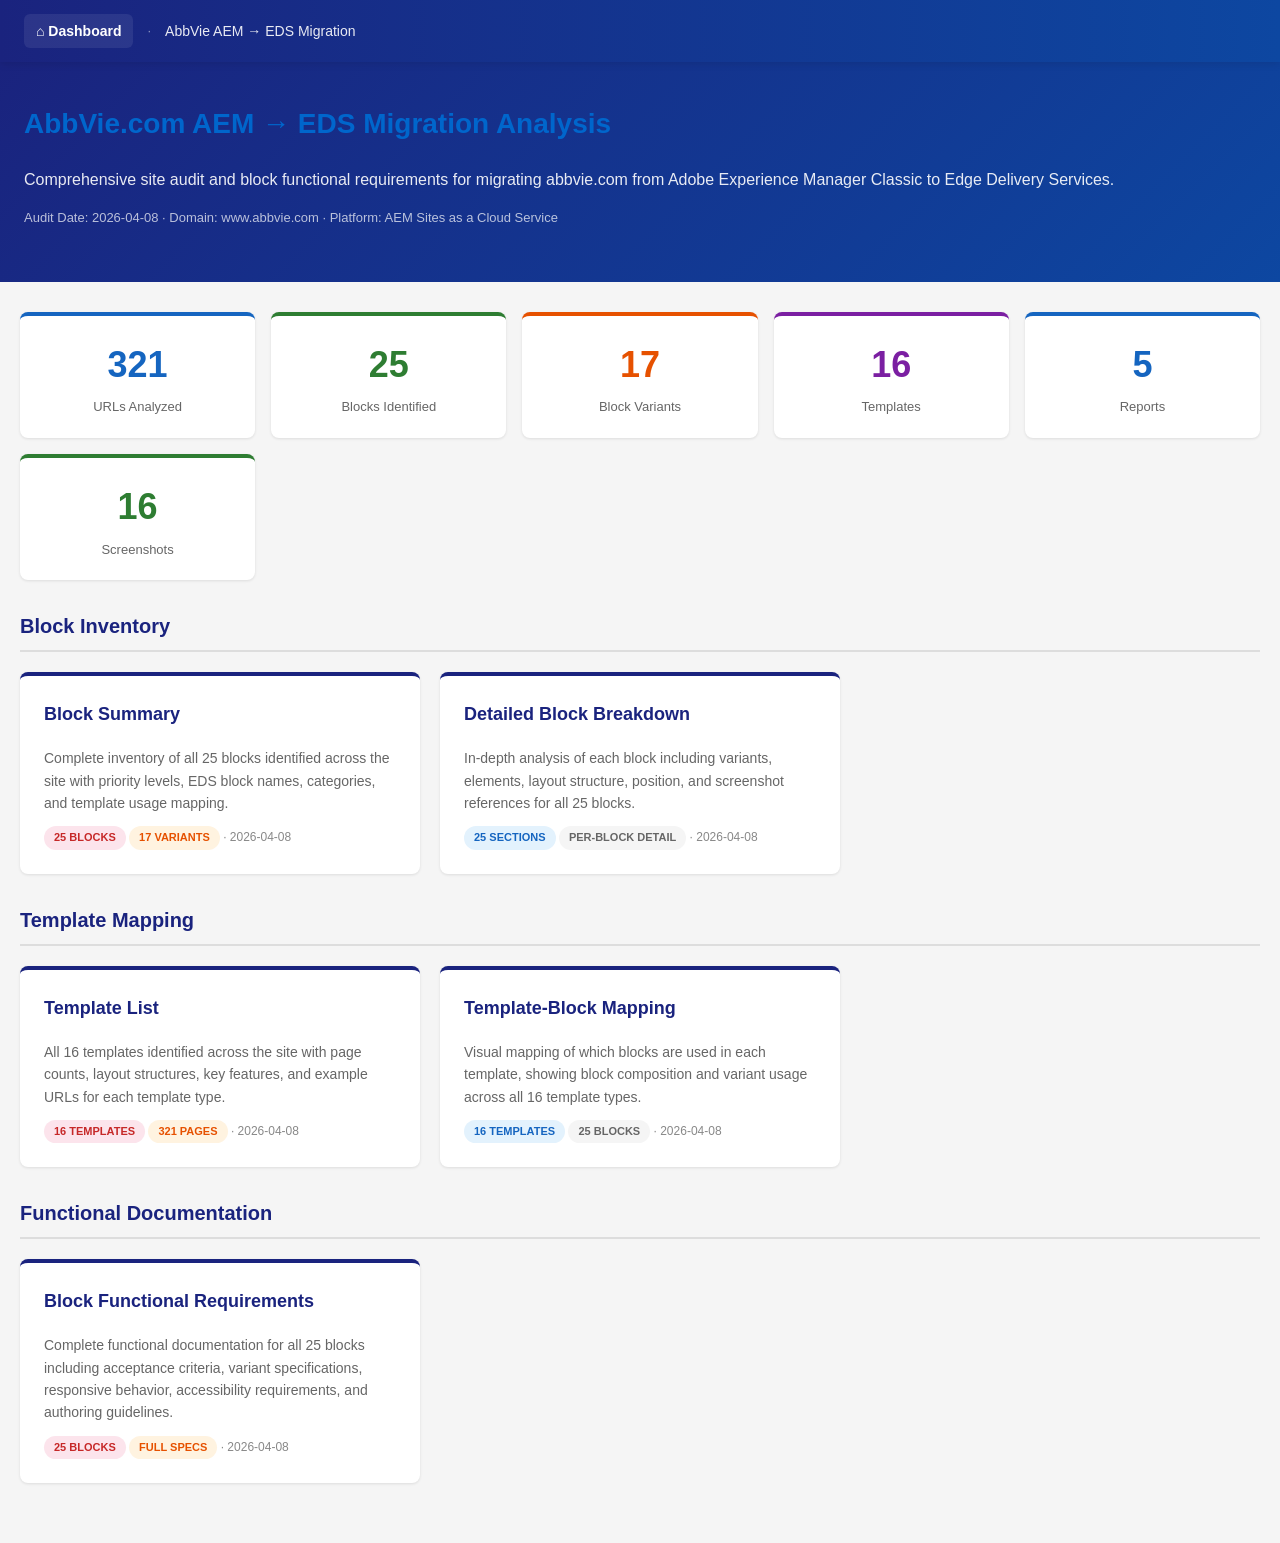
<file: audit/index.html>
<!DOCTYPE html>
<html lang="en">
<head>
<meta charset="UTF-8">
<meta name="viewport" content="width=device-width, initial-scale=1.0">
<title>AbbVie AEM to EDS Migration Analysis Dashboard</title>
<link rel="stylesheet" href="report-styles.css">
</head>
<body>

<nav class="top-nav">
  <div class="top-nav-inner">
    <a href="index.html">&#8962; Dashboard</a>
    <span class="sep">&middot;</span>
    <span class="project">AbbVie AEM &rarr; EDS Migration</span>
  </div>
</nav>

<div class="report-header">
  <div class="report-header-inner">
    <h1>AbbVie.com AEM &rarr; EDS Migration Analysis</h1>
    <p class="subtitle">Comprehensive site audit and block functional requirements for migrating abbvie.com from Adobe Experience Manager Classic to Edge Delivery Services.</p>
    <p class="meta">Audit Date: 2026-04-08 &middot; Domain: www.abbvie.com &middot; Platform: AEM Sites as a Cloud Service</p>
  </div>
</div>

<div class="container">

  <div class="stat-cards">
    <div class="stat-card blue">
      <div class="stat-value">321</div>
      <div class="stat-label">URLs Analyzed</div>
    </div>
    <div class="stat-card green">
      <div class="stat-value">25</div>
      <div class="stat-label">Blocks Identified</div>
    </div>
    <div class="stat-card orange">
      <div class="stat-value">17</div>
      <div class="stat-label">Block Variants</div>
    </div>
    <div class="stat-card purple">
      <div class="stat-value">16</div>
      <div class="stat-label">Templates</div>
    </div>
    <div class="stat-card blue">
      <div class="stat-value">5</div>
      <div class="stat-label">Reports</div>
    </div>
    <div class="stat-card green">
      <div class="stat-value">16</div>
      <div class="stat-label">Screenshots</div>
    </div>
  </div>

  <div class="category-section">
    <h2>Block Inventory</h2>
    <div class="cards-grid">
      <a class="card" href="report-1-block-summary.html" style="text-decoration:none">
        <h3>Block Summary</h3>
        <p>Complete inventory of all 25 blocks identified across the site with priority levels, EDS block names, categories, and template usage mapping.</p>
        <div class="card-meta">
          <span class="badge badge-p0">25 Blocks</span>
          <span class="badge badge-p1">17 Variants</span>
          &middot; 2026-04-08
        </div>
      </a>
      <a class="card" href="report-2-detailed-breakdown.html" style="text-decoration:none">
        <h3>Detailed Block Breakdown</h3>
        <p>In-depth analysis of each block including variants, elements, layout structure, position, and screenshot references for all 25 blocks.</p>
        <div class="card-meta">
          <span class="badge badge-p2">25 Sections</span>
          <span class="badge badge-p3">Per-Block Detail</span>
          &middot; 2026-04-08
        </div>
      </a>
    </div>
  </div>

  <div class="category-section">
    <h2>Template Mapping</h2>
    <div class="cards-grid">
      <a class="card" href="report-7-template-list.html" style="text-decoration:none">
        <h3>Template List</h3>
        <p>All 16 templates identified across the site with page counts, layout structures, key features, and example URLs for each template type.</p>
        <div class="card-meta">
          <span class="badge badge-p0">16 Templates</span>
          <span class="badge badge-p1">321 Pages</span>
          &middot; 2026-04-08
        </div>
      </a>
      <a class="card" href="report-8-template-block-mapping.html" style="text-decoration:none">
        <h3>Template-Block Mapping</h3>
        <p>Visual mapping of which blocks are used in each template, showing block composition and variant usage across all 16 template types.</p>
        <div class="card-meta">
          <span class="badge badge-p2">16 Templates</span>
          <span class="badge badge-p3">25 Blocks</span>
          &middot; 2026-04-08
        </div>
      </a>
    </div>
  </div>

  <div class="category-section">
    <h2>Functional Documentation</h2>
    <div class="cards-grid">
      <a class="card" href="report-10-block-functional-docs.html" style="text-decoration:none">
        <h3>Block Functional Requirements</h3>
        <p>Complete functional documentation for all 25 blocks including acceptance criteria, variant specifications, responsive behavior, accessibility requirements, and authoring guidelines.</p>
        <div class="card-meta">
          <span class="badge badge-p0">25 Blocks</span>
          <span class="badge badge-p1">Full Specs</span>
          &middot; 2026-04-08
        </div>
      </a>
    </div>
  </div>

</div>

</body>
</html>
</file>
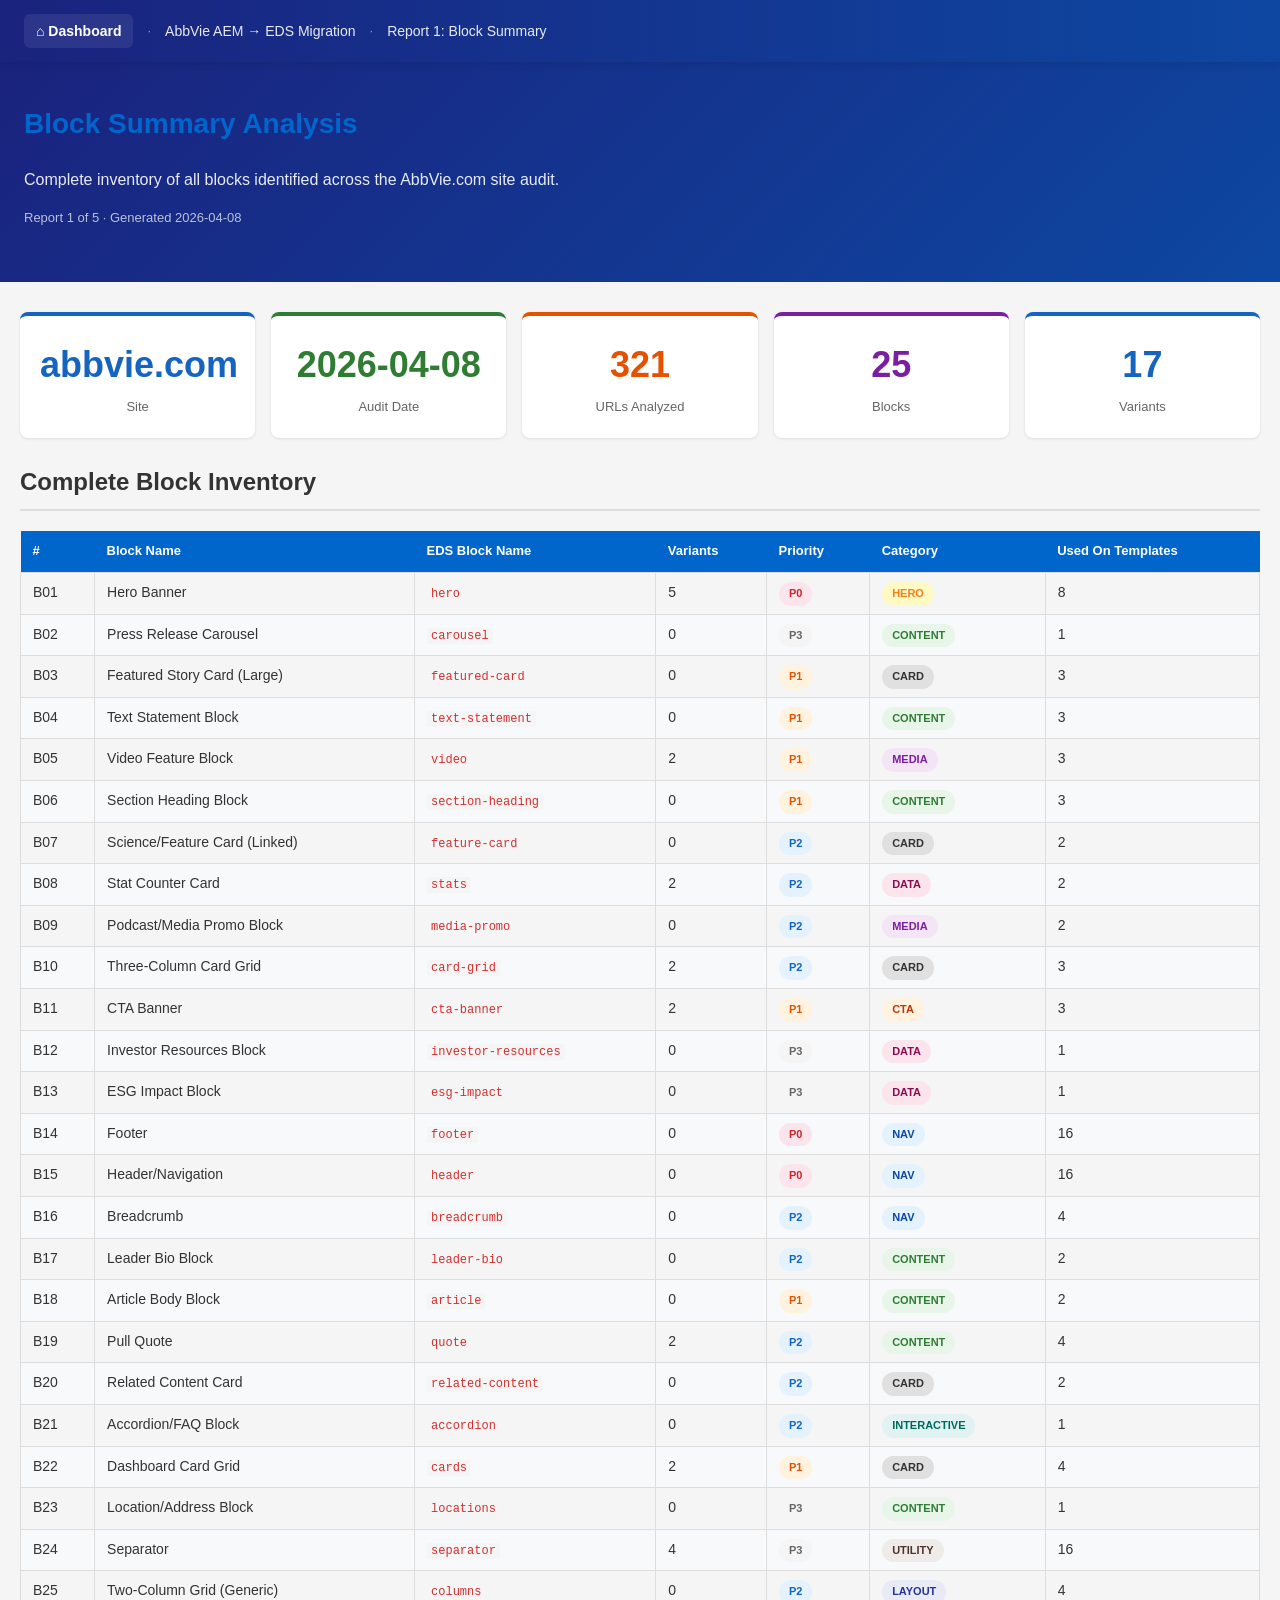
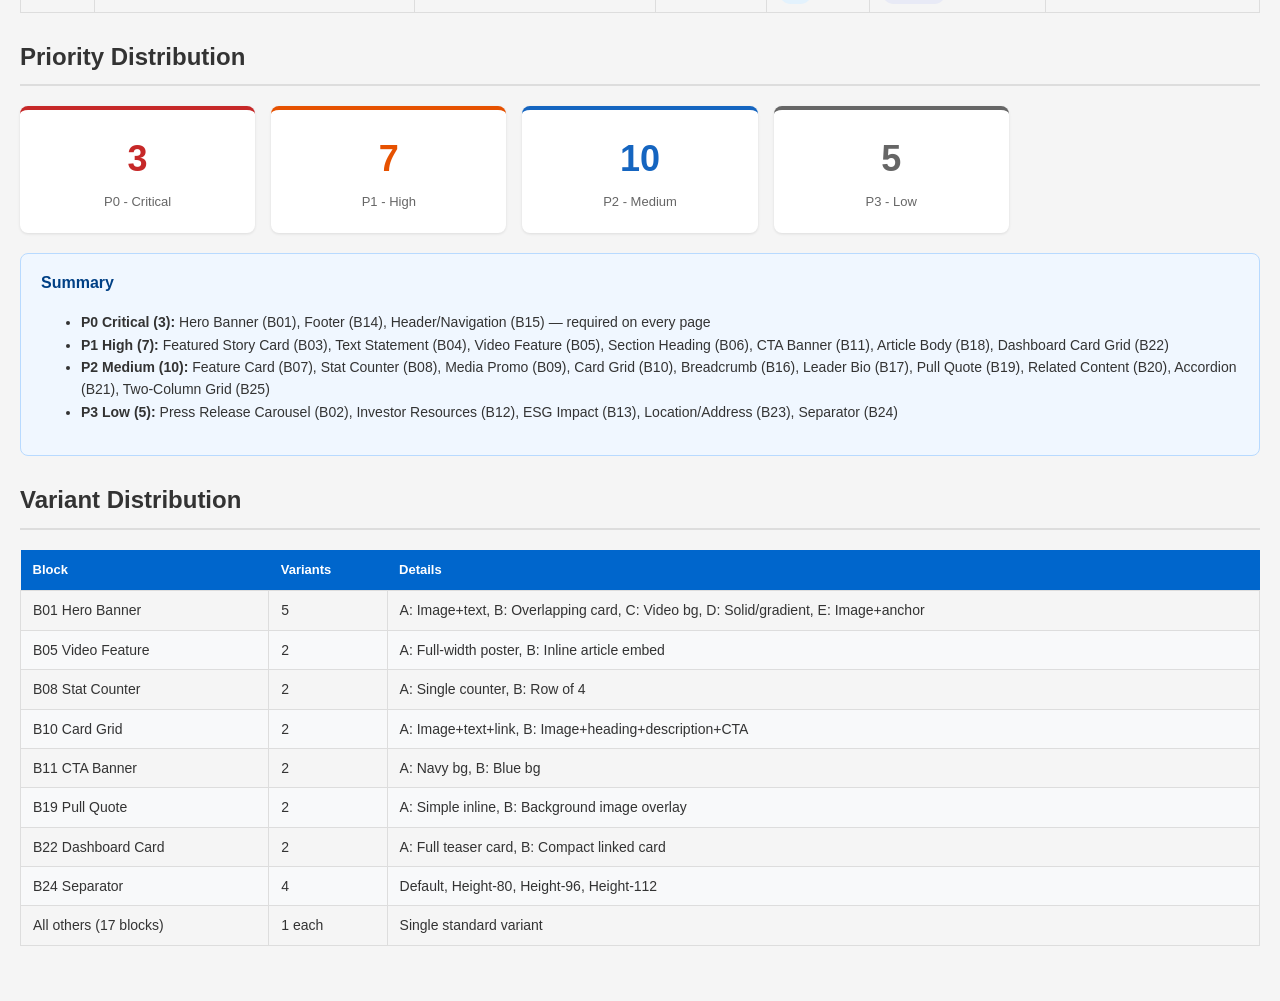
<file: audit/report-1-block-summary.html>
<!DOCTYPE html>
<html lang="en">
<head>
<meta charset="UTF-8">
<meta name="viewport" content="width=device-width, initial-scale=1.0">
<title>Report 1: Block Summary Analysis - AbbVie Migration</title>
<link rel="stylesheet" href="report-styles.css">
</head>
<body>

<nav class="top-nav">
  <div class="top-nav-inner">
    <a href="index.html">&#8962; Dashboard</a>
    <span class="sep">&middot;</span>
    <span class="project">AbbVie AEM &rarr; EDS Migration</span>
    <span class="sep">&middot;</span>
    <span class="project">Report 1: Block Summary</span>
  </div>
</nav>

<div class="report-header">
  <div class="report-header-inner">
    <h1>Block Summary Analysis</h1>
    <p class="subtitle">Complete inventory of all blocks identified across the AbbVie.com site audit.</p>
    <p class="meta">Report 1 of 5 &middot; Generated 2026-04-08</p>
  </div>
</div>

<div class="container">

  <div class="stat-cards">
    <div class="stat-card blue">
      <div class="stat-value">abbvie.com</div>
      <div class="stat-label">Site</div>
    </div>
    <div class="stat-card green">
      <div class="stat-value">2026-04-08</div>
      <div class="stat-label">Audit Date</div>
    </div>
    <div class="stat-card orange">
      <div class="stat-value">321</div>
      <div class="stat-label">URLs Analyzed</div>
    </div>
    <div class="stat-card purple">
      <div class="stat-value">25</div>
      <div class="stat-label">Blocks</div>
    </div>
    <div class="stat-card blue">
      <div class="stat-value">17</div>
      <div class="stat-label">Variants</div>
    </div>
  </div>

  <h2>Complete Block Inventory</h2>

  <table>
    <thead>
      <tr>
        <th>#</th>
        <th>Block Name</th>
        <th>EDS Block Name</th>
        <th>Variants</th>
        <th>Priority</th>
        <th>Category</th>
        <th>Used On Templates</th>
      </tr>
    </thead>
    <tbody>
      <tr>
        <td>B01</td>
        <td>Hero Banner</td>
        <td><code>hero</code></td>
        <td>5</td>
        <td><span class="badge badge-p0">P0</span></td>
        <td><span class="badge badge-hero">Hero</span></td>
        <td>8</td>
      </tr>
      <tr>
        <td>B02</td>
        <td>Press Release Carousel</td>
        <td><code>carousel</code></td>
        <td>0</td>
        <td><span class="badge badge-p3">P3</span></td>
        <td><span class="badge badge-content">Content</span></td>
        <td>1</td>
      </tr>
      <tr>
        <td>B03</td>
        <td>Featured Story Card (Large)</td>
        <td><code>featured-card</code></td>
        <td>0</td>
        <td><span class="badge badge-p1">P1</span></td>
        <td><span class="badge badge-card">Card</span></td>
        <td>3</td>
      </tr>
      <tr>
        <td>B04</td>
        <td>Text Statement Block</td>
        <td><code>text-statement</code></td>
        <td>0</td>
        <td><span class="badge badge-p1">P1</span></td>
        <td><span class="badge badge-content">Content</span></td>
        <td>3</td>
      </tr>
      <tr>
        <td>B05</td>
        <td>Video Feature Block</td>
        <td><code>video</code></td>
        <td>2</td>
        <td><span class="badge badge-p1">P1</span></td>
        <td><span class="badge badge-media">Media</span></td>
        <td>3</td>
      </tr>
      <tr>
        <td>B06</td>
        <td>Section Heading Block</td>
        <td><code>section-heading</code></td>
        <td>0</td>
        <td><span class="badge badge-p1">P1</span></td>
        <td><span class="badge badge-content">Content</span></td>
        <td>3</td>
      </tr>
      <tr>
        <td>B07</td>
        <td>Science/Feature Card (Linked)</td>
        <td><code>feature-card</code></td>
        <td>0</td>
        <td><span class="badge badge-p2">P2</span></td>
        <td><span class="badge badge-card">Card</span></td>
        <td>2</td>
      </tr>
      <tr>
        <td>B08</td>
        <td>Stat Counter Card</td>
        <td><code>stats</code></td>
        <td>2</td>
        <td><span class="badge badge-p2">P2</span></td>
        <td><span class="badge badge-data">Data</span></td>
        <td>2</td>
      </tr>
      <tr>
        <td>B09</td>
        <td>Podcast/Media Promo Block</td>
        <td><code>media-promo</code></td>
        <td>0</td>
        <td><span class="badge badge-p2">P2</span></td>
        <td><span class="badge badge-media">Media</span></td>
        <td>2</td>
      </tr>
      <tr>
        <td>B10</td>
        <td>Three-Column Card Grid</td>
        <td><code>card-grid</code></td>
        <td>2</td>
        <td><span class="badge badge-p2">P2</span></td>
        <td><span class="badge badge-card">Card</span></td>
        <td>3</td>
      </tr>
      <tr>
        <td>B11</td>
        <td>CTA Banner</td>
        <td><code>cta-banner</code></td>
        <td>2</td>
        <td><span class="badge badge-p1">P1</span></td>
        <td><span class="badge badge-cta">CTA</span></td>
        <td>3</td>
      </tr>
      <tr>
        <td>B12</td>
        <td>Investor Resources Block</td>
        <td><code>investor-resources</code></td>
        <td>0</td>
        <td><span class="badge badge-p3">P3</span></td>
        <td><span class="badge badge-data">Data</span></td>
        <td>1</td>
      </tr>
      <tr>
        <td>B13</td>
        <td>ESG Impact Block</td>
        <td><code>esg-impact</code></td>
        <td>0</td>
        <td><span class="badge badge-p3">P3</span></td>
        <td><span class="badge badge-data">Data</span></td>
        <td>1</td>
      </tr>
      <tr>
        <td>B14</td>
        <td>Footer</td>
        <td><code>footer</code></td>
        <td>0</td>
        <td><span class="badge badge-p0">P0</span></td>
        <td><span class="badge badge-nav">Nav</span></td>
        <td>16</td>
      </tr>
      <tr>
        <td>B15</td>
        <td>Header/Navigation</td>
        <td><code>header</code></td>
        <td>0</td>
        <td><span class="badge badge-p0">P0</span></td>
        <td><span class="badge badge-nav">Nav</span></td>
        <td>16</td>
      </tr>
      <tr>
        <td>B16</td>
        <td>Breadcrumb</td>
        <td><code>breadcrumb</code></td>
        <td>0</td>
        <td><span class="badge badge-p2">P2</span></td>
        <td><span class="badge badge-nav">Nav</span></td>
        <td>4</td>
      </tr>
      <tr>
        <td>B17</td>
        <td>Leader Bio Block</td>
        <td><code>leader-bio</code></td>
        <td>0</td>
        <td><span class="badge badge-p2">P2</span></td>
        <td><span class="badge badge-content">Content</span></td>
        <td>2</td>
      </tr>
      <tr>
        <td>B18</td>
        <td>Article Body Block</td>
        <td><code>article</code></td>
        <td>0</td>
        <td><span class="badge badge-p1">P1</span></td>
        <td><span class="badge badge-content">Content</span></td>
        <td>2</td>
      </tr>
      <tr>
        <td>B19</td>
        <td>Pull Quote</td>
        <td><code>quote</code></td>
        <td>2</td>
        <td><span class="badge badge-p2">P2</span></td>
        <td><span class="badge badge-content">Content</span></td>
        <td>4</td>
      </tr>
      <tr>
        <td>B20</td>
        <td>Related Content Card</td>
        <td><code>related-content</code></td>
        <td>0</td>
        <td><span class="badge badge-p2">P2</span></td>
        <td><span class="badge badge-card">Card</span></td>
        <td>2</td>
      </tr>
      <tr>
        <td>B21</td>
        <td>Accordion/FAQ Block</td>
        <td><code>accordion</code></td>
        <td>0</td>
        <td><span class="badge badge-p2">P2</span></td>
        <td><span class="badge badge-interactive">Interactive</span></td>
        <td>1</td>
      </tr>
      <tr>
        <td>B22</td>
        <td>Dashboard Card Grid</td>
        <td><code>cards</code></td>
        <td>2</td>
        <td><span class="badge badge-p1">P1</span></td>
        <td><span class="badge badge-card">Card</span></td>
        <td>4</td>
      </tr>
      <tr>
        <td>B23</td>
        <td>Location/Address Block</td>
        <td><code>locations</code></td>
        <td>0</td>
        <td><span class="badge badge-p3">P3</span></td>
        <td><span class="badge badge-content">Content</span></td>
        <td>1</td>
      </tr>
      <tr>
        <td>B24</td>
        <td>Separator</td>
        <td><code>separator</code></td>
        <td>4</td>
        <td><span class="badge badge-p3">P3</span></td>
        <td><span class="badge badge-utility">Utility</span></td>
        <td>16</td>
      </tr>
      <tr>
        <td>B25</td>
        <td>Two-Column Grid (Generic)</td>
        <td><code>columns</code></td>
        <td>0</td>
        <td><span class="badge badge-p2">P2</span></td>
        <td><span class="badge badge-layout">Layout</span></td>
        <td>4</td>
      </tr>
    </tbody>
  </table>

  <h2>Priority Distribution</h2>

  <div class="stat-cards">
    <div class="stat-card" style="border-top:4px solid #c62828">
      <div class="stat-value" style="color:#c62828">3</div>
      <div class="stat-label">P0 - Critical</div>
    </div>
    <div class="stat-card" style="border-top:4px solid #e65100">
      <div class="stat-value" style="color:#e65100">7</div>
      <div class="stat-label">P1 - High</div>
    </div>
    <div class="stat-card" style="border-top:4px solid #1565c0">
      <div class="stat-value" style="color:#1565c0">10</div>
      <div class="stat-label">P2 - Medium</div>
    </div>
    <div class="stat-card" style="border-top:4px solid #666">
      <div class="stat-value" style="color:#666">5</div>
      <div class="stat-label">P3 - Low</div>
    </div>
  </div>

  <div class="summary-box">
    <h3>Summary</h3>
    <ul>
      <li><strong>P0 Critical (3):</strong> Hero Banner (B01), Footer (B14), Header/Navigation (B15) &mdash; required on every page</li>
      <li><strong>P1 High (7):</strong> Featured Story Card (B03), Text Statement (B04), Video Feature (B05), Section Heading (B06), CTA Banner (B11), Article Body (B18), Dashboard Card Grid (B22)</li>
      <li><strong>P2 Medium (10):</strong> Feature Card (B07), Stat Counter (B08), Media Promo (B09), Card Grid (B10), Breadcrumb (B16), Leader Bio (B17), Pull Quote (B19), Related Content (B20), Accordion (B21), Two-Column Grid (B25)</li>
      <li><strong>P3 Low (5):</strong> Press Release Carousel (B02), Investor Resources (B12), ESG Impact (B13), Location/Address (B23), Separator (B24)</li>
    </ul>
  </div>

  <h2>Variant Distribution</h2>

  <table>
    <thead>
      <tr>
        <th>Block</th>
        <th>Variants</th>
        <th>Details</th>
      </tr>
    </thead>
    <tbody>
      <tr>
        <td>B01 Hero Banner</td>
        <td>5</td>
        <td>A: Image+text, B: Overlapping card, C: Video bg, D: Solid/gradient, E: Image+anchor</td>
      </tr>
      <tr>
        <td>B05 Video Feature</td>
        <td>2</td>
        <td>A: Full-width poster, B: Inline article embed</td>
      </tr>
      <tr>
        <td>B08 Stat Counter</td>
        <td>2</td>
        <td>A: Single counter, B: Row of 4</td>
      </tr>
      <tr>
        <td>B10 Card Grid</td>
        <td>2</td>
        <td>A: Image+text+link, B: Image+heading+description+CTA</td>
      </tr>
      <tr>
        <td>B11 CTA Banner</td>
        <td>2</td>
        <td>A: Navy bg, B: Blue bg</td>
      </tr>
      <tr>
        <td>B19 Pull Quote</td>
        <td>2</td>
        <td>A: Simple inline, B: Background image overlay</td>
      </tr>
      <tr>
        <td>B22 Dashboard Card</td>
        <td>2</td>
        <td>A: Full teaser card, B: Compact linked card</td>
      </tr>
      <tr>
        <td>B24 Separator</td>
        <td>4</td>
        <td>Default, Height-80, Height-96, Height-112</td>
      </tr>
      <tr>
        <td>All others (17 blocks)</td>
        <td>1 each</td>
        <td>Single standard variant</td>
      </tr>
    </tbody>
  </table>

</div>

</body>
</html>
</file>
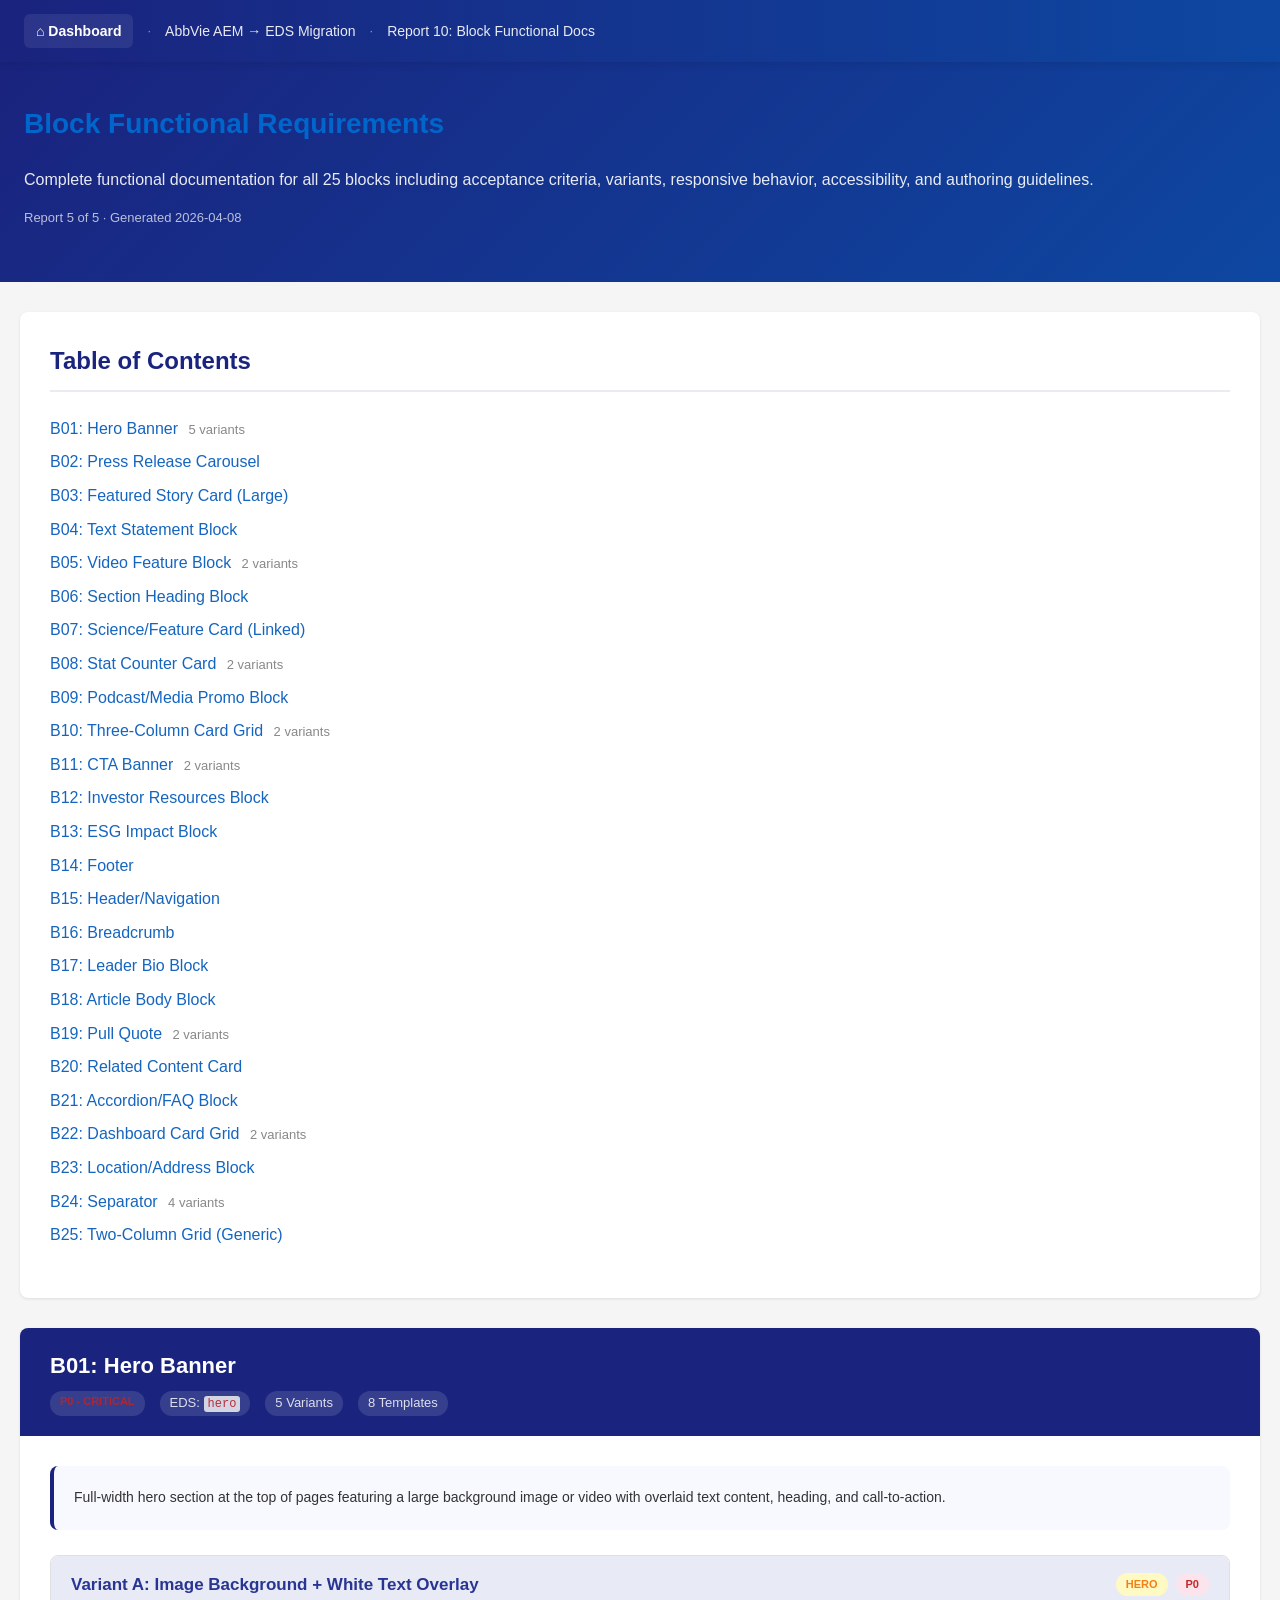
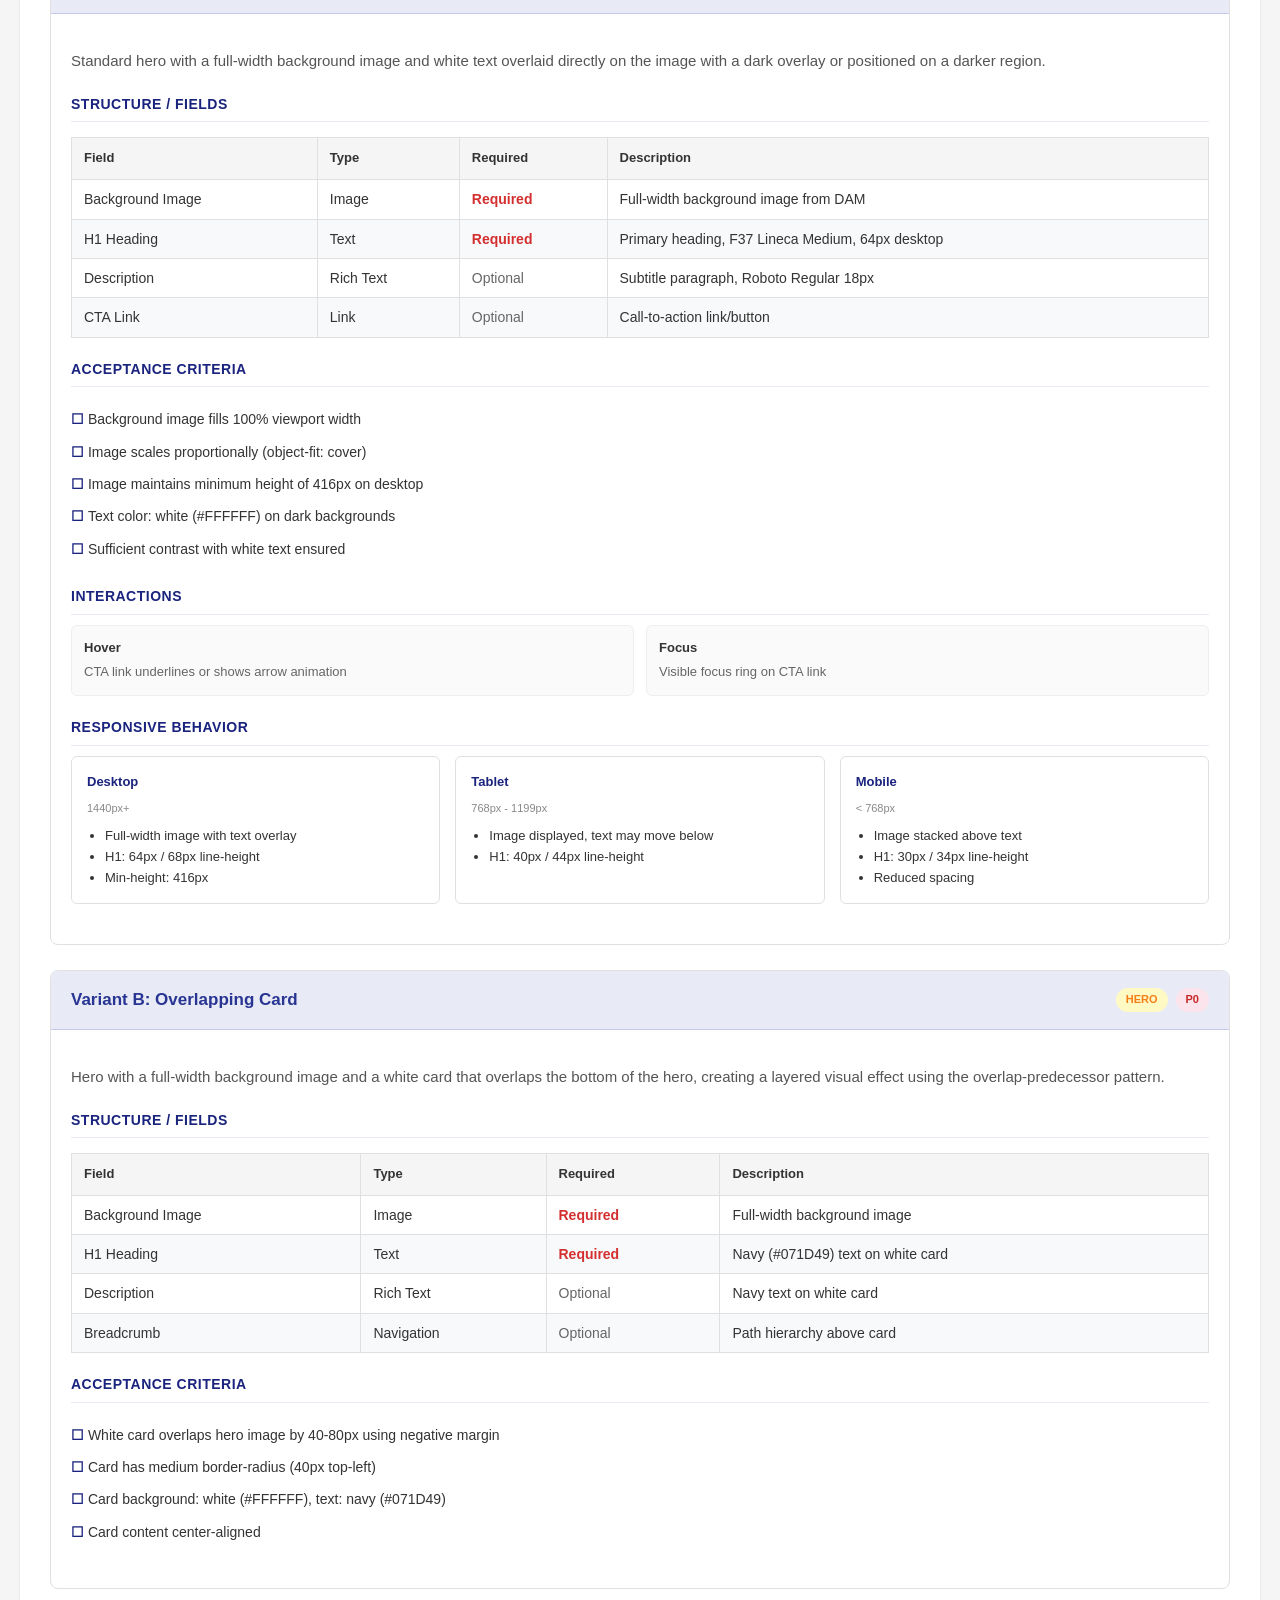
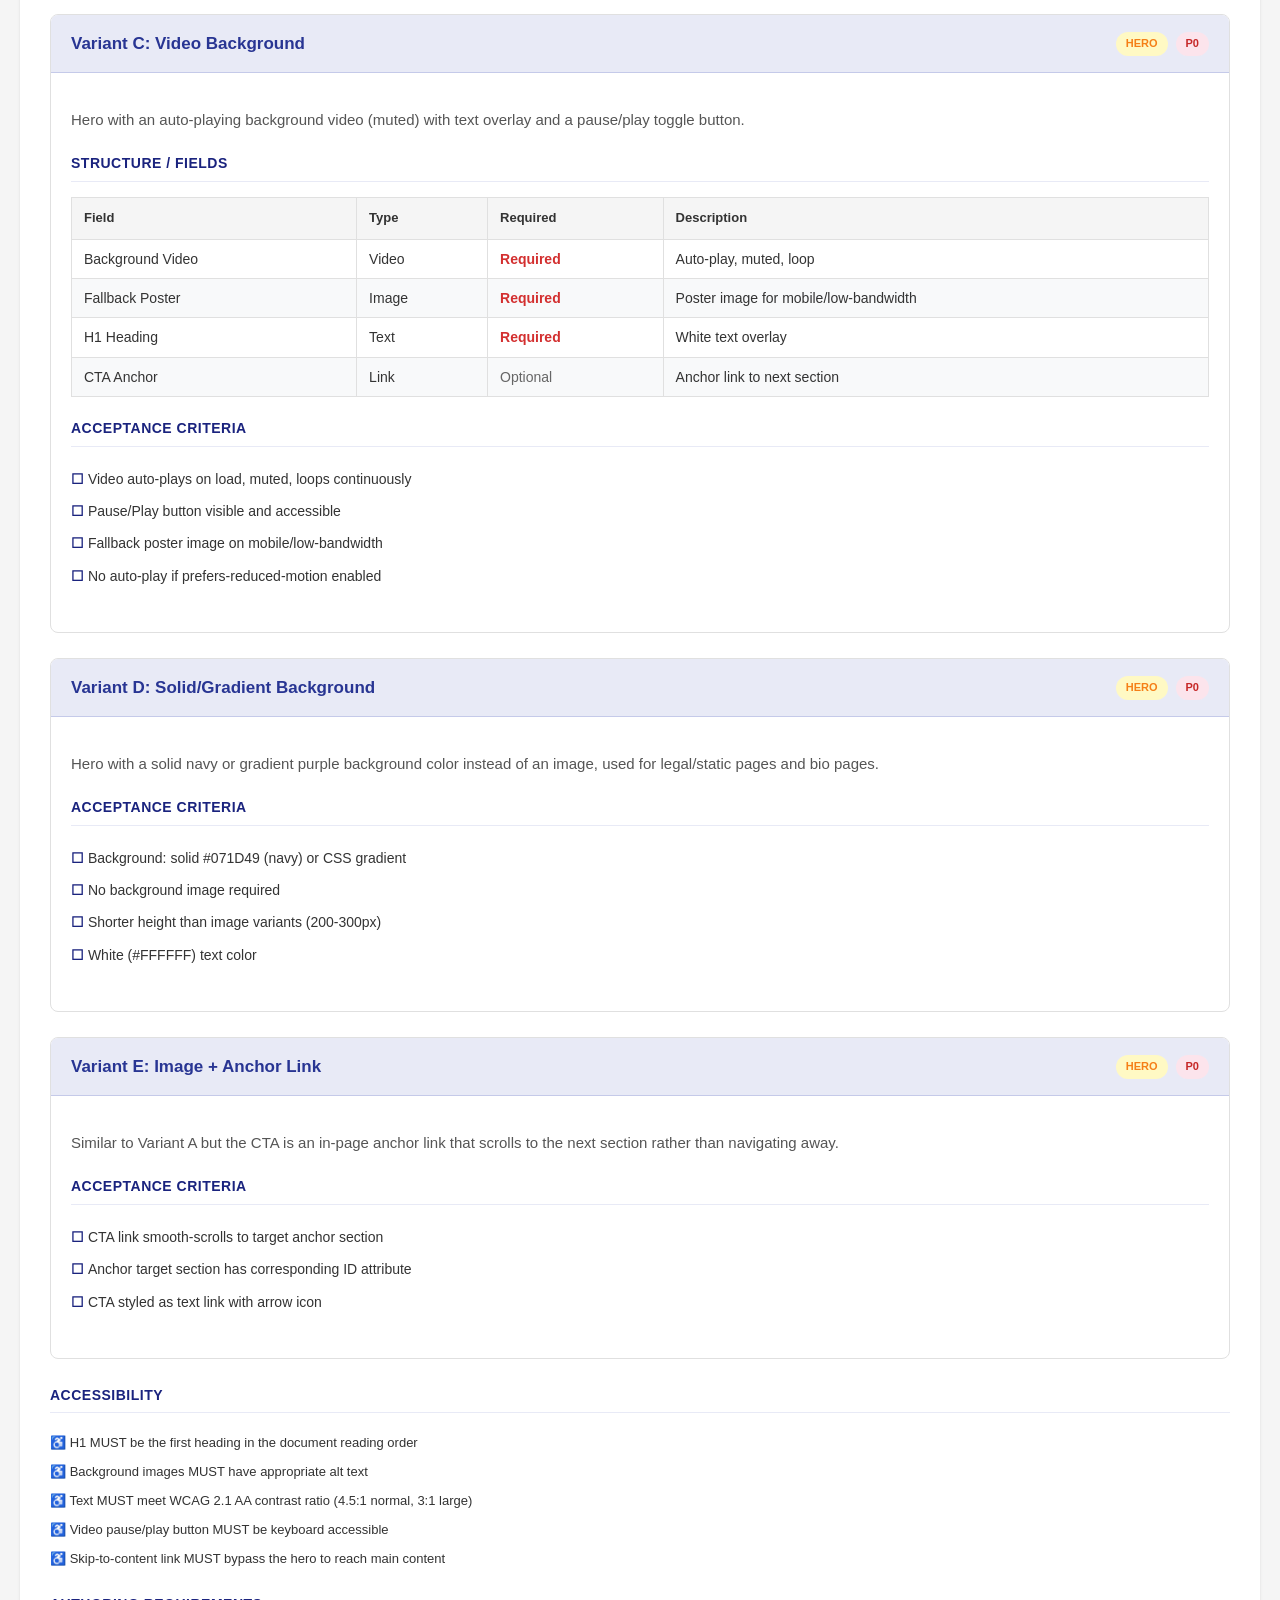
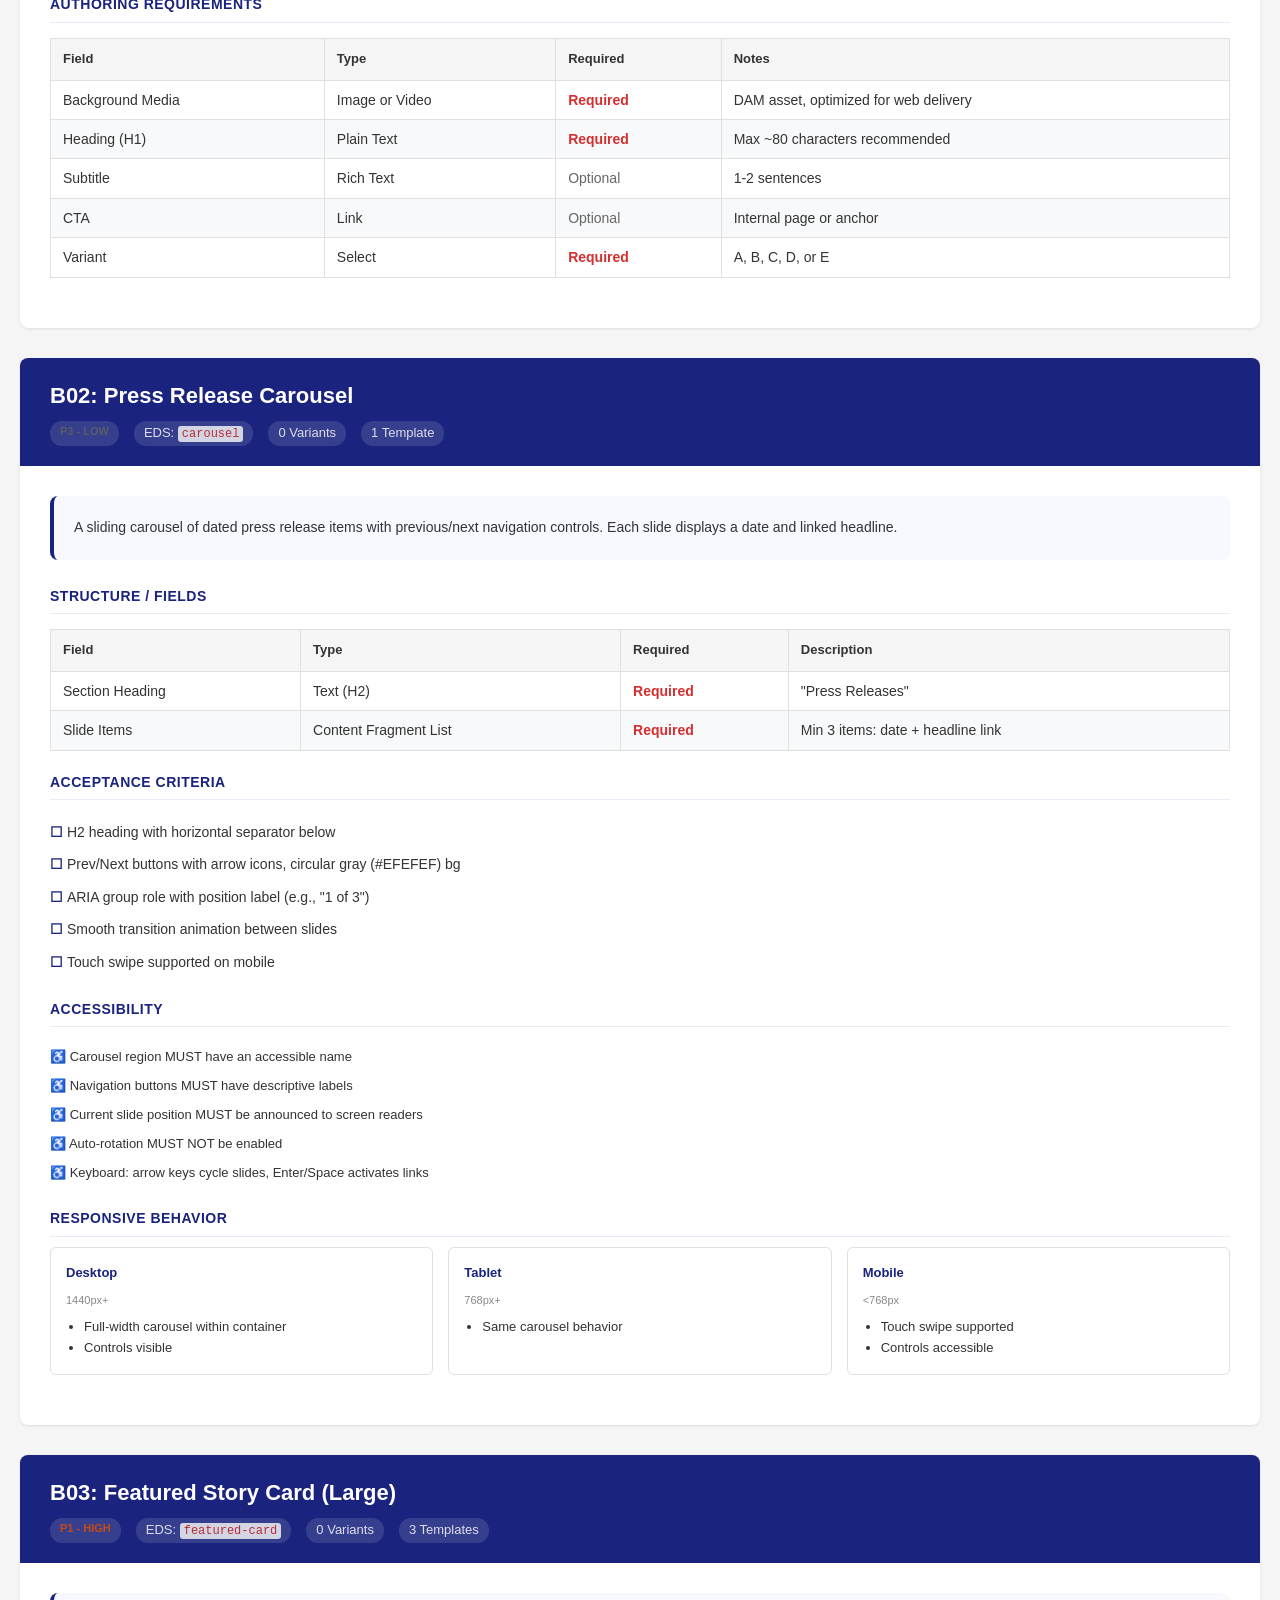
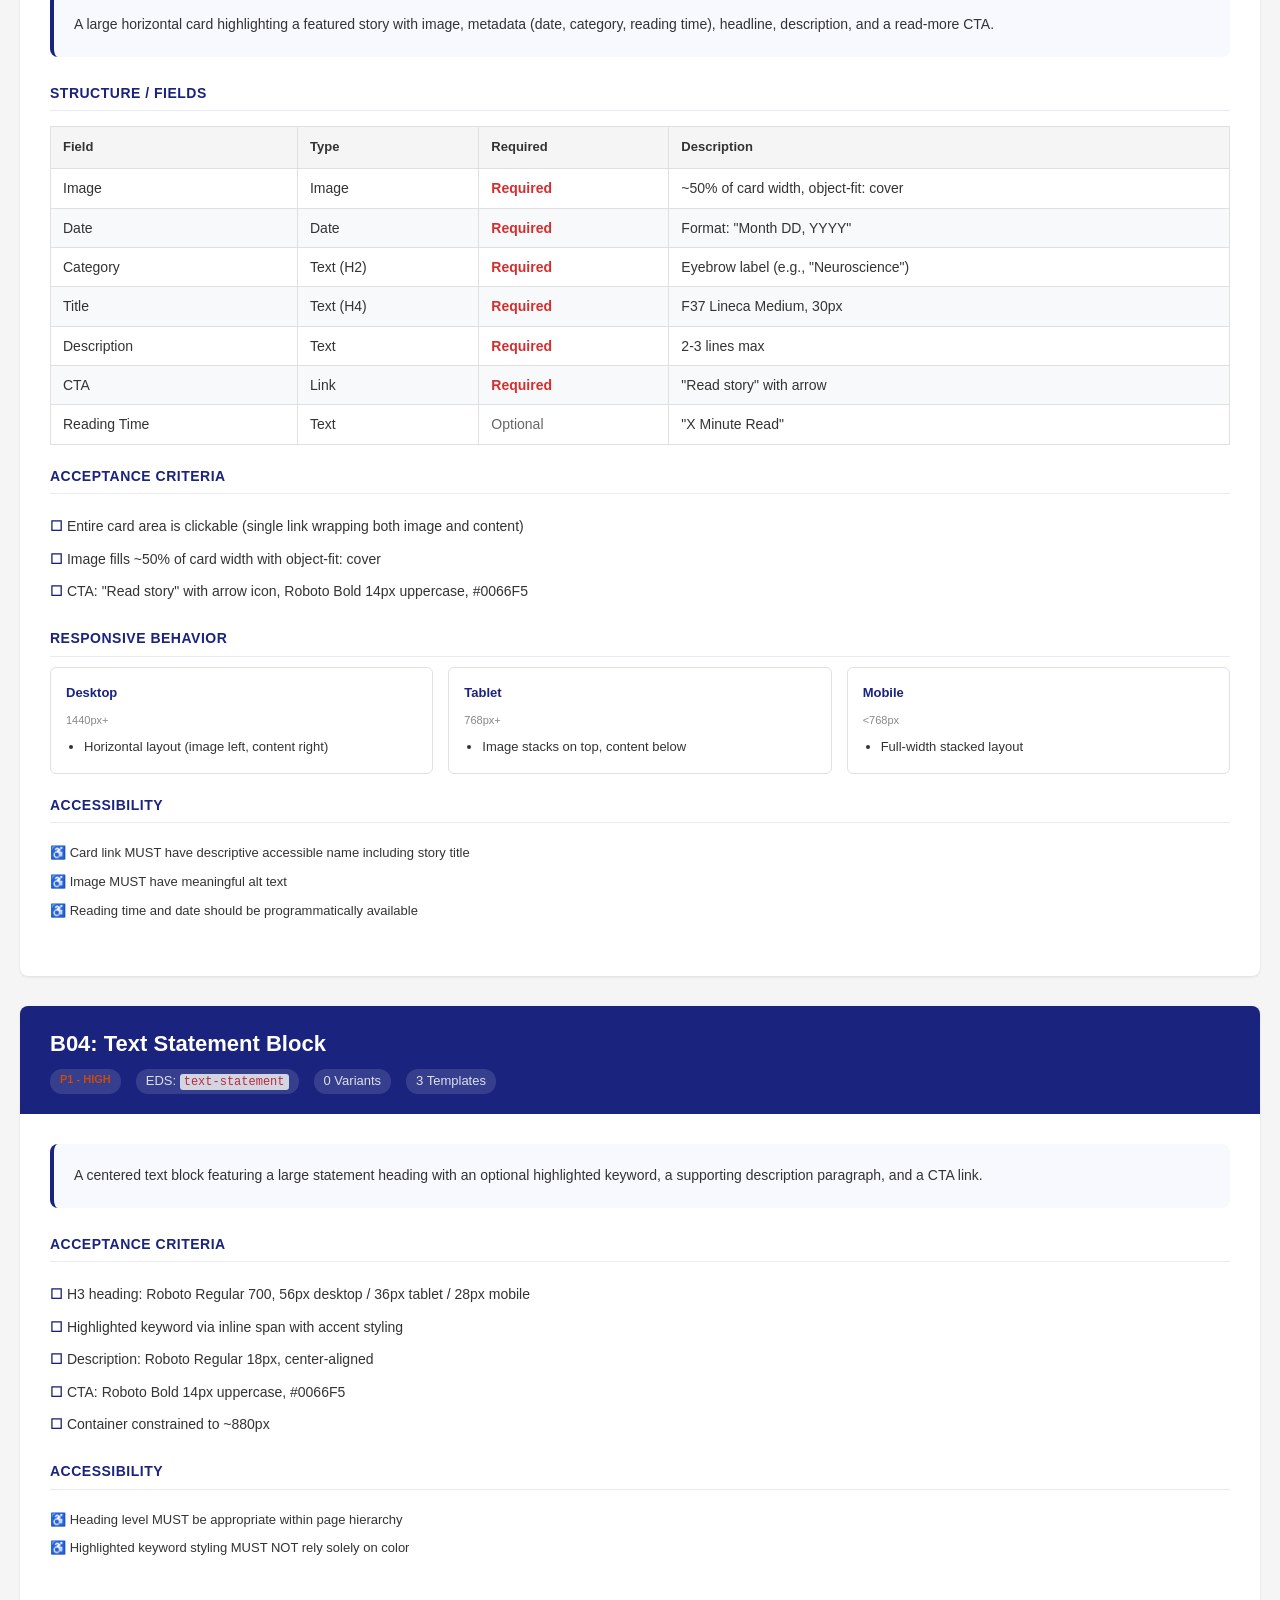
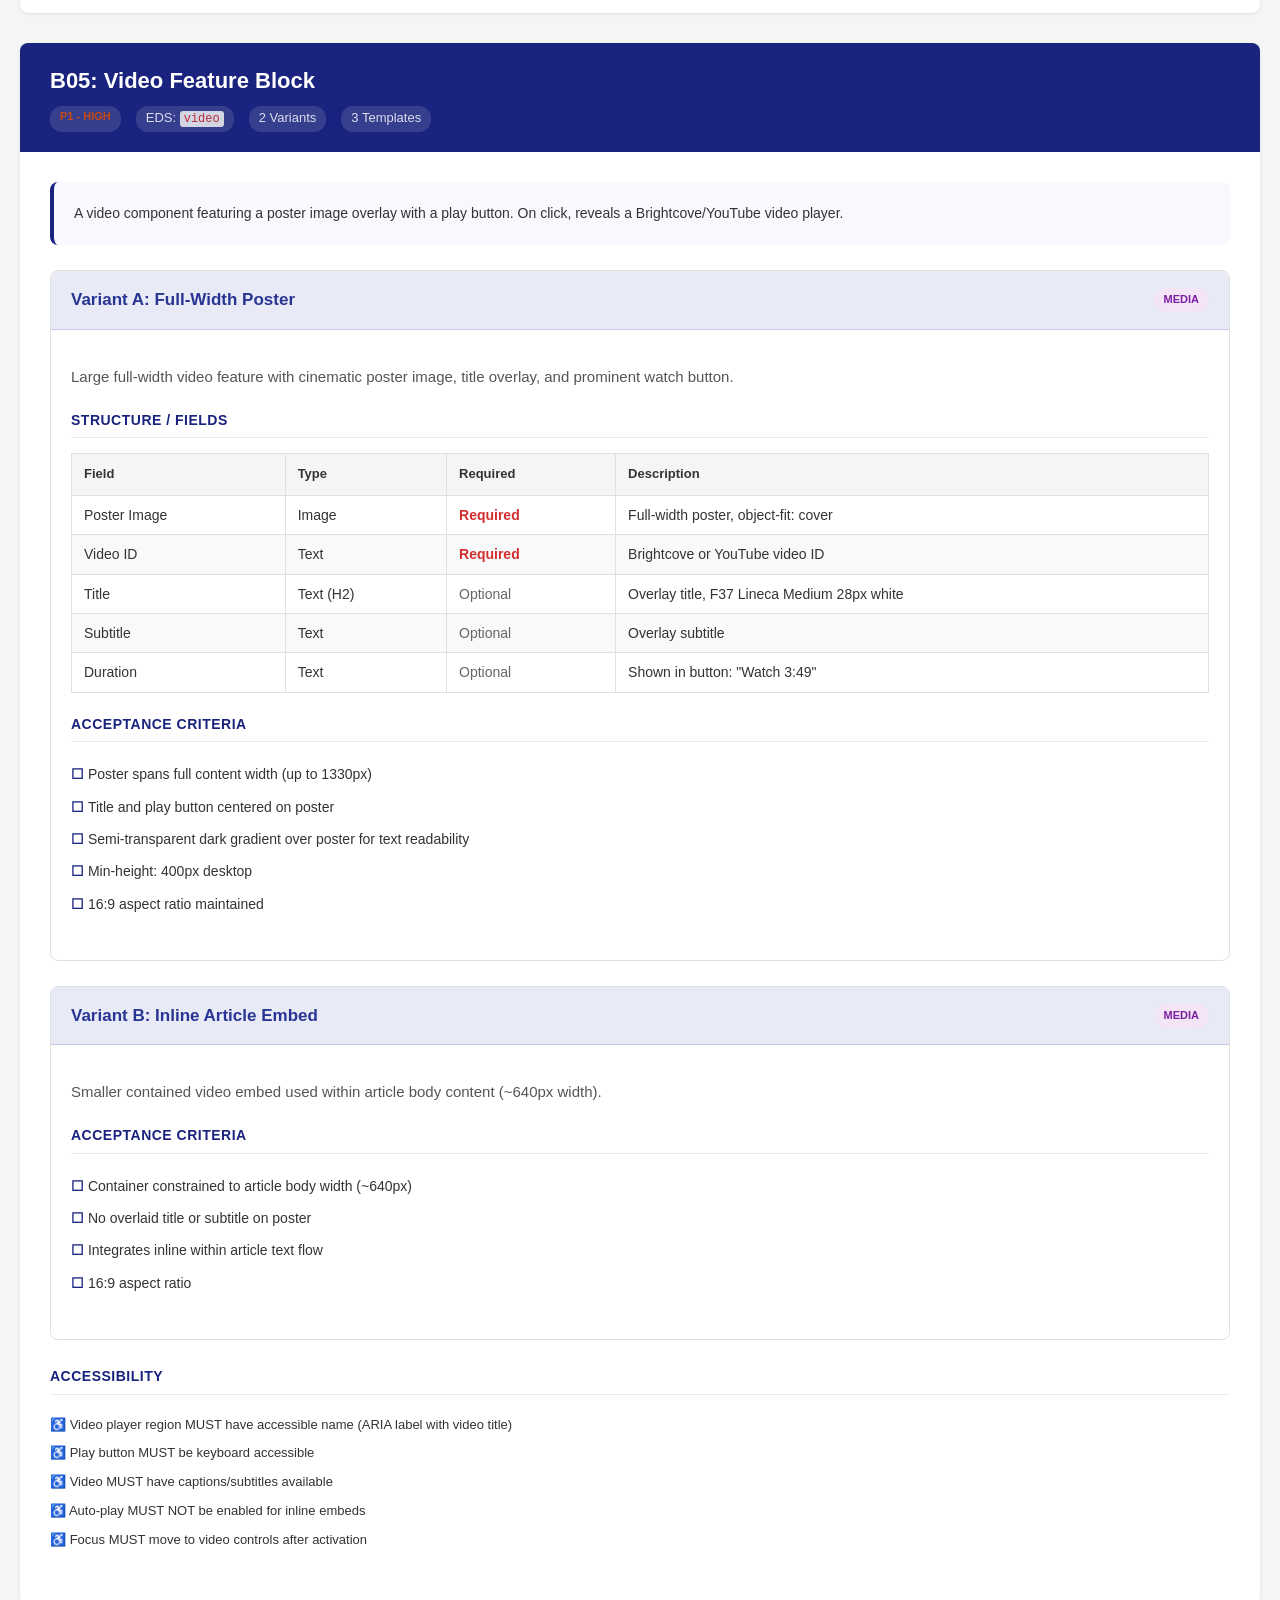
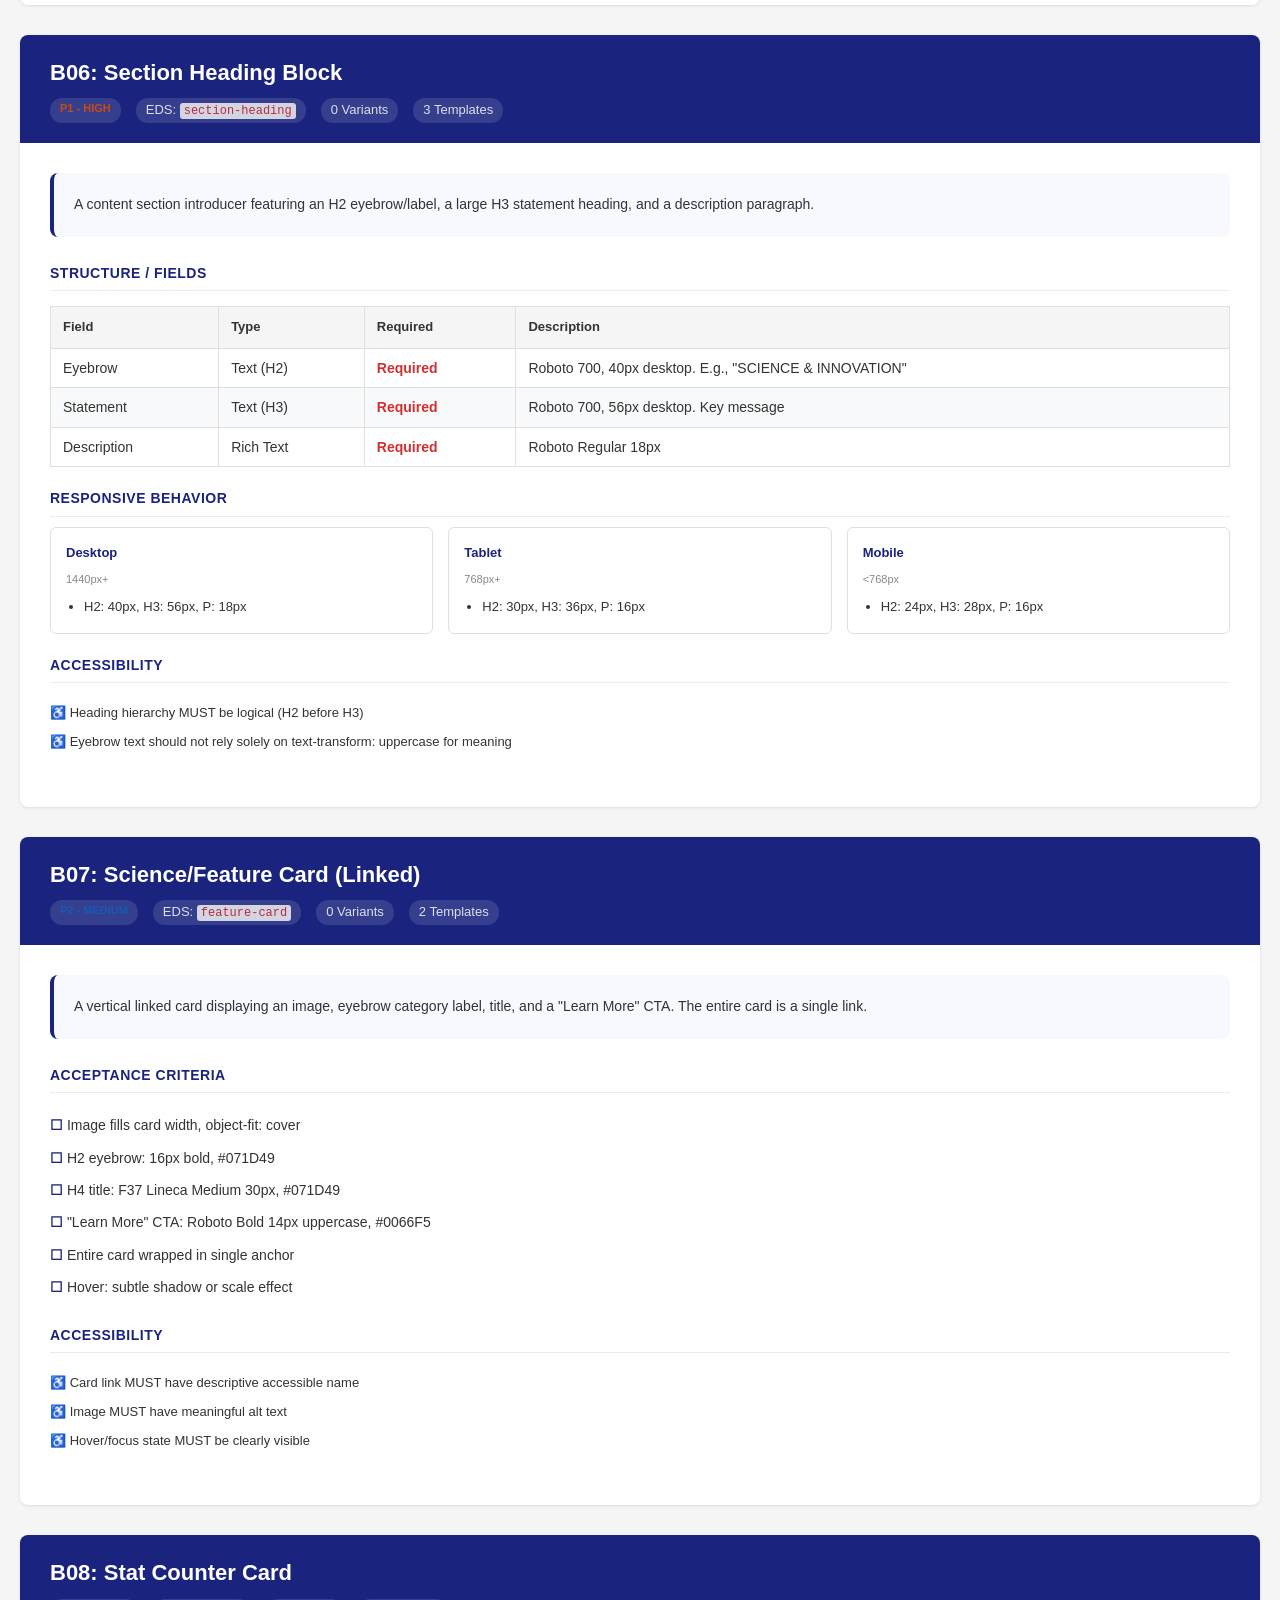
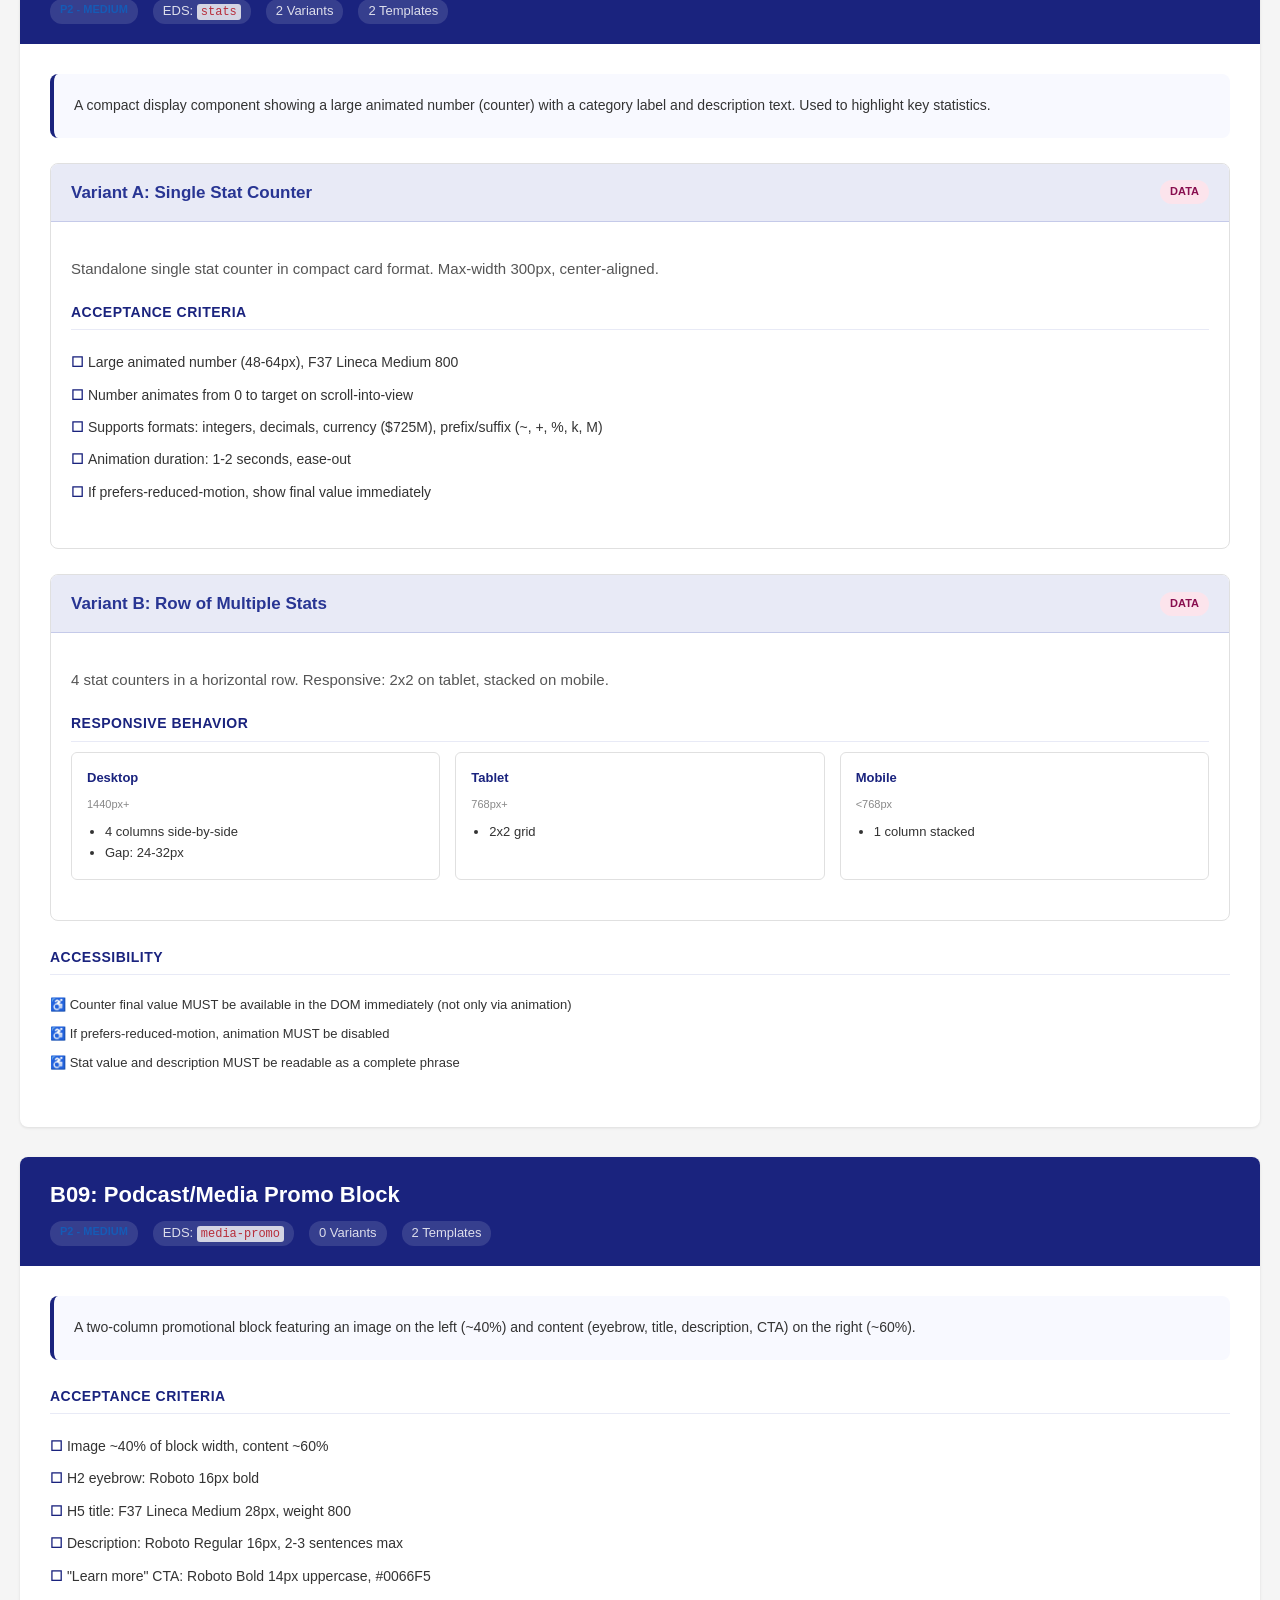
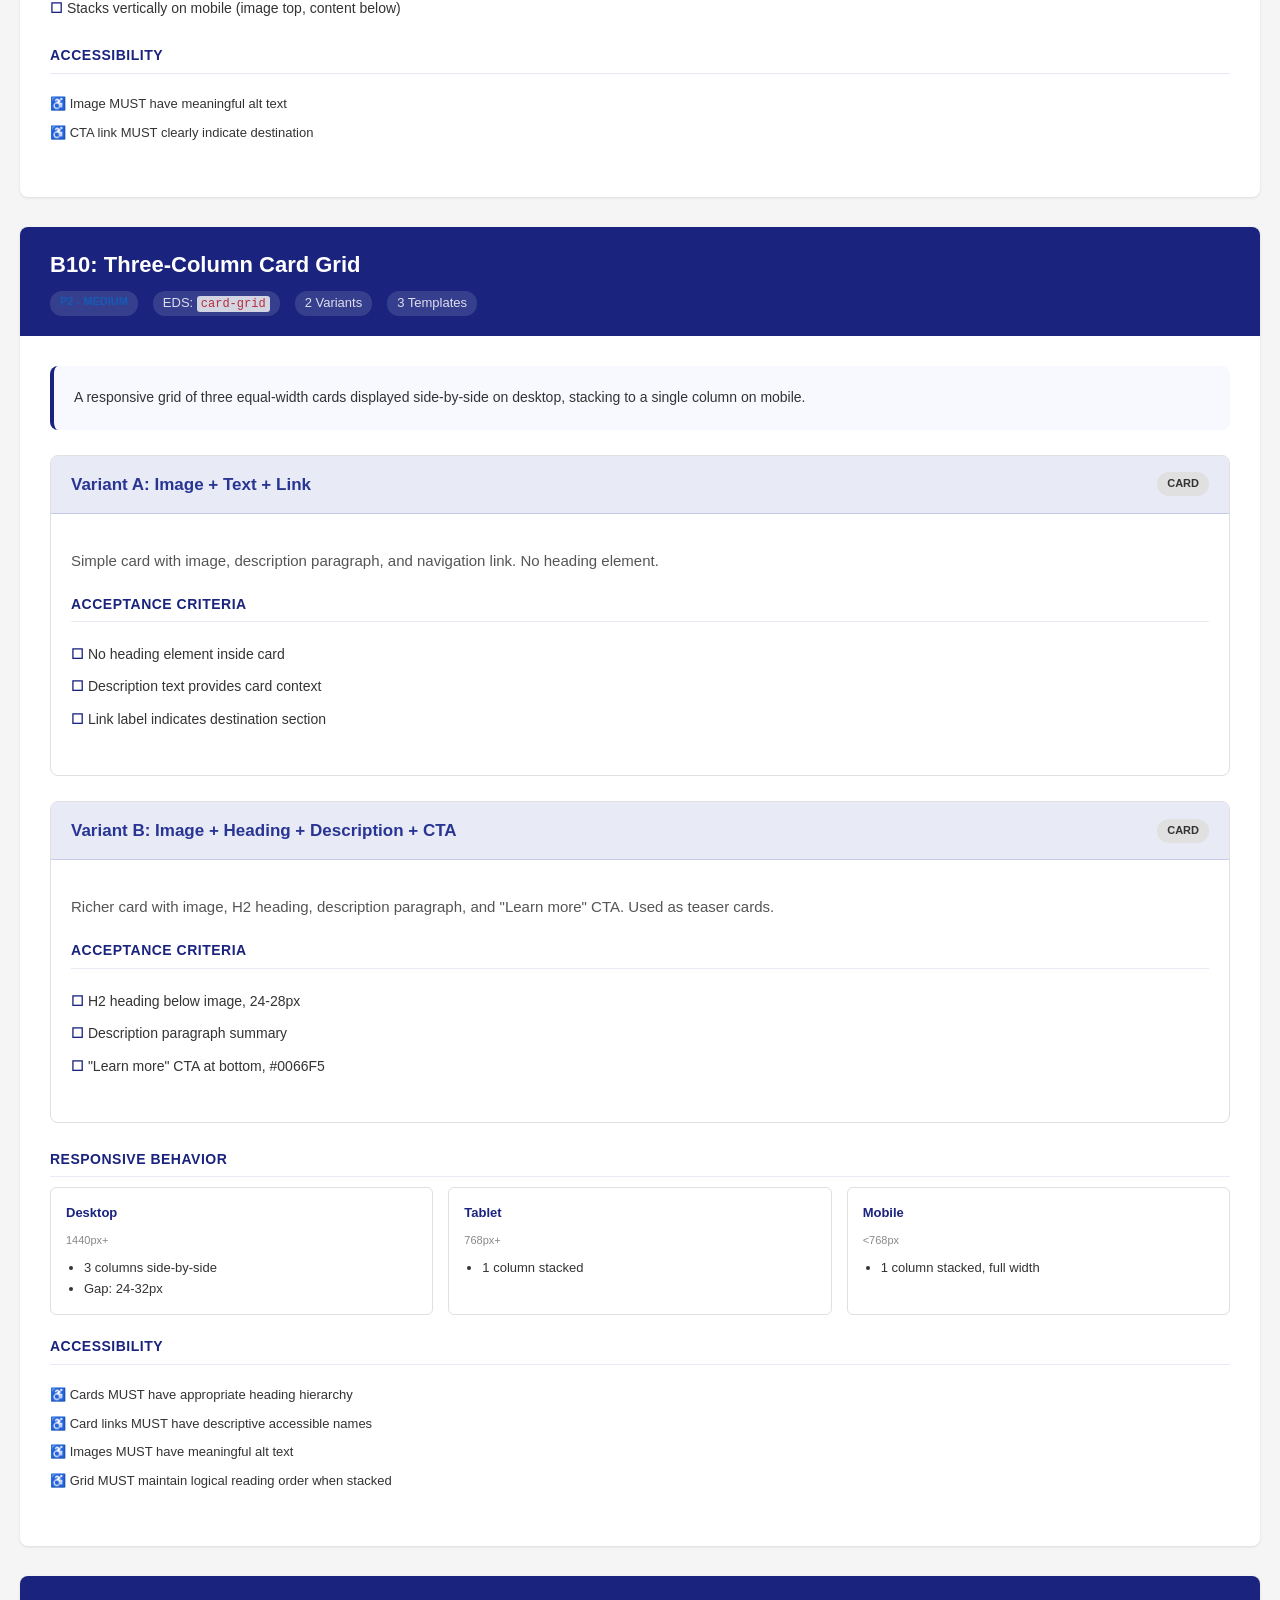
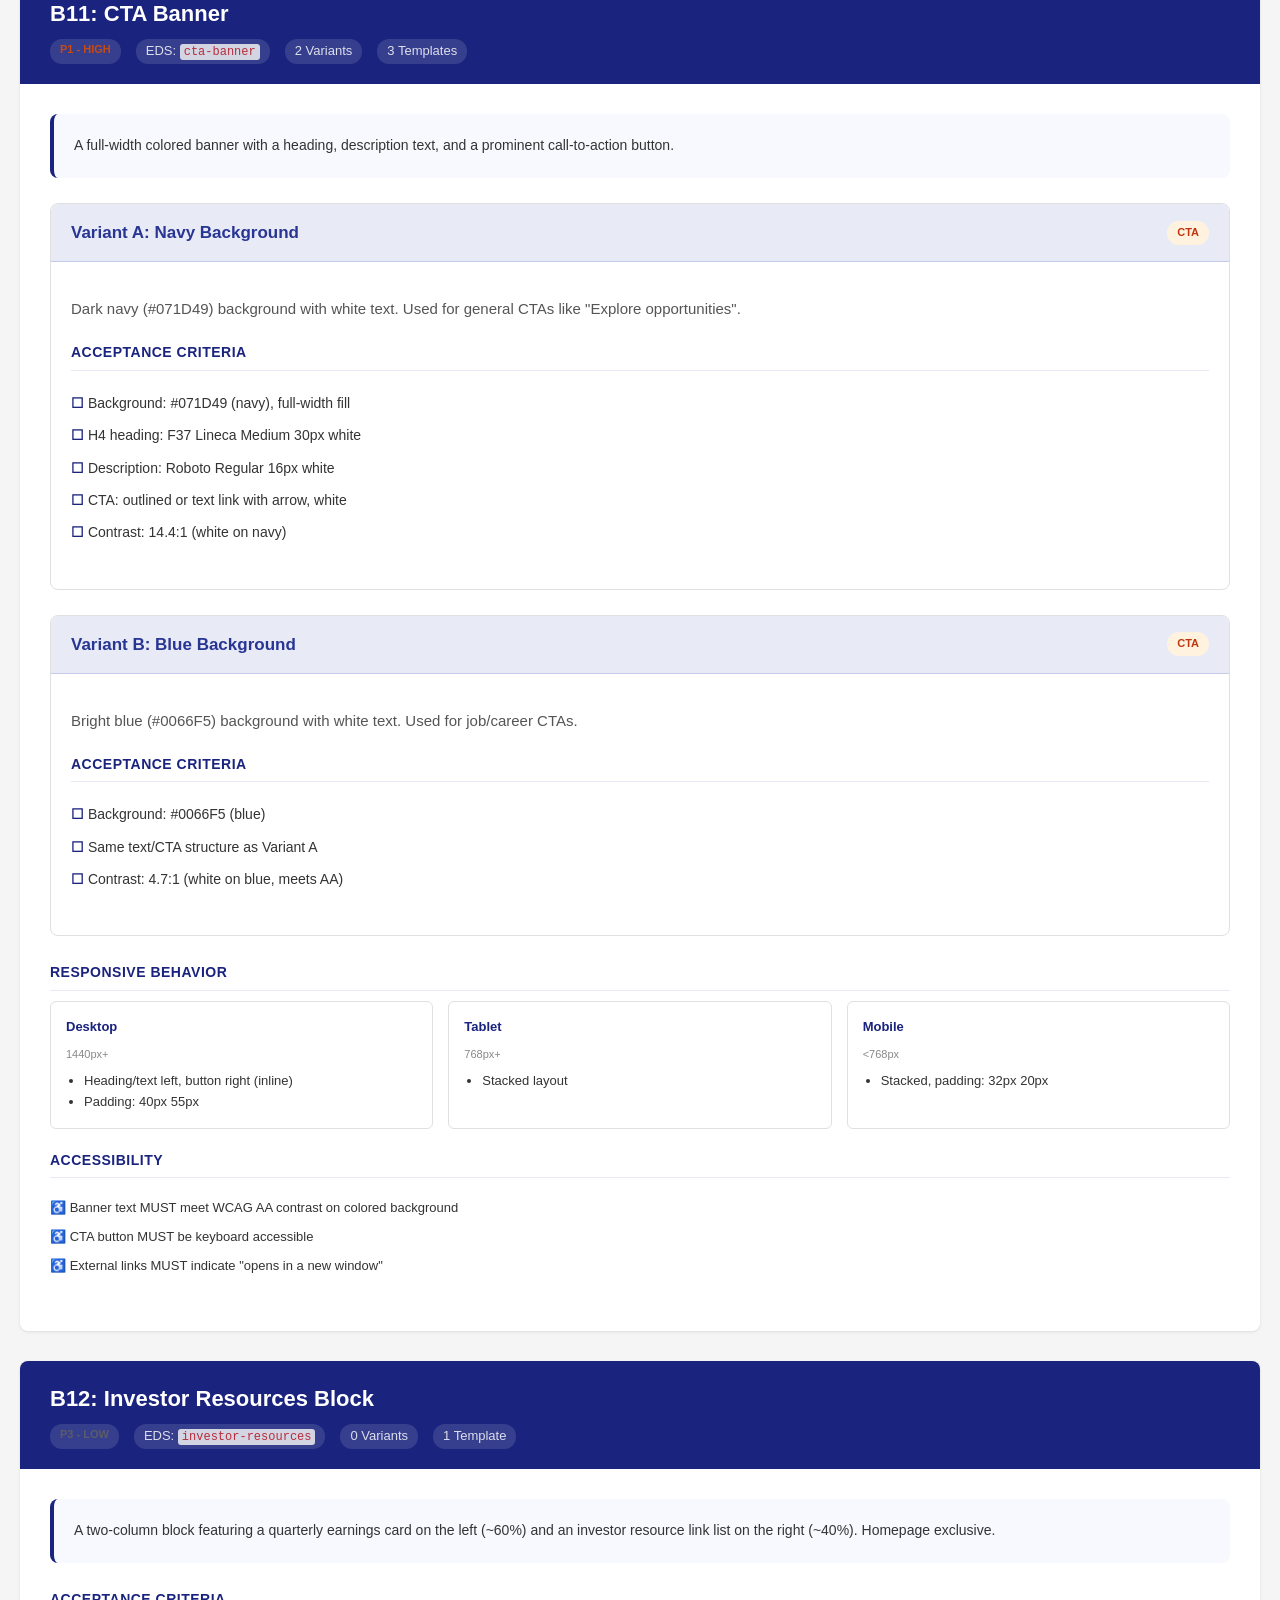
<file: audit/report-10-block-functional-docs.html>
<!DOCTYPE html>
<html lang="en">
<head>
<meta charset="UTF-8">
<meta name="viewport" content="width=device-width, initial-scale=1.0">
<title>Report 10: Block Functional Requirements - AbbVie Migration</title>
<link rel="stylesheet" href="report-styles.css">
</head>
<body>

<nav class="top-nav">
  <div class="top-nav-inner">
    <a href="index.html">&#8962; Dashboard</a>
    <span class="sep">&middot;</span>
    <span class="project">AbbVie AEM &rarr; EDS Migration</span>
    <span class="sep">&middot;</span>
    <span class="project">Report 10: Block Functional Docs</span>
  </div>
</nav>

<div class="report-header">
  <div class="report-header-inner">
    <h1>Block Functional Requirements</h1>
    <p class="subtitle">Complete functional documentation for all 25 blocks including acceptance criteria, variants, responsive behavior, accessibility, and authoring guidelines.</p>
    <p class="meta">Report 5 of 5 &middot; Generated 2026-04-08</p>
  </div>
</div>

<div class="container">

<!-- TOC -->
<div class="toc">
  <h2>Table of Contents</h2>
  <ul>
    <li><a href="#b01">B01: Hero Banner</a> <span class="vc">5 variants</span></li>
    <li><a href="#b02">B02: Press Release Carousel</a></li>
    <li><a href="#b03">B03: Featured Story Card (Large)</a></li>
    <li><a href="#b04">B04: Text Statement Block</a></li>
    <li><a href="#b05">B05: Video Feature Block</a> <span class="vc">2 variants</span></li>
    <li><a href="#b06">B06: Section Heading Block</a></li>
    <li><a href="#b07">B07: Science/Feature Card (Linked)</a></li>
    <li><a href="#b08">B08: Stat Counter Card</a> <span class="vc">2 variants</span></li>
    <li><a href="#b09">B09: Podcast/Media Promo Block</a></li>
    <li><a href="#b10">B10: Three-Column Card Grid</a> <span class="vc">2 variants</span></li>
    <li><a href="#b11">B11: CTA Banner</a> <span class="vc">2 variants</span></li>
    <li><a href="#b12">B12: Investor Resources Block</a></li>
    <li><a href="#b13">B13: ESG Impact Block</a></li>
    <li><a href="#b14">B14: Footer</a></li>
    <li><a href="#b15">B15: Header/Navigation</a></li>
    <li><a href="#b16">B16: Breadcrumb</a></li>
    <li><a href="#b17">B17: Leader Bio Block</a></li>
    <li><a href="#b18">B18: Article Body Block</a></li>
    <li><a href="#b19">B19: Pull Quote</a> <span class="vc">2 variants</span></li>
    <li><a href="#b20">B20: Related Content Card</a></li>
    <li><a href="#b21">B21: Accordion/FAQ Block</a></li>
    <li><a href="#b22">B22: Dashboard Card Grid</a> <span class="vc">2 variants</span></li>
    <li><a href="#b23">B23: Location/Address Block</a></li>
    <li><a href="#b24">B24: Separator</a> <span class="vc">4 variants</span></li>
    <li><a href="#b25">B25: Two-Column Grid (Generic)</a></li>
  </ul>
</div>

<!-- ============================================================ -->
<!-- B01: Hero Banner -->
<!-- ============================================================ -->
<div class="bs" id="b01">
  <div class="bh">
    <h2>B01: Hero Banner</h2>
    <div class="bm">
      <span class="badge badge-p0">P0 - Critical</span>
      <span>EDS: <code>hero</code></span>
      <span>5 Variants</span>
      <span>8 Templates</span>
    </div>
  </div>
  <div class="bb">
    <div class="bo">Full-width hero section at the top of pages featuring a large background image or video with overlaid text content, heading, and call-to-action.</div>

    <!-- Variant A -->
    <div class="vc2">
      <div class="vh">
        <h3>Variant A: Image Background + White Text Overlay</h3>
        <div class="vb2"><span class="badge badge-hero">Hero</span><span class="badge badge-p0">P0</span></div>
      </div>
      <div class="vbd">
        <p class="desc">Standard hero with a full-width background image and white text overlaid directly on the image with a dark overlay or positioned on a darker region.</p>

        <div class="ds">
          <h4>Structure / Fields</h4>
          <table class="st">
            <thead><tr><th>Field</th><th>Type</th><th>Required</th><th>Description</th></tr></thead>
            <tbody>
              <tr><td>Background Image</td><td>Image</td><td class="req">Required</td><td>Full-width background image from DAM</td></tr>
              <tr><td>H1 Heading</td><td>Text</td><td class="req">Required</td><td>Primary heading, F37 Lineca Medium, 64px desktop</td></tr>
              <tr><td>Description</td><td>Rich Text</td><td class="opt">Optional</td><td>Subtitle paragraph, Roboto Regular 18px</td></tr>
              <tr><td>CTA Link</td><td>Link</td><td class="opt">Optional</td><td>Call-to-action link/button</td></tr>
            </tbody>
          </table>
        </div>

        <div class="ds">
          <h4>Acceptance Criteria</h4>
          <ul class="cl">
            <li>Background image fills 100% viewport width</li>
            <li>Image scales proportionally (object-fit: cover)</li>
            <li>Image maintains minimum height of 416px on desktop</li>
            <li>Text color: white (#FFFFFF) on dark backgrounds</li>
            <li>Sufficient contrast with white text ensured</li>
          </ul>
        </div>

        <div class="ds">
          <h4>Interactions</h4>
          <div class="ig">
            <div class="ii"><div class="tp">Hover</div><div class="dt">CTA link underlines or shows arrow animation</div></div>
            <div class="ii"><div class="tp">Focus</div><div class="dt">Visible focus ring on CTA link</div></div>
          </div>
        </div>

        <div class="ds">
          <h4>Responsive Behavior</h4>
          <div class="rg">
            <div class="rc">
              <h5>Desktop</h5>
              <p class="bp">1440px+</p>
              <ul>
                <li>Full-width image with text overlay</li>
                <li>H1: 64px / 68px line-height</li>
                <li>Min-height: 416px</li>
              </ul>
            </div>
            <div class="rc">
              <h5>Tablet</h5>
              <p class="bp">768px - 1199px</p>
              <ul>
                <li>Image displayed, text may move below</li>
                <li>H1: 40px / 44px line-height</li>
              </ul>
            </div>
            <div class="rc">
              <h5>Mobile</h5>
              <p class="bp">&lt; 768px</p>
              <ul>
                <li>Image stacked above text</li>
                <li>H1: 30px / 34px line-height</li>
                <li>Reduced spacing</li>
              </ul>
            </div>
          </div>
        </div>
      </div>
    </div>

    <!-- Variant B -->
    <div class="vc2">
      <div class="vh">
        <h3>Variant B: Overlapping Card</h3>
        <div class="vb2"><span class="badge badge-hero">Hero</span><span class="badge badge-p0">P0</span></div>
      </div>
      <div class="vbd">
        <p class="desc">Hero with a full-width background image and a white card that overlaps the bottom of the hero, creating a layered visual effect using the overlap-predecessor pattern.</p>
        <div class="ds">
          <h4>Structure / Fields</h4>
          <table class="st">
            <thead><tr><th>Field</th><th>Type</th><th>Required</th><th>Description</th></tr></thead>
            <tbody>
              <tr><td>Background Image</td><td>Image</td><td class="req">Required</td><td>Full-width background image</td></tr>
              <tr><td>H1 Heading</td><td>Text</td><td class="req">Required</td><td>Navy (#071D49) text on white card</td></tr>
              <tr><td>Description</td><td>Rich Text</td><td class="opt">Optional</td><td>Navy text on white card</td></tr>
              <tr><td>Breadcrumb</td><td>Navigation</td><td class="opt">Optional</td><td>Path hierarchy above card</td></tr>
            </tbody>
          </table>
        </div>
        <div class="ds">
          <h4>Acceptance Criteria</h4>
          <ul class="cl">
            <li>White card overlaps hero image by 40-80px using negative margin</li>
            <li>Card has medium border-radius (40px top-left)</li>
            <li>Card background: white (#FFFFFF), text: navy (#071D49)</li>
            <li>Card content center-aligned</li>
          </ul>
        </div>
      </div>
    </div>

    <!-- Variant C -->
    <div class="vc2">
      <div class="vh">
        <h3>Variant C: Video Background</h3>
        <div class="vb2"><span class="badge badge-hero">Hero</span><span class="badge badge-p0">P0</span></div>
      </div>
      <div class="vbd">
        <p class="desc">Hero with an auto-playing background video (muted) with text overlay and a pause/play toggle button.</p>
        <div class="ds">
          <h4>Structure / Fields</h4>
          <table class="st">
            <thead><tr><th>Field</th><th>Type</th><th>Required</th><th>Description</th></tr></thead>
            <tbody>
              <tr><td>Background Video</td><td>Video</td><td class="req">Required</td><td>Auto-play, muted, loop</td></tr>
              <tr><td>Fallback Poster</td><td>Image</td><td class="req">Required</td><td>Poster image for mobile/low-bandwidth</td></tr>
              <tr><td>H1 Heading</td><td>Text</td><td class="req">Required</td><td>White text overlay</td></tr>
              <tr><td>CTA Anchor</td><td>Link</td><td class="opt">Optional</td><td>Anchor link to next section</td></tr>
            </tbody>
          </table>
        </div>
        <div class="ds">
          <h4>Acceptance Criteria</h4>
          <ul class="cl">
            <li>Video auto-plays on load, muted, loops continuously</li>
            <li>Pause/Play button visible and accessible</li>
            <li>Fallback poster image on mobile/low-bandwidth</li>
            <li>No auto-play if prefers-reduced-motion enabled</li>
          </ul>
        </div>
      </div>
    </div>

    <!-- Variant D -->
    <div class="vc2">
      <div class="vh">
        <h3>Variant D: Solid/Gradient Background</h3>
        <div class="vb2"><span class="badge badge-hero">Hero</span><span class="badge badge-p0">P0</span></div>
      </div>
      <div class="vbd">
        <p class="desc">Hero with a solid navy or gradient purple background color instead of an image, used for legal/static pages and bio pages.</p>
        <div class="ds">
          <h4>Acceptance Criteria</h4>
          <ul class="cl">
            <li>Background: solid #071D49 (navy) or CSS gradient</li>
            <li>No background image required</li>
            <li>Shorter height than image variants (200-300px)</li>
            <li>White (#FFFFFF) text color</li>
          </ul>
        </div>
      </div>
    </div>

    <!-- Variant E -->
    <div class="vc2">
      <div class="vh">
        <h3>Variant E: Image + Anchor Link</h3>
        <div class="vb2"><span class="badge badge-hero">Hero</span><span class="badge badge-p0">P0</span></div>
      </div>
      <div class="vbd">
        <p class="desc">Similar to Variant A but the CTA is an in-page anchor link that scrolls to the next section rather than navigating away.</p>
        <div class="ds">
          <h4>Acceptance Criteria</h4>
          <ul class="cl">
            <li>CTA link smooth-scrolls to target anchor section</li>
            <li>Anchor target section has corresponding ID attribute</li>
            <li>CTA styled as text link with arrow icon</li>
          </ul>
        </div>
      </div>
    </div>

    <div class="ds">
      <h4>Accessibility</h4>
      <ul class="al">
        <li>H1 MUST be the first heading in the document reading order</li>
        <li>Background images MUST have appropriate alt text</li>
        <li>Text MUST meet WCAG 2.1 AA contrast ratio (4.5:1 normal, 3:1 large)</li>
        <li>Video pause/play button MUST be keyboard accessible</li>
        <li>Skip-to-content link MUST bypass the hero to reach main content</li>
      </ul>
    </div>

    <div class="ds">
      <h4>Authoring Requirements</h4>
      <table class="at">
        <thead><tr><th>Field</th><th>Type</th><th>Required</th><th>Notes</th></tr></thead>
        <tbody>
          <tr><td>Background Media</td><td>Image or Video</td><td class="req">Required</td><td>DAM asset, optimized for web delivery</td></tr>
          <tr><td>Heading (H1)</td><td>Plain Text</td><td class="req">Required</td><td>Max ~80 characters recommended</td></tr>
          <tr><td>Subtitle</td><td>Rich Text</td><td class="opt">Optional</td><td>1-2 sentences</td></tr>
          <tr><td>CTA</td><td>Link</td><td class="opt">Optional</td><td>Internal page or anchor</td></tr>
          <tr><td>Variant</td><td>Select</td><td class="req">Required</td><td>A, B, C, D, or E</td></tr>
        </tbody>
      </table>
    </div>
  </div>
</div>

<!-- ============================================================ -->
<!-- B02: Press Release Carousel -->
<!-- ============================================================ -->
<div class="bs" id="b02">
  <div class="bh">
    <h2>B02: Press Release Carousel</h2>
    <div class="bm">
      <span class="badge badge-p3">P3 - Low</span>
      <span>EDS: <code>carousel</code></span>
      <span>0 Variants</span>
      <span>1 Template</span>
    </div>
  </div>
  <div class="bb">
    <div class="bo">A sliding carousel of dated press release items with previous/next navigation controls. Each slide displays a date and linked headline.</div>

    <div class="ds">
      <h4>Structure / Fields</h4>
      <table class="st">
        <thead><tr><th>Field</th><th>Type</th><th>Required</th><th>Description</th></tr></thead>
        <tbody>
          <tr><td>Section Heading</td><td>Text (H2)</td><td class="req">Required</td><td>"Press Releases"</td></tr>
          <tr><td>Slide Items</td><td>Content Fragment List</td><td class="req">Required</td><td>Min 3 items: date + headline link</td></tr>
        </tbody>
      </table>
    </div>

    <div class="ds">
      <h4>Acceptance Criteria</h4>
      <ul class="cl">
        <li>H2 heading with horizontal separator below</li>
        <li>Prev/Next buttons with arrow icons, circular gray (#EFEFEF) bg</li>
        <li>ARIA group role with position label (e.g., "1 of 3")</li>
        <li>Smooth transition animation between slides</li>
        <li>Touch swipe supported on mobile</li>
      </ul>
    </div>

    <div class="ds">
      <h4>Accessibility</h4>
      <ul class="al">
        <li>Carousel region MUST have an accessible name</li>
        <li>Navigation buttons MUST have descriptive labels</li>
        <li>Current slide position MUST be announced to screen readers</li>
        <li>Auto-rotation MUST NOT be enabled</li>
        <li>Keyboard: arrow keys cycle slides, Enter/Space activates links</li>
      </ul>
    </div>

    <div class="ds">
      <h4>Responsive Behavior</h4>
      <div class="rg">
        <div class="rc"><h5>Desktop</h5><p class="bp">1440px+</p><ul><li>Full-width carousel within container</li><li>Controls visible</li></ul></div>
        <div class="rc"><h5>Tablet</h5><p class="bp">768px+</p><ul><li>Same carousel behavior</li></ul></div>
        <div class="rc"><h5>Mobile</h5><p class="bp">&lt;768px</p><ul><li>Touch swipe supported</li><li>Controls accessible</li></ul></div>
      </div>
    </div>
  </div>
</div>

<!-- ============================================================ -->
<!-- B03: Featured Story Card -->
<!-- ============================================================ -->
<div class="bs" id="b03">
  <div class="bh">
    <h2>B03: Featured Story Card (Large)</h2>
    <div class="bm">
      <span class="badge badge-p1">P1 - High</span>
      <span>EDS: <code>featured-card</code></span>
      <span>0 Variants</span>
      <span>3 Templates</span>
    </div>
  </div>
  <div class="bb">
    <div class="bo">A large horizontal card highlighting a featured story with image, metadata (date, category, reading time), headline, description, and a read-more CTA.</div>

    <div class="ds">
      <h4>Structure / Fields</h4>
      <table class="st">
        <thead><tr><th>Field</th><th>Type</th><th>Required</th><th>Description</th></tr></thead>
        <tbody>
          <tr><td>Image</td><td>Image</td><td class="req">Required</td><td>~50% of card width, object-fit: cover</td></tr>
          <tr><td>Date</td><td>Date</td><td class="req">Required</td><td>Format: "Month DD, YYYY"</td></tr>
          <tr><td>Category</td><td>Text (H2)</td><td class="req">Required</td><td>Eyebrow label (e.g., "Neuroscience")</td></tr>
          <tr><td>Title</td><td>Text (H4)</td><td class="req">Required</td><td>F37 Lineca Medium, 30px</td></tr>
          <tr><td>Description</td><td>Text</td><td class="req">Required</td><td>2-3 lines max</td></tr>
          <tr><td>CTA</td><td>Link</td><td class="req">Required</td><td>"Read story" with arrow</td></tr>
          <tr><td>Reading Time</td><td>Text</td><td class="opt">Optional</td><td>"X Minute Read"</td></tr>
        </tbody>
      </table>
    </div>

    <div class="ds">
      <h4>Acceptance Criteria</h4>
      <ul class="cl">
        <li>Entire card area is clickable (single link wrapping both image and content)</li>
        <li>Image fills ~50% of card width with object-fit: cover</li>
        <li>CTA: "Read story" with arrow icon, Roboto Bold 14px uppercase, #0066F5</li>
      </ul>
    </div>

    <div class="ds">
      <h4>Responsive Behavior</h4>
      <div class="rg">
        <div class="rc"><h5>Desktop</h5><p class="bp">1440px+</p><ul><li>Horizontal layout (image left, content right)</li></ul></div>
        <div class="rc"><h5>Tablet</h5><p class="bp">768px+</p><ul><li>Image stacks on top, content below</li></ul></div>
        <div class="rc"><h5>Mobile</h5><p class="bp">&lt;768px</p><ul><li>Full-width stacked layout</li></ul></div>
      </div>
    </div>

    <div class="ds">
      <h4>Accessibility</h4>
      <ul class="al">
        <li>Card link MUST have descriptive accessible name including story title</li>
        <li>Image MUST have meaningful alt text</li>
        <li>Reading time and date should be programmatically available</li>
      </ul>
    </div>
  </div>
</div>

<!-- ============================================================ -->
<!-- B04: Text Statement -->
<!-- ============================================================ -->
<div class="bs" id="b04">
  <div class="bh">
    <h2>B04: Text Statement Block</h2>
    <div class="bm">
      <span class="badge badge-p1">P1 - High</span>
      <span>EDS: <code>text-statement</code></span>
      <span>0 Variants</span>
      <span>3 Templates</span>
    </div>
  </div>
  <div class="bb">
    <div class="bo">A centered text block featuring a large statement heading with an optional highlighted keyword, a supporting description paragraph, and a CTA link.</div>

    <div class="ds">
      <h4>Acceptance Criteria</h4>
      <ul class="cl">
        <li>H3 heading: Roboto Regular 700, 56px desktop / 36px tablet / 28px mobile</li>
        <li>Highlighted keyword via inline span with accent styling</li>
        <li>Description: Roboto Regular 18px, center-aligned</li>
        <li>CTA: Roboto Bold 14px uppercase, #0066F5</li>
        <li>Container constrained to ~880px</li>
      </ul>
    </div>

    <div class="ds">
      <h4>Accessibility</h4>
      <ul class="al">
        <li>Heading level MUST be appropriate within page hierarchy</li>
        <li>Highlighted keyword styling MUST NOT rely solely on color</li>
      </ul>
    </div>
  </div>
</div>

<!-- ============================================================ -->
<!-- B05: Video Feature -->
<!-- ============================================================ -->
<div class="bs" id="b05">
  <div class="bh">
    <h2>B05: Video Feature Block</h2>
    <div class="bm">
      <span class="badge badge-p1">P1 - High</span>
      <span>EDS: <code>video</code></span>
      <span>2 Variants</span>
      <span>3 Templates</span>
    </div>
  </div>
  <div class="bb">
    <div class="bo">A video component featuring a poster image overlay with a play button. On click, reveals a Brightcove/YouTube video player.</div>

    <div class="vc2">
      <div class="vh">
        <h3>Variant A: Full-Width Poster</h3>
        <div class="vb2"><span class="badge badge-media">Media</span></div>
      </div>
      <div class="vbd">
        <p class="desc">Large full-width video feature with cinematic poster image, title overlay, and prominent watch button.</p>
        <div class="ds">
          <h4>Structure / Fields</h4>
          <table class="st">
            <thead><tr><th>Field</th><th>Type</th><th>Required</th><th>Description</th></tr></thead>
            <tbody>
              <tr><td>Poster Image</td><td>Image</td><td class="req">Required</td><td>Full-width poster, object-fit: cover</td></tr>
              <tr><td>Video ID</td><td>Text</td><td class="req">Required</td><td>Brightcove or YouTube video ID</td></tr>
              <tr><td>Title</td><td>Text (H2)</td><td class="opt">Optional</td><td>Overlay title, F37 Lineca Medium 28px white</td></tr>
              <tr><td>Subtitle</td><td>Text</td><td class="opt">Optional</td><td>Overlay subtitle</td></tr>
              <tr><td>Duration</td><td>Text</td><td class="opt">Optional</td><td>Shown in button: "Watch 3:49"</td></tr>
            </tbody>
          </table>
        </div>
        <div class="ds">
          <h4>Acceptance Criteria</h4>
          <ul class="cl">
            <li>Poster spans full content width (up to 1330px)</li>
            <li>Title and play button centered on poster</li>
            <li>Semi-transparent dark gradient over poster for text readability</li>
            <li>Min-height: 400px desktop</li>
            <li>16:9 aspect ratio maintained</li>
          </ul>
        </div>
      </div>
    </div>

    <div class="vc2">
      <div class="vh">
        <h3>Variant B: Inline Article Embed</h3>
        <div class="vb2"><span class="badge badge-media">Media</span></div>
      </div>
      <div class="vbd">
        <p class="desc">Smaller contained video embed used within article body content (~640px width).</p>
        <div class="ds">
          <h4>Acceptance Criteria</h4>
          <ul class="cl">
            <li>Container constrained to article body width (~640px)</li>
            <li>No overlaid title or subtitle on poster</li>
            <li>Integrates inline within article text flow</li>
            <li>16:9 aspect ratio</li>
          </ul>
        </div>
      </div>
    </div>

    <div class="ds">
      <h4>Accessibility</h4>
      <ul class="al">
        <li>Video player region MUST have accessible name (ARIA label with video title)</li>
        <li>Play button MUST be keyboard accessible</li>
        <li>Video MUST have captions/subtitles available</li>
        <li>Auto-play MUST NOT be enabled for inline embeds</li>
        <li>Focus MUST move to video controls after activation</li>
      </ul>
    </div>
  </div>
</div>

<!-- ============================================================ -->
<!-- B06: Section Heading -->
<!-- ============================================================ -->
<div class="bs" id="b06">
  <div class="bh">
    <h2>B06: Section Heading Block</h2>
    <div class="bm">
      <span class="badge badge-p1">P1 - High</span>
      <span>EDS: <code>section-heading</code></span>
      <span>0 Variants</span>
      <span>3 Templates</span>
    </div>
  </div>
  <div class="bb">
    <div class="bo">A content section introducer featuring an H2 eyebrow/label, a large H3 statement heading, and a description paragraph.</div>

    <div class="ds">
      <h4>Structure / Fields</h4>
      <table class="st">
        <thead><tr><th>Field</th><th>Type</th><th>Required</th><th>Description</th></tr></thead>
        <tbody>
          <tr><td>Eyebrow</td><td>Text (H2)</td><td class="req">Required</td><td>Roboto 700, 40px desktop. E.g., "SCIENCE &amp; INNOVATION"</td></tr>
          <tr><td>Statement</td><td>Text (H3)</td><td class="req">Required</td><td>Roboto 700, 56px desktop. Key message</td></tr>
          <tr><td>Description</td><td>Rich Text</td><td class="req">Required</td><td>Roboto Regular 18px</td></tr>
        </tbody>
      </table>
    </div>

    <div class="ds">
      <h4>Responsive Behavior</h4>
      <div class="rg">
        <div class="rc"><h5>Desktop</h5><p class="bp">1440px+</p><ul><li>H2: 40px, H3: 56px, P: 18px</li></ul></div>
        <div class="rc"><h5>Tablet</h5><p class="bp">768px+</p><ul><li>H2: 30px, H3: 36px, P: 16px</li></ul></div>
        <div class="rc"><h5>Mobile</h5><p class="bp">&lt;768px</p><ul><li>H2: 24px, H3: 28px, P: 16px</li></ul></div>
      </div>
    </div>

    <div class="ds">
      <h4>Accessibility</h4>
      <ul class="al">
        <li>Heading hierarchy MUST be logical (H2 before H3)</li>
        <li>Eyebrow text should not rely solely on text-transform: uppercase for meaning</li>
      </ul>
    </div>
  </div>
</div>

<!-- ============================================================ -->
<!-- B07: Feature Card -->
<!-- ============================================================ -->
<div class="bs" id="b07">
  <div class="bh">
    <h2>B07: Science/Feature Card (Linked)</h2>
    <div class="bm">
      <span class="badge badge-p2">P2 - Medium</span>
      <span>EDS: <code>feature-card</code></span>
      <span>0 Variants</span>
      <span>2 Templates</span>
    </div>
  </div>
  <div class="bb">
    <div class="bo">A vertical linked card displaying an image, eyebrow category label, title, and a "Learn More" CTA. The entire card is a single link.</div>

    <div class="ds">
      <h4>Acceptance Criteria</h4>
      <ul class="cl">
        <li>Image fills card width, object-fit: cover</li>
        <li>H2 eyebrow: 16px bold, #071D49</li>
        <li>H4 title: F37 Lineca Medium 30px, #071D49</li>
        <li>"Learn More" CTA: Roboto Bold 14px uppercase, #0066F5</li>
        <li>Entire card wrapped in single anchor</li>
        <li>Hover: subtle shadow or scale effect</li>
      </ul>
    </div>

    <div class="ds">
      <h4>Accessibility</h4>
      <ul class="al">
        <li>Card link MUST have descriptive accessible name</li>
        <li>Image MUST have meaningful alt text</li>
        <li>Hover/focus state MUST be clearly visible</li>
      </ul>
    </div>
  </div>
</div>

<!-- ============================================================ -->
<!-- B08: Stat Counter -->
<!-- ============================================================ -->
<div class="bs" id="b08">
  <div class="bh">
    <h2>B08: Stat Counter Card</h2>
    <div class="bm">
      <span class="badge badge-p2">P2 - Medium</span>
      <span>EDS: <code>stats</code></span>
      <span>2 Variants</span>
      <span>2 Templates</span>
    </div>
  </div>
  <div class="bb">
    <div class="bo">A compact display component showing a large animated number (counter) with a category label and description text. Used to highlight key statistics.</div>

    <div class="vc2">
      <div class="vh">
        <h3>Variant A: Single Stat Counter</h3>
        <div class="vb2"><span class="badge badge-data">Data</span></div>
      </div>
      <div class="vbd">
        <p class="desc">Standalone single stat counter in compact card format. Max-width 300px, center-aligned.</p>
        <div class="ds">
          <h4>Acceptance Criteria</h4>
          <ul class="cl">
            <li>Large animated number (48-64px), F37 Lineca Medium 800</li>
            <li>Number animates from 0 to target on scroll-into-view</li>
            <li>Supports formats: integers, decimals, currency ($725M), prefix/suffix (~, +, %, k, M)</li>
            <li>Animation duration: 1-2 seconds, ease-out</li>
            <li>If prefers-reduced-motion, show final value immediately</li>
          </ul>
        </div>
      </div>
    </div>

    <div class="vc2">
      <div class="vh">
        <h3>Variant B: Row of Multiple Stats</h3>
        <div class="vb2"><span class="badge badge-data">Data</span></div>
      </div>
      <div class="vbd">
        <p class="desc">4 stat counters in a horizontal row. Responsive: 2x2 on tablet, stacked on mobile.</p>
        <div class="ds">
          <h4>Responsive Behavior</h4>
          <div class="rg">
            <div class="rc"><h5>Desktop</h5><p class="bp">1440px+</p><ul><li>4 columns side-by-side</li><li>Gap: 24-32px</li></ul></div>
            <div class="rc"><h5>Tablet</h5><p class="bp">768px+</p><ul><li>2x2 grid</li></ul></div>
            <div class="rc"><h5>Mobile</h5><p class="bp">&lt;768px</p><ul><li>1 column stacked</li></ul></div>
          </div>
        </div>
      </div>
    </div>

    <div class="ds">
      <h4>Accessibility</h4>
      <ul class="al">
        <li>Counter final value MUST be available in the DOM immediately (not only via animation)</li>
        <li>If prefers-reduced-motion, animation MUST be disabled</li>
        <li>Stat value and description MUST be readable as a complete phrase</li>
      </ul>
    </div>
  </div>
</div>

<!-- ============================================================ -->
<!-- B09: Media Promo -->
<!-- ============================================================ -->
<div class="bs" id="b09">
  <div class="bh">
    <h2>B09: Podcast/Media Promo Block</h2>
    <div class="bm">
      <span class="badge badge-p2">P2 - Medium</span>
      <span>EDS: <code>media-promo</code></span>
      <span>0 Variants</span>
      <span>2 Templates</span>
    </div>
  </div>
  <div class="bb">
    <div class="bo">A two-column promotional block featuring an image on the left (~40%) and content (eyebrow, title, description, CTA) on the right (~60%).</div>

    <div class="ds">
      <h4>Acceptance Criteria</h4>
      <ul class="cl">
        <li>Image ~40% of block width, content ~60%</li>
        <li>H2 eyebrow: Roboto 16px bold</li>
        <li>H5 title: F37 Lineca Medium 28px, weight 800</li>
        <li>Description: Roboto Regular 16px, 2-3 sentences max</li>
        <li>"Learn more" CTA: Roboto Bold 14px uppercase, #0066F5</li>
        <li>Stacks vertically on mobile (image top, content below)</li>
      </ul>
    </div>

    <div class="ds">
      <h4>Accessibility</h4>
      <ul class="al">
        <li>Image MUST have meaningful alt text</li>
        <li>CTA link MUST clearly indicate destination</li>
      </ul>
    </div>
  </div>
</div>

<!-- ============================================================ -->
<!-- B10: Card Grid -->
<!-- ============================================================ -->
<div class="bs" id="b10">
  <div class="bh">
    <h2>B10: Three-Column Card Grid</h2>
    <div class="bm">
      <span class="badge badge-p2">P2 - Medium</span>
      <span>EDS: <code>card-grid</code></span>
      <span>2 Variants</span>
      <span>3 Templates</span>
    </div>
  </div>
  <div class="bb">
    <div class="bo">A responsive grid of three equal-width cards displayed side-by-side on desktop, stacking to a single column on mobile.</div>

    <div class="vc2">
      <div class="vh">
        <h3>Variant A: Image + Text + Link</h3>
        <div class="vb2"><span class="badge badge-card">Card</span></div>
      </div>
      <div class="vbd">
        <p class="desc">Simple card with image, description paragraph, and navigation link. No heading element.</p>
        <div class="ds">
          <h4>Acceptance Criteria</h4>
          <ul class="cl">
            <li>No heading element inside card</li>
            <li>Description text provides card context</li>
            <li>Link label indicates destination section</li>
          </ul>
        </div>
      </div>
    </div>

    <div class="vc2">
      <div class="vh">
        <h3>Variant B: Image + Heading + Description + CTA</h3>
        <div class="vb2"><span class="badge badge-card">Card</span></div>
      </div>
      <div class="vbd">
        <p class="desc">Richer card with image, H2 heading, description paragraph, and "Learn more" CTA. Used as teaser cards.</p>
        <div class="ds">
          <h4>Acceptance Criteria</h4>
          <ul class="cl">
            <li>H2 heading below image, 24-28px</li>
            <li>Description paragraph summary</li>
            <li>"Learn more" CTA at bottom, #0066F5</li>
          </ul>
        </div>
      </div>
    </div>

    <div class="ds">
      <h4>Responsive Behavior</h4>
      <div class="rg">
        <div class="rc"><h5>Desktop</h5><p class="bp">1440px+</p><ul><li>3 columns side-by-side</li><li>Gap: 24-32px</li></ul></div>
        <div class="rc"><h5>Tablet</h5><p class="bp">768px+</p><ul><li>1 column stacked</li></ul></div>
        <div class="rc"><h5>Mobile</h5><p class="bp">&lt;768px</p><ul><li>1 column stacked, full width</li></ul></div>
      </div>
    </div>

    <div class="ds">
      <h4>Accessibility</h4>
      <ul class="al">
        <li>Cards MUST have appropriate heading hierarchy</li>
        <li>Card links MUST have descriptive accessible names</li>
        <li>Images MUST have meaningful alt text</li>
        <li>Grid MUST maintain logical reading order when stacked</li>
      </ul>
    </div>
  </div>
</div>

<!-- ============================================================ -->
<!-- B11: CTA Banner -->
<!-- ============================================================ -->
<div class="bs" id="b11">
  <div class="bh">
    <h2>B11: CTA Banner</h2>
    <div class="bm">
      <span class="badge badge-p1">P1 - High</span>
      <span>EDS: <code>cta-banner</code></span>
      <span>2 Variants</span>
      <span>3 Templates</span>
    </div>
  </div>
  <div class="bb">
    <div class="bo">A full-width colored banner with a heading, description text, and a prominent call-to-action button.</div>

    <div class="vc2">
      <div class="vh">
        <h3>Variant A: Navy Background</h3>
        <div class="vb2"><span class="badge badge-cta">CTA</span></div>
      </div>
      <div class="vbd">
        <p class="desc">Dark navy (#071D49) background with white text. Used for general CTAs like "Explore opportunities".</p>
        <div class="ds">
          <h4>Acceptance Criteria</h4>
          <ul class="cl">
            <li>Background: #071D49 (navy), full-width fill</li>
            <li>H4 heading: F37 Lineca Medium 30px white</li>
            <li>Description: Roboto Regular 16px white</li>
            <li>CTA: outlined or text link with arrow, white</li>
            <li>Contrast: 14.4:1 (white on navy)</li>
          </ul>
        </div>
      </div>
    </div>

    <div class="vc2">
      <div class="vh">
        <h3>Variant B: Blue Background</h3>
        <div class="vb2"><span class="badge badge-cta">CTA</span></div>
      </div>
      <div class="vbd">
        <p class="desc">Bright blue (#0066F5) background with white text. Used for job/career CTAs.</p>
        <div class="ds">
          <h4>Acceptance Criteria</h4>
          <ul class="cl">
            <li>Background: #0066F5 (blue)</li>
            <li>Same text/CTA structure as Variant A</li>
            <li>Contrast: 4.7:1 (white on blue, meets AA)</li>
          </ul>
        </div>
      </div>
    </div>

    <div class="ds">
      <h4>Responsive Behavior</h4>
      <div class="rg">
        <div class="rc"><h5>Desktop</h5><p class="bp">1440px+</p><ul><li>Heading/text left, button right (inline)</li><li>Padding: 40px 55px</li></ul></div>
        <div class="rc"><h5>Tablet</h5><p class="bp">768px+</p><ul><li>Stacked layout</li></ul></div>
        <div class="rc"><h5>Mobile</h5><p class="bp">&lt;768px</p><ul><li>Stacked, padding: 32px 20px</li></ul></div>
      </div>
    </div>

    <div class="ds">
      <h4>Accessibility</h4>
      <ul class="al">
        <li>Banner text MUST meet WCAG AA contrast on colored background</li>
        <li>CTA button MUST be keyboard accessible</li>
        <li>External links MUST indicate "opens in a new window"</li>
      </ul>
    </div>
  </div>
</div>

<!-- ============================================================ -->
<!-- B12: Investor Resources -->
<!-- ============================================================ -->
<div class="bs" id="b12">
  <div class="bh">
    <h2>B12: Investor Resources Block</h2>
    <div class="bm">
      <span class="badge badge-p3">P3 - Low</span>
      <span>EDS: <code>investor-resources</code></span>
      <span>0 Variants</span>
      <span>1 Template</span>
    </div>
  </div>
  <div class="bb">
    <div class="bo">A two-column block featuring a quarterly earnings card on the left (~60%) and an investor resource link list on the right (~40%). Homepage exclusive.</div>

    <div class="ds">
      <h4>Acceptance Criteria</h4>
      <ul class="cl">
        <li>Left: Earnings card (H2 eyebrow + H4 title + CTA), entire card is a link</li>
        <li>Right: "investor resources" label + H5 heading + link list with arrow icons</li>
        <li>External links open in new window with indicator icon</li>
        <li>Stacks vertically on tablet/mobile</li>
      </ul>
    </div>

    <div class="ds">
      <h4>Accessibility</h4>
      <ul class="al">
        <li>External links MUST indicate they open in a new window</li>
        <li>Earnings card link MUST have descriptive accessible name</li>
      </ul>
    </div>
  </div>
</div>

<!-- ============================================================ -->
<!-- B13: ESG Impact -->
<!-- ============================================================ -->
<div class="bs" id="b13">
  <div class="bh">
    <h2>B13: ESG Impact Block</h2>
    <div class="bm">
      <span class="badge badge-p3">P3 - Low</span>
      <span>EDS: <code>esg-impact</code></span>
      <span>0 Variants</span>
      <span>1 Template</span>
    </div>
  </div>
  <div class="bb">
    <div class="bo">A complex full-width block with a background image overlaid with multiple content cards: stat counter, feature/navigation card, and quick links card.</div>

    <div class="ds">
      <h4>Acceptance Criteria</h4>
      <ul class="cl">
        <li>Full-width background image (object-fit: cover)</li>
        <li>Stat counter card with animated number (IntersectionObserver triggered)</li>
        <li>Feature card: H2 eyebrow + H4 title + "Learn More" CTA, entire card linked</li>
        <li>Quick links: heading + list of PDF download links (open in new window)</li>
        <li>Cards stack vertically on mobile</li>
      </ul>
    </div>

    <div class="ds">
      <h4>Accessibility</h4>
      <ul class="al">
        <li>Background image MUST have alt text or be marked decorative</li>
        <li>PDF links MUST indicate file type and new window</li>
        <li>Stat counter final value MUST be in DOM for screen readers</li>
      </ul>
    </div>
  </div>
</div>

<!-- ============================================================ -->
<!-- B14: Footer -->
<!-- ============================================================ -->
<div class="bs" id="b14">
  <div class="bh">
    <h2>B14: Footer</h2>
    <div class="bm">
      <span class="badge badge-p0">P0 - Critical</span>
      <span>EDS: <code>footer</code></span>
      <span>0 Variants</span>
      <span>ALL Templates</span>
    </div>
  </div>
  <div class="bb">
    <div class="bo">The global site footer appearing on every page. Contains AbbVie logo, primary navigation links, social media icons, popular pages, external links, legal/copyright text, and utility navigation links.</div>

    <div class="ds">
      <h4>Structure / Fields</h4>
      <table class="st">
        <thead><tr><th>Section</th><th>Content</th><th>Required</th></tr></thead>
        <tbody>
          <tr><td>Logo</td><td>AbbVie corporate logo image</td><td class="req">Required</td></tr>
          <tr><td>Primary Nav</td><td>Who We Are, Science, Patients, Join Us, Sustainability</td><td class="req">Required</td></tr>
          <tr><td>Social Icons</td><td>Facebook, X/Twitter, Instagram, LinkedIn, YouTube, TikTok</td><td class="req">Required</td></tr>
          <tr><td>Popular Pages</td><td>Pipeline, Products, Partner with Us, Patient Support</td><td class="req">Required</td></tr>
          <tr><td>External Links</td><td>News Center, Investors, Contract Manufacturing, Medical Info</td><td class="req">Required</td></tr>
          <tr><td>Legal Text</td><td>Trademark + copyright notice</td><td class="req">Required</td></tr>
          <tr><td>Utility Links</td><td>Contact Us, Accessibility, Site Map, Terms, Privacy, Cookie, Privacy Choices</td><td class="req">Required</td></tr>
          <tr><td>Scroll-to-Top</td><td>Button with up arrow icon</td><td class="req">Required</td></tr>
        </tbody>
      </table>
    </div>

    <div class="ds">
      <h4>Accessibility</h4>
      <ul class="al">
        <li>Social media icons MUST have alt text</li>
        <li>External links MUST indicate they open in a new window</li>
        <li>Cookie Settings link MUST trigger consent dialog accessibly</li>
        <li>Scroll-to-top button MUST have descriptive label</li>
        <li>Footer SHOULD use semantic footer element</li>
      </ul>
    </div>
  </div>
</div>

<!-- ============================================================ -->
<!-- B15: Header/Navigation -->
<!-- ============================================================ -->
<div class="bs" id="b15">
  <div class="bh">
    <h2>B15: Header/Navigation</h2>
    <div class="bm">
      <span class="badge badge-p0">P0 - Critical</span>
      <span>EDS: <code>header</code></span>
      <span>0 Variants</span>
      <span>ALL Templates</span>
    </div>
  </div>
  <div class="bb">
    <div class="bo">The global sticky header appearing on every page. Contains AbbVie logo, 5 primary navigation items with mega-menu dropdowns, and utility controls (More, Global selector, Search).</div>

    <div class="ds">
      <h4>Structure / Fields</h4>
      <table class="st">
        <thead><tr><th>Element</th><th>Description</th><th>Required</th></tr></thead>
        <tbody>
          <tr><td>Logo</td><td>AbbVie logo linked to homepage. Max 112px desktop, 80px mobile</td><td class="req">Required</td></tr>
          <tr><td>Primary Nav</td><td>5 items: Who We Are, Science, Patients, Join Us, Sustainability</td><td class="req">Required</td></tr>
          <tr><td>Mega-Menu</td><td>Full-width dropdown per nav item with category links + featured card</td><td class="req">Required</td></tr>
          <tr><td>More Button</td><td>Additional site links (desktop only)</td><td class="opt">Optional</td></tr>
          <tr><td>Global Selector</td><td>Country/region picker (desktop only)</td><td class="opt">Optional</td></tr>
          <tr><td>Search</td><td>Opens search input field</td><td class="req">Required</td></tr>
          <tr><td>Hamburger Menu</td><td>Mobile navigation toggle, visible at &lt;~1000px</td><td class="req">Required</td></tr>
          <tr><td>Skip-to-Content</td><td>First focusable element, links to #maincontent</td><td class="req">Required</td></tr>
        </tbody>
      </table>
    </div>

    <div class="ds">
      <h4>Interactions</h4>
      <div class="ig">
        <div class="ii"><div class="tp">Nav Item Click/Hover</div><div class="dt">Opens mega-menu dropdown panel</div></div>
        <div class="ii"><div class="tp">Escape Key</div><div class="dt">Closes open mega-menu dropdown</div></div>
        <div class="ii"><div class="tp">Click Outside</div><div class="dt">Closes open mega-menu dropdown</div></div>
        <div class="ii"><div class="tp">Hamburger Click</div><div class="dt">Opens full-screen or slide-in navigation panel</div></div>
        <div class="ii"><div class="tp">Search Click</div><div class="dt">Toggles search input visibility</div></div>
        <div class="ii"><div class="tp">Scroll</div><div class="dt">Header remains sticky at top, z-index above all content</div></div>
      </div>
    </div>

    <div class="ds">
      <h4>Accessibility</h4>
      <ul class="al">
        <li>Navigation MUST use nav element with aria-label="Primary"</li>
        <li>Skip-to-content link MUST be the first focusable element</li>
        <li>Mega-menu MUST be keyboard navigable (Tab, Arrow keys, Escape)</li>
        <li>Hamburger button MUST have accessible label "Menu"</li>
        <li>Current page MUST be indicated via aria-current="page"</li>
        <li>Search input MUST have associated label</li>
      </ul>
    </div>
  </div>
</div>

<!-- ============================================================ -->
<!-- B16: Breadcrumb -->
<!-- ============================================================ -->
<div class="bs" id="b16">
  <div class="bh">
    <h2>B16: Breadcrumb</h2>
    <div class="bm">
      <span class="badge badge-p2">P2 - Medium</span>
      <span>EDS: <code>breadcrumb</code></span>
      <span>0 Variants</span>
      <span>4 Templates</span>
    </div>
  </div>
  <div class="bb">
    <div class="bo">A horizontal breadcrumb navigation trail showing the hierarchical path from the homepage to the current page.</div>

    <div class="ds">
      <h4>Acceptance Criteria</h4>
      <ul class="cl">
        <li>Each ancestor page displayed as a link</li>
        <li>Current page displayed as non-linked text (last item)</li>
        <li>Separator character: "&gt;" between items</li>
        <li>Font: Roboto Regular 14px, links #0066F5, current #071D49</li>
        <li>May truncate or wrap on narrow viewports</li>
      </ul>
    </div>

    <div class="ds">
      <h4>Accessibility</h4>
      <ul class="al">
        <li>Breadcrumb MUST use nav element with aria-label="Breadcrumb"</li>
        <li>Items MUST be in an ordered list (ol)</li>
        <li>Current page item MUST have aria-current="page"</li>
        <li>Separator characters MUST be decorative (hidden from screen readers)</li>
      </ul>
    </div>
  </div>
</div>

<!-- ============================================================ -->
<!-- B17: Leader Bio -->
<!-- ============================================================ -->
<div class="bs" id="b17">
  <div class="bh">
    <h2>B17: Leader Bio Block</h2>
    <div class="bm">
      <span class="badge badge-p2">P2 - Medium</span>
      <span>EDS: <code>leader-bio</code></span>
      <span>0 Variants</span>
      <span>2 Templates</span>
    </div>
  </div>
  <div class="bb">
    <div class="bo">A two-column biography block featuring a headshot photograph on the left (~30%) and biographical text with a LinkedIn CTA on the right (~70%).</div>

    <div class="ds">
      <h4>Structure / Fields</h4>
      <table class="st">
        <thead><tr><th>Field</th><th>Type</th><th>Required</th><th>Description</th></tr></thead>
        <tbody>
          <tr><td>Headshot</td><td>Image</td><td class="req">Required</td><td>Portrait, ~30% width, alt: "{Name} headshot"</td></tr>
          <tr><td>Title/Role</td><td>Text</td><td class="req">Required</td><td>Roboto Regular 16-18px</td></tr>
          <tr><td>Biography</td><td>Rich Text</td><td class="req">Required</td><td>3-5 paragraphs, Roboto Regular 16px</td></tr>
          <tr><td>LinkedIn</td><td>Link</td><td class="opt">Optional</td><td>Opens in new window</td></tr>
        </tbody>
      </table>
    </div>

    <div class="ds">
      <h4>Responsive Behavior</h4>
      <div class="rg">
        <div class="rc"><h5>Desktop</h5><p class="bp">1440px+</p><ul><li>Image left (~30%), text right (~70%)</li></ul></div>
        <div class="rc"><h5>Tablet</h5><p class="bp">768px+</p><ul><li>Stacked layout</li></ul></div>
        <div class="rc"><h5>Mobile</h5><p class="bp">&lt;768px</p><ul><li>Image full-width on top, text below</li></ul></div>
      </div>
    </div>

    <div class="ds">
      <h4>Accessibility</h4>
      <ul class="al">
        <li>Headshot MUST have descriptive alt text including the person's name</li>
        <li>LinkedIn link MUST indicate it opens in a new window</li>
      </ul>
    </div>
  </div>
</div>

<!-- ============================================================ -->
<!-- B18: Article Body -->
<!-- ============================================================ -->
<div class="bs" id="b18">
  <div class="bh">
    <h2>B18: Article Body Block</h2>
    <div class="bm">
      <span class="badge badge-p1">P1 - High</span>
      <span>EDS: <code>article</code></span>
      <span>0 Variants</span>
      <span>2 Templates</span>
    </div>
  </div>
  <div class="bb">
    <div class="bo">A single-column article layout for story/content detail pages. Includes metadata bar, main heading, lead paragraph, body content with subheadings, inline images, video embeds, pull quotes, and reference footnotes.</div>

    <div class="ds">
      <h4>Structure / Fields</h4>
      <table class="st">
        <thead><tr><th>Field</th><th>Type</th><th>Required</th><th>Description</th></tr></thead>
        <tbody>
          <tr><td>Back Link</td><td>Link</td><td class="req">Required</td><td>"All Stories" link to stories hub</td></tr>
          <tr><td>Date</td><td>Date</td><td class="req">Required</td><td>"Month DD, YYYY"</td></tr>
          <tr><td>Category</td><td>Link</td><td class="req">Required</td><td>Category label link (e.g., "Neuroscience")</td></tr>
          <tr><td>Reading Time</td><td>Text</td><td class="opt">Optional</td><td>"X Minute Read"</td></tr>
          <tr><td>Title (H1)</td><td>Text</td><td class="req">Required</td><td>F37 Lineca Medium 64px desktop</td></tr>
          <tr><td>Lead Paragraph</td><td>Rich Text</td><td class="opt">Optional</td><td>Roboto Regular 18px</td></tr>
          <tr><td>Body Content</td><td>Rich Text</td><td class="req">Required</td><td>Roboto Regular 16px, H5 subheadings 28px</td></tr>
          <tr><td>Inline Images</td><td>Image</td><td class="opt">Optional</td><td>~640px width, alt text required</td></tr>
          <tr><td>Inline Video</td><td>Video</td><td class="opt">Optional</td><td>Poster + Brightcove/YouTube</td></tr>
          <tr><td>Footnotes</td><td>Rich Text</td><td class="opt">Optional</td><td>Numbered references at bottom</td></tr>
        </tbody>
      </table>
    </div>

    <div class="ds">
      <h4>Responsive Behavior</h4>
      <div class="rg">
        <div class="rc"><h5>Desktop</h5><p class="bp">1440px+</p><ul><li>H1: 64px, H5: 28px, Body: 16px</li><li>Content max-width: 640px</li></ul></div>
        <div class="rc"><h5>Tablet</h5><p class="bp">768px+</p><ul><li>H1: 40px, H5: 22px</li></ul></div>
        <div class="rc"><h5>Mobile</h5><p class="bp">&lt;768px</p><ul><li>H1: 30px, Body: 16px</li><li>Full-width content</li></ul></div>
      </div>
    </div>

    <div class="ds">
      <h4>Accessibility</h4>
      <ul class="al">
        <li>Article MUST have proper heading hierarchy (H1 &gt; H5 for subheadings)</li>
        <li>Images MUST have meaningful alt text</li>
        <li>Footnote links MUST be bidirectional (body to footnote and back)</li>
        <li>Reading time and metadata SHOULD be available to screen readers</li>
      </ul>
    </div>
  </div>
</div>

<!-- ============================================================ -->
<!-- B19: Pull Quote -->
<!-- ============================================================ -->
<div class="bs" id="b19">
  <div class="bh">
    <h2>B19: Pull Quote</h2>
    <div class="bm">
      <span class="badge badge-p2">P2 - Medium</span>
      <span>EDS: <code>quote</code></span>
      <span>2 Variants</span>
      <span>4 Templates</span>
    </div>
  </div>
  <div class="bb">
    <div class="bo">A styled blockquote component displaying quoted text with author attribution. Can appear as a simple inline quote or a full-width testimonial with background image.</div>

    <div class="vc2">
      <div class="vh">
        <h3>Variant A: Simple Inline Quote</h3>
        <div class="vb2"><span class="badge badge-content">Content</span></div>
      </div>
      <div class="vbd">
        <p class="desc">Contained pull quote within article body (~640px). No background image.</p>
        <div class="ds">
          <h4>Acceptance Criteria</h4>
          <ul class="cl">
            <li>Max-width: 640px (article body)</li>
            <li>F37 Lineca Medium, 24-28px, #071D49</li>
            <li>Optional left border: 4px solid #0066F5</li>
            <li>Author name below quote, 14-16px</li>
            <li>Transparent background</li>
          </ul>
        </div>
      </div>
    </div>

    <div class="vc2">
      <div class="vh">
        <h3>Variant B: Full-Width with Background Image</h3>
        <div class="vb2"><span class="badge badge-content">Content</span></div>
      </div>
      <div class="vbd">
        <p class="desc">Large testimonial spanning full width with background image, semi-transparent dark overlay. White text.</p>
        <div class="ds">
          <h4>Acceptance Criteria</h4>
          <ul class="cl">
            <li>Background image spans full container width</li>
            <li>Semi-transparent dark overlay (rgba(0,0,0,0.5))</li>
            <li>Quote text and attribution in white (#FFFFFF)</li>
            <li>Font: 28-32px, border-radius: 64px 0 0 0</li>
            <li>Min-height: 400px</li>
          </ul>
        </div>
      </div>
    </div>

    <div class="ds">
      <h4>Accessibility</h4>
      <ul class="al">
        <li>Quote MUST use blockquote element or ARIA role</li>
        <li>Attribution MUST be programmatically associated with the quote</li>
        <li>White text on image overlay MUST meet WCAG AA contrast</li>
      </ul>
    </div>
  </div>
</div>

<!-- ============================================================ -->
<!-- B20: Related Content -->
<!-- ============================================================ -->
<div class="bs" id="b20">
  <div class="bh">
    <h2>B20: Related Content Card</h2>
    <div class="bm">
      <span class="badge badge-p2">P2 - Medium</span>
      <span>EDS: <code>related-content</code></span>
      <span>0 Variants</span>
      <span>2 Templates</span>
    </div>
  </div>
  <div class="bb">
    <div class="bo">A horizontal card placed at the bottom of detail pages linking to a related article or story.</div>

    <div class="ds">
      <h4>Acceptance Criteria</h4>
      <ul class="cl">
        <li>H2 label "Related content" above card</li>
        <li>Image ~40-50% of card width, object-fit: cover</li>
        <li>Metadata: date, H2 category eyebrow, optional reading time</li>
        <li>H4 title: F37 Lineca Medium 28-30px, #071D49</li>
        <li>Entire card is a single clickable link</li>
        <li>Stacks on mobile (image top, content below)</li>
      </ul>
    </div>

    <div class="ds">
      <h4>Accessibility</h4>
      <ul class="al">
        <li>Card link MUST have descriptive accessible name</li>
        <li>Image MUST have meaningful alt text</li>
      </ul>
    </div>
  </div>
</div>

<!-- ============================================================ -->
<!-- B21: Accordion/FAQ -->
<!-- ============================================================ -->
<div class="bs" id="b21">
  <div class="bh">
    <h2>B21: Accordion/FAQ Block</h2>
    <div class="bm">
      <span class="badge badge-p2">P2 - Medium</span>
      <span>EDS: <code>accordion</code></span>
      <span>0 Variants</span>
      <span>1 Template</span>
    </div>
  </div>
  <div class="bb">
    <div class="bo">An expandable accordion component with a section heading and multiple collapsible panels. Each panel has a question/title header that expands to reveal answer/body content.</div>

    <div class="ds">
      <h4>Structure / Fields</h4>
      <table class="st">
        <thead><tr><th>Field</th><th>Type</th><th>Required</th><th>Description</th></tr></thead>
        <tbody>
          <tr><td>Section Heading</td><td>Text (H2)</td><td class="req">Required</td><td>Roboto Regular 40px bold</td></tr>
          <tr><td>Panel Header</td><td>Text</td><td class="req">Required</td><td>Roboto Bold 16-18px, clickable</td></tr>
          <tr><td>Panel Content</td><td>Rich Text</td><td class="req">Required</td><td>Roboto Regular 16px, rich text</td></tr>
        </tbody>
      </table>
    </div>

    <div class="ds">
      <h4>Interactions</h4>
      <div class="ig">
        <div class="ii"><div class="tp">Panel Header Click</div><div class="dt">Toggles panel open/closed with smooth animation (300ms)</div></div>
        <div class="ii"><div class="tp">Chevron Icon</div><div class="dt">Rotates or changes on toggle</div></div>
        <div class="ii"><div class="tp">Desktop Tab Mode</div><div class="dt">May render as horizontal tabs on desktop viewports</div></div>
        <div class="ii"><div class="tp">Mobile</div><div class="dt">Always accordion behavior</div></div>
      </div>
    </div>

    <div class="ds">
      <h4>Accessibility</h4>
      <ul class="al">
        <li>Panel headers MUST use button elements with aria-expanded attribute</li>
        <li>Panel content MUST have aria-hidden when collapsed</li>
        <li>Keyboard: Enter/Space toggles panel, Arrow keys navigate between headers</li>
        <li>Focus MUST move logically through panels</li>
      </ul>
    </div>
  </div>
</div>

<!-- ============================================================ -->
<!-- B22: Dashboard Card Grid -->
<!-- ============================================================ -->
<div class="bs" id="b22">
  <div class="bh">
    <h2>B22: Dashboard Card Grid</h2>
    <div class="bm">
      <span class="badge badge-p1">P1 - High</span>
      <span>EDS: <code>cards</code></span>
      <span>2 Variants</span>
      <span>4 Templates</span>
    </div>
  </div>
  <div class="bb">
    <div class="bo">A responsive grid of linked content cards (2x2 or 3-column). Each card displays an image, eyebrow label, title, and CTA.</div>

    <div class="vc2">
      <div class="vh">
        <h3>Variant A: Full Teaser Card (Story Card)</h3>
        <div class="vb2"><span class="badge badge-card">Card</span></div>
      </div>
      <div class="vbd">
        <p class="desc">Rich card with image, date, eyebrow, title, description, and CTA. Reading time badge. Used for story/article cards.</p>
        <div class="ds">
          <h4>Structure / Fields</h4>
          <table class="st">
            <thead><tr><th>Field</th><th>Type</th><th>Required</th><th>Description</th></tr></thead>
            <tbody>
              <tr><td>Image</td><td>Image</td><td class="req">Required</td><td>16:9 or 3:2 aspect ratio</td></tr>
              <tr><td>Date</td><td>Date</td><td class="opt">Optional</td><td>"Month DD, YYYY"</td></tr>
              <tr><td>Eyebrow</td><td>Text (H2)</td><td class="opt">Optional</td><td>Category label</td></tr>
              <tr><td>Title</td><td>Text (H4)</td><td class="req">Required</td><td>F37 Lineca Medium 28-30px</td></tr>
              <tr><td>Description</td><td>Text</td><td class="opt">Optional</td><td>Short summary paragraph</td></tr>
              <tr><td>CTA Text</td><td>Text</td><td class="opt">Optional</td><td>"Read story" or "Learn more" with arrow</td></tr>
              <tr><td>Reading Time</td><td>Text</td><td class="opt">Optional</td><td>"X Minute Read" badge</td></tr>
              <tr><td>Link URL</td><td>Link</td><td class="req">Required</td><td>Entire card is clickable</td></tr>
            </tbody>
          </table>
        </div>
      </div>
    </div>

    <div class="vc2">
      <div class="vh">
        <h3>Variant B: Compact Linked Card</h3>
        <div class="vb2"><span class="badge badge-card">Card</span></div>
      </div>
      <div class="vbd">
        <p class="desc">Simpler card with image and title only. No date, reading time, or CTA text. Used for navigating to sub-sections.</p>
        <div class="ds">
          <h4>Acceptance Criteria</h4>
          <ul class="cl">
            <li>No date, reading time, or CTA text displayed</li>
            <li>Title serves as primary content</li>
            <li>Used in 2x2 grid layout typically</li>
            <li>Image aspect ratio: 3:2</li>
          </ul>
        </div>
      </div>
    </div>

    <div class="ds">
      <h4>Responsive Behavior</h4>
      <div class="rg">
        <div class="rc"><h5>Desktop</h5><p class="bp">1440px+</p><ul><li>2x2, 3-col, or 4-col grid</li><li>Gap: 24-32px</li><li>Equal-height cards per row</li></ul></div>
        <div class="rc"><h5>Tablet</h5><p class="bp">768px+</p><ul><li>2-column grid</li></ul></div>
        <div class="rc"><h5>Mobile</h5><p class="bp">&lt;768px</p><ul><li>1 column stacked</li></ul></div>
      </div>
    </div>

    <div class="ds">
      <h4>Accessibility</h4>
      <ul class="al">
        <li>Card links MUST have descriptive accessible names</li>
        <li>Images MUST have meaningful alt text</li>
        <li>Grid MUST maintain logical reading order when stacked</li>
        <li>Card hover/focus state MUST be clearly visible</li>
      </ul>
    </div>
  </div>
</div>

<!-- ============================================================ -->
<!-- B23: Location/Address -->
<!-- ============================================================ -->
<div class="bs" id="b23">
  <div class="bh">
    <h2>B23: Location/Address Block</h2>
    <div class="bm">
      <span class="badge badge-p3">P3 - Low</span>
      <span>EDS: <code>locations</code></span>
      <span>0 Variants</span>
      <span>1 Template</span>
    </div>
  </div>
  <div class="bb">
    <div class="bo">A content block displaying grouped physical addresses organized by state/region with headings and optional phone numbers.</div>

    <div class="ds">
      <h4>Acceptance Criteria</h4>
      <ul class="cl">
        <li>H5 heading for each region/state (F37 Lineca Medium 28px)</li>
        <li>Complete address: office name, street, city/state/zip</li>
        <li>Phone numbers as clickable tel: links, #0066F5</li>
        <li>Horizontal separators between groups</li>
        <li>Roboto Regular 16px for address text</li>
      </ul>
    </div>

    <div class="ds">
      <h4>Accessibility</h4>
      <ul class="al">
        <li>Heading hierarchy should be corrected (H1 &gt; H2/H3 for states, not H5)</li>
        <li>Phone numbers MUST use tel: protocol</li>
        <li>Address blocks SHOULD use address element or structured data</li>
      </ul>
    </div>
  </div>
</div>

<!-- ============================================================ -->
<!-- B24: Separator -->
<!-- ============================================================ -->
<div class="bs" id="b24">
  <div class="bh">
    <h2>B24: Separator</h2>
    <div class="bm">
      <span class="badge badge-p3">P3 - Low</span>
      <span>EDS: <code>separator</code></span>
      <span>4 Variants</span>
      <span>ALL Templates</span>
    </div>
  </div>
  <div class="bb">
    <div class="bo">A horizontal rule used as a visual divider between content sections. Available in multiple height variants to control vertical spacing.</div>

    <div class="vc2">
      <div class="vh">
        <h3>Default: Standard Separator</h3>
        <div class="vb2"><span class="badge badge-utility">Utility</span></div>
      </div>
      <div class="vbd">
        <p class="desc">Default height with minimal spacing. Rendered as hr element.</p>
      </div>
    </div>

    <div class="vc2">
      <div class="vh">
        <h3>Height-80: Medium Spacing</h3>
        <div class="vb2"><span class="badge badge-utility">Utility</span></div>
      </div>
      <div class="vbd">
        <p class="desc">80px total height separator for medium vertical spacing between sections.</p>
      </div>
    </div>

    <div class="vc2">
      <div class="vh">
        <h3>Height-96: Large Spacing</h3>
        <div class="vb2"><span class="badge badge-utility">Utility</span></div>
      </div>
      <div class="vbd">
        <p class="desc">96px total height separator for large vertical spacing.</p>
      </div>
    </div>

    <div class="vc2">
      <div class="vh">
        <h3>Height-112: Extra-Large Spacing</h3>
        <div class="vb2"><span class="badge badge-utility">Utility</span></div>
      </div>
      <div class="vbd">
        <p class="desc">112px total height separator for extra-large vertical spacing between major sections.</p>
      </div>
    </div>

    <div class="ds">
      <h4>Accessibility</h4>
      <ul class="al">
        <li>Separator MUST be decorative (role="separator" or aria-hidden)</li>
        <li>MUST NOT break content reading flow for screen readers</li>
      </ul>
    </div>
  </div>
</div>

<!-- ============================================================ -->
<!-- B25: Two-Column Grid -->
<!-- ============================================================ -->
<div class="bs" id="b25">
  <div class="bh">
    <h2>B25: Two-Column Grid (Generic)</h2>
    <div class="bm">
      <span class="badge badge-p2">P2 - Medium</span>
      <span>EDS: <code>columns</code></span>
      <span>0 Variants</span>
      <span>4 Templates</span>
    </div>
  </div>
  <div class="bb">
    <div class="bo">A generic two-column split layout used for pairing different content types side by side: image + text, video + text, or text + text. Supports 50/50 and asymmetrical splits.</div>

    <div class="ds">
      <h4>Structure / Fields</h4>
      <table class="st">
        <thead><tr><th>Field</th><th>Type</th><th>Required</th><th>Description</th></tr></thead>
        <tbody>
          <tr><td>Left Column</td><td>Mixed</td><td class="req">Required</td><td>Image, video, or text content</td></tr>
          <tr><td>Right Column</td><td>Mixed</td><td class="req">Required</td><td>Heading + paragraphs + CTA, or other content</td></tr>
          <tr><td>Column Split</td><td>Select</td><td class="opt">Optional</td><td>50/50, 40/60, or 30/70</td></tr>
        </tbody>
      </table>
    </div>

    <div class="ds">
      <h4>Acceptance Criteria</h4>
      <ul class="cl">
        <li>Two distinct content columns side by side on desktop</li>
        <li>Supports: 50/50, 40/60, 30/70 splits</li>
        <li>Gap between columns: 24-32px</li>
        <li>Images: object-fit cover, fills column width</li>
        <li>Text column: heading (H2-H5), paragraphs, CTA link</li>
        <li>Content can be reversed (text left, media right)</li>
      </ul>
    </div>

    <div class="ds">
      <h4>Responsive Behavior</h4>
      <div class="rg">
        <div class="rc"><h5>Desktop</h5><p class="bp">1440px+</p><ul><li>Side-by-side columns</li><li>Within 1330px container</li></ul></div>
        <div class="rc"><h5>Tablet</h5><p class="bp">768px+</p><ul><li>Stacked (image/media first, text second)</li></ul></div>
        <div class="rc"><h5>Mobile</h5><p class="bp">&lt;768px</p><ul><li>Full-width stacked</li></ul></div>
      </div>
    </div>

    <div class="ds">
      <h4>Accessibility</h4>
      <ul class="al">
        <li>Reading order MUST be logical when columns stack</li>
        <li>Images MUST have meaningful alt text</li>
        <li>Content in both columns MUST be accessible via keyboard</li>
      </ul>
    </div>
  </div>
</div>

</div>

</body>
</html>
</file>
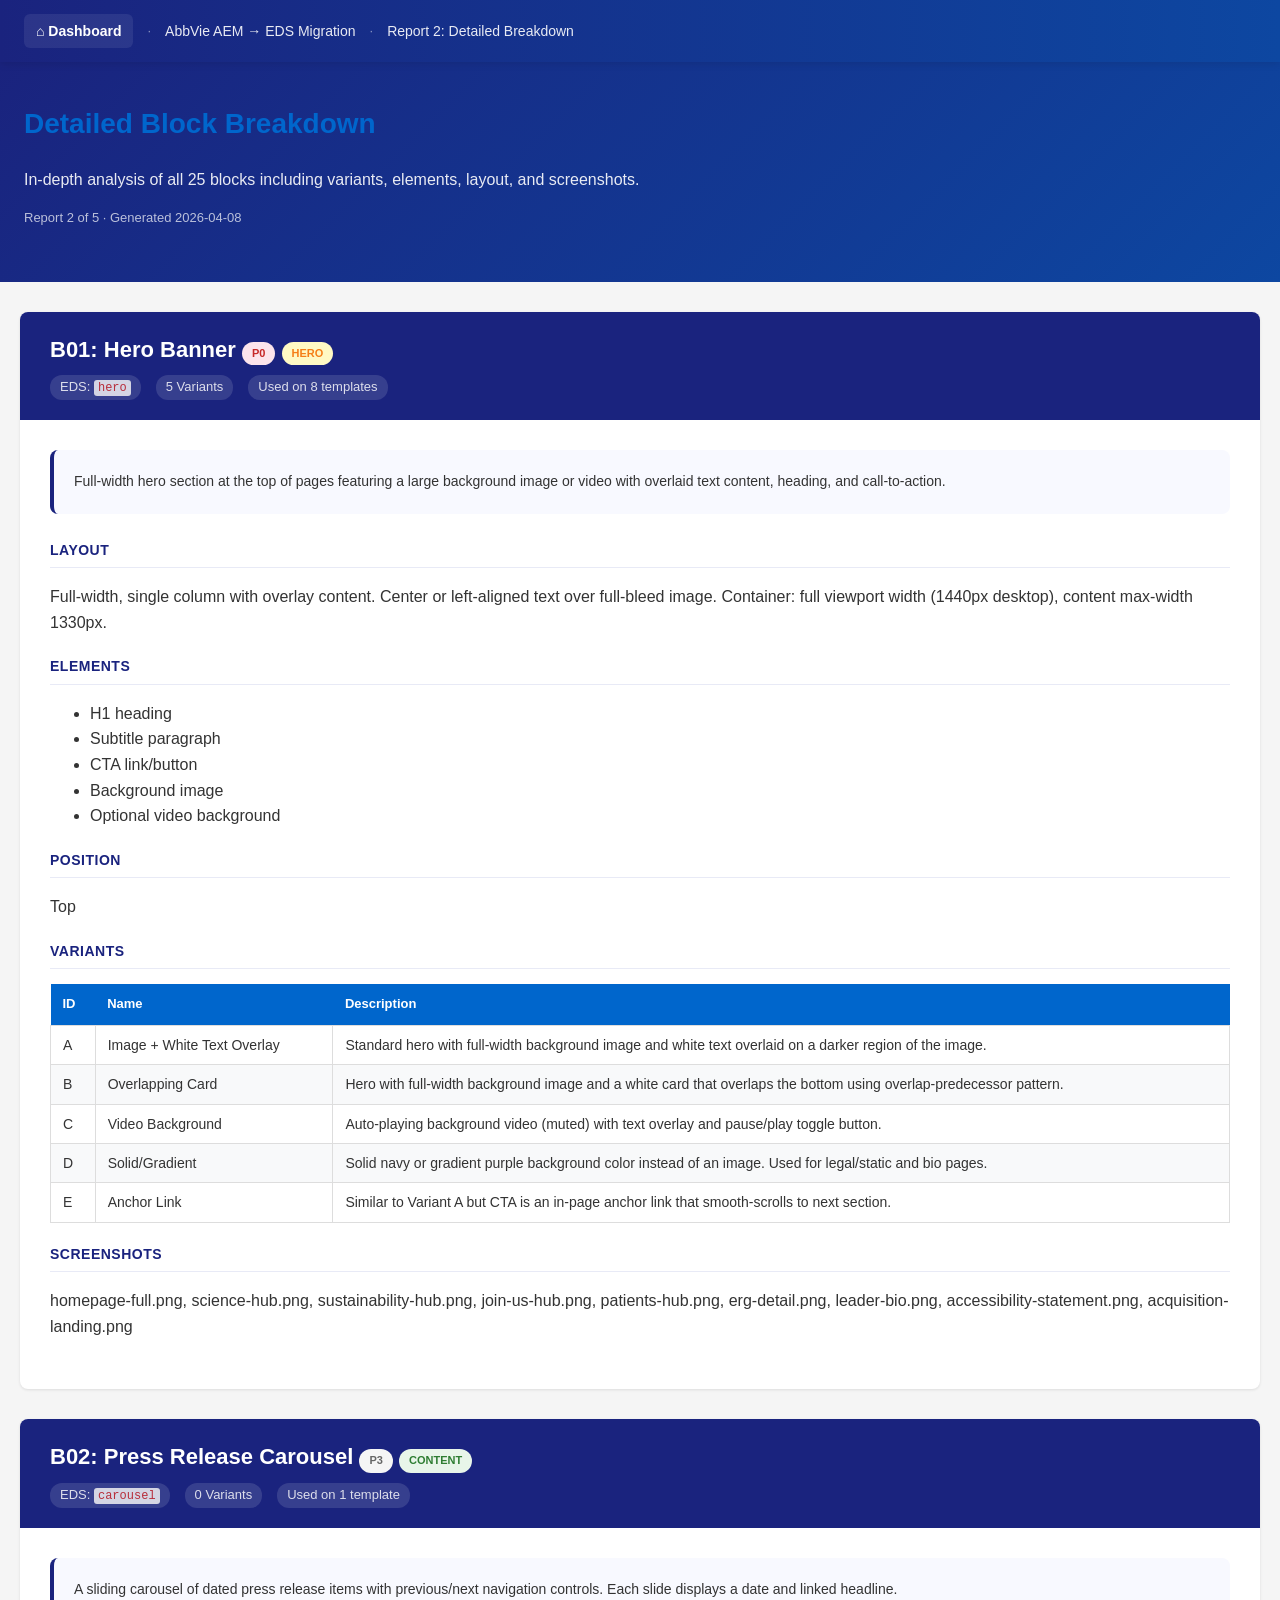
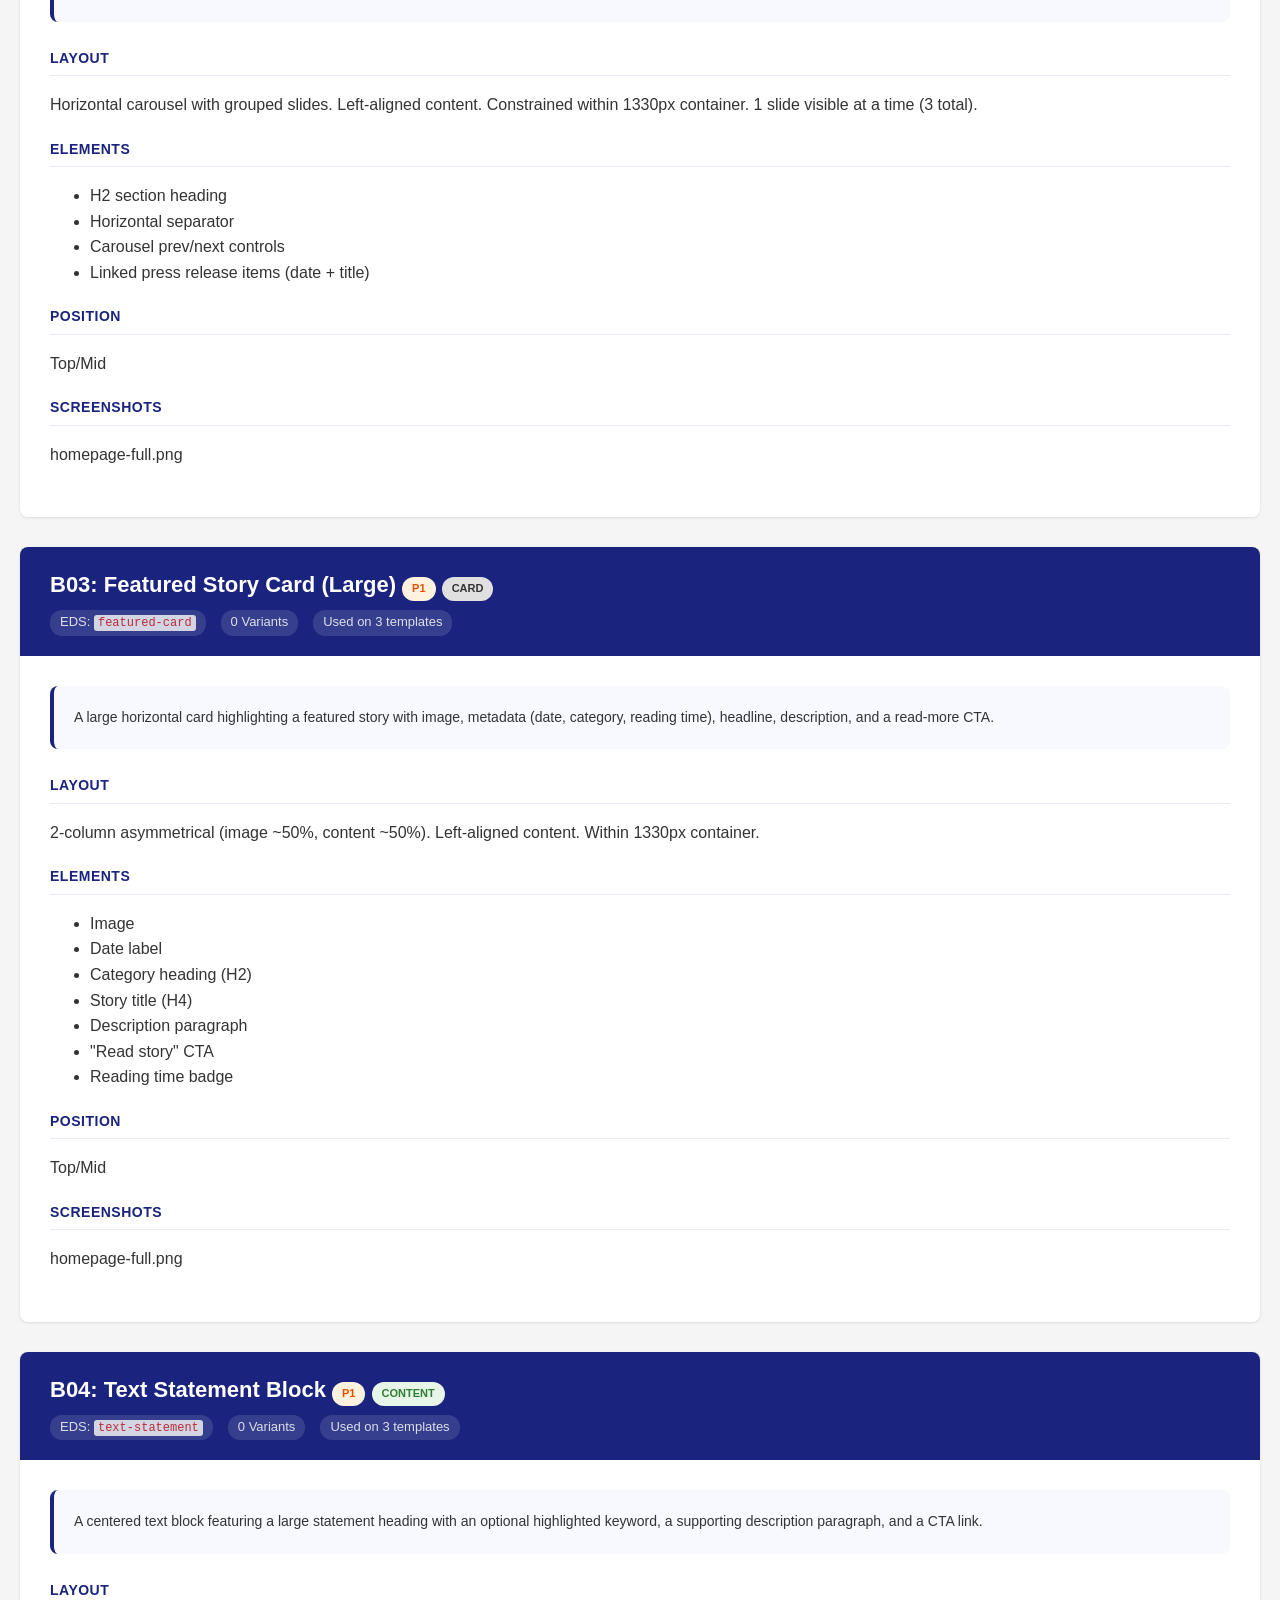
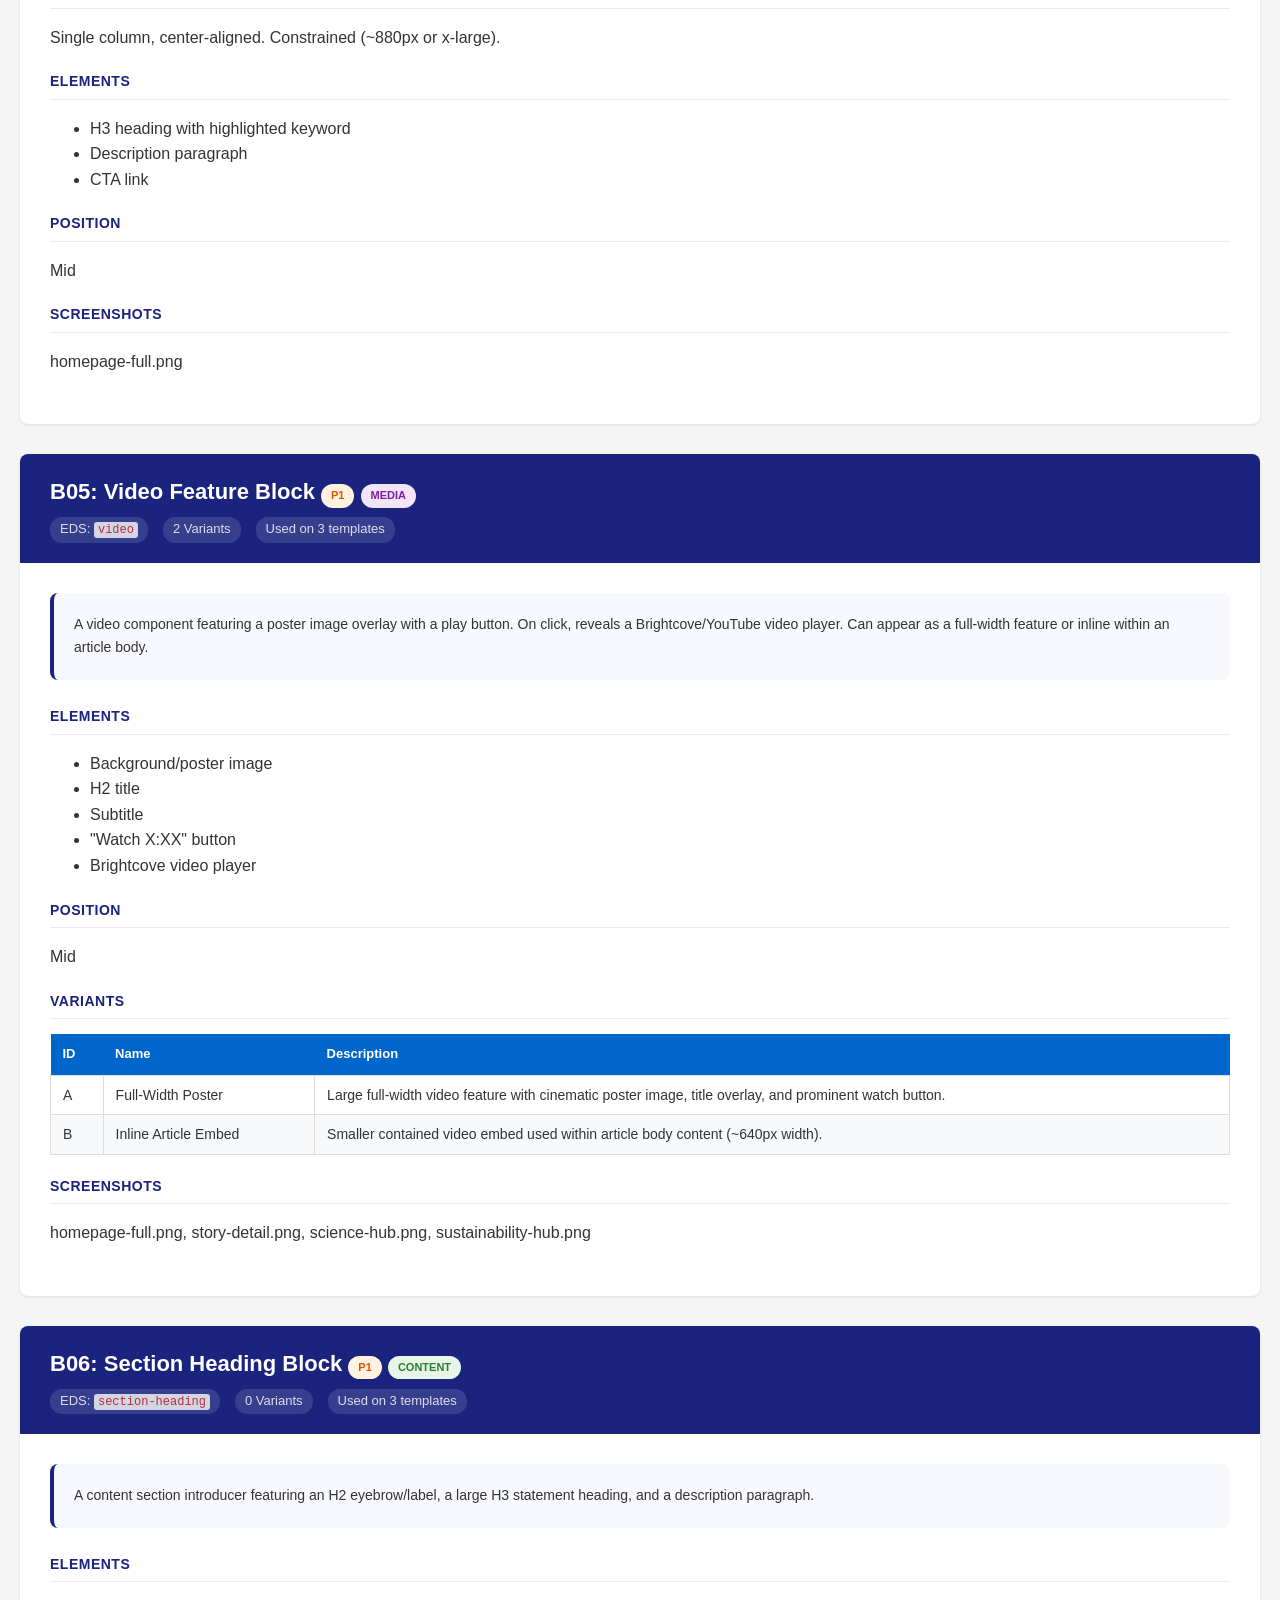
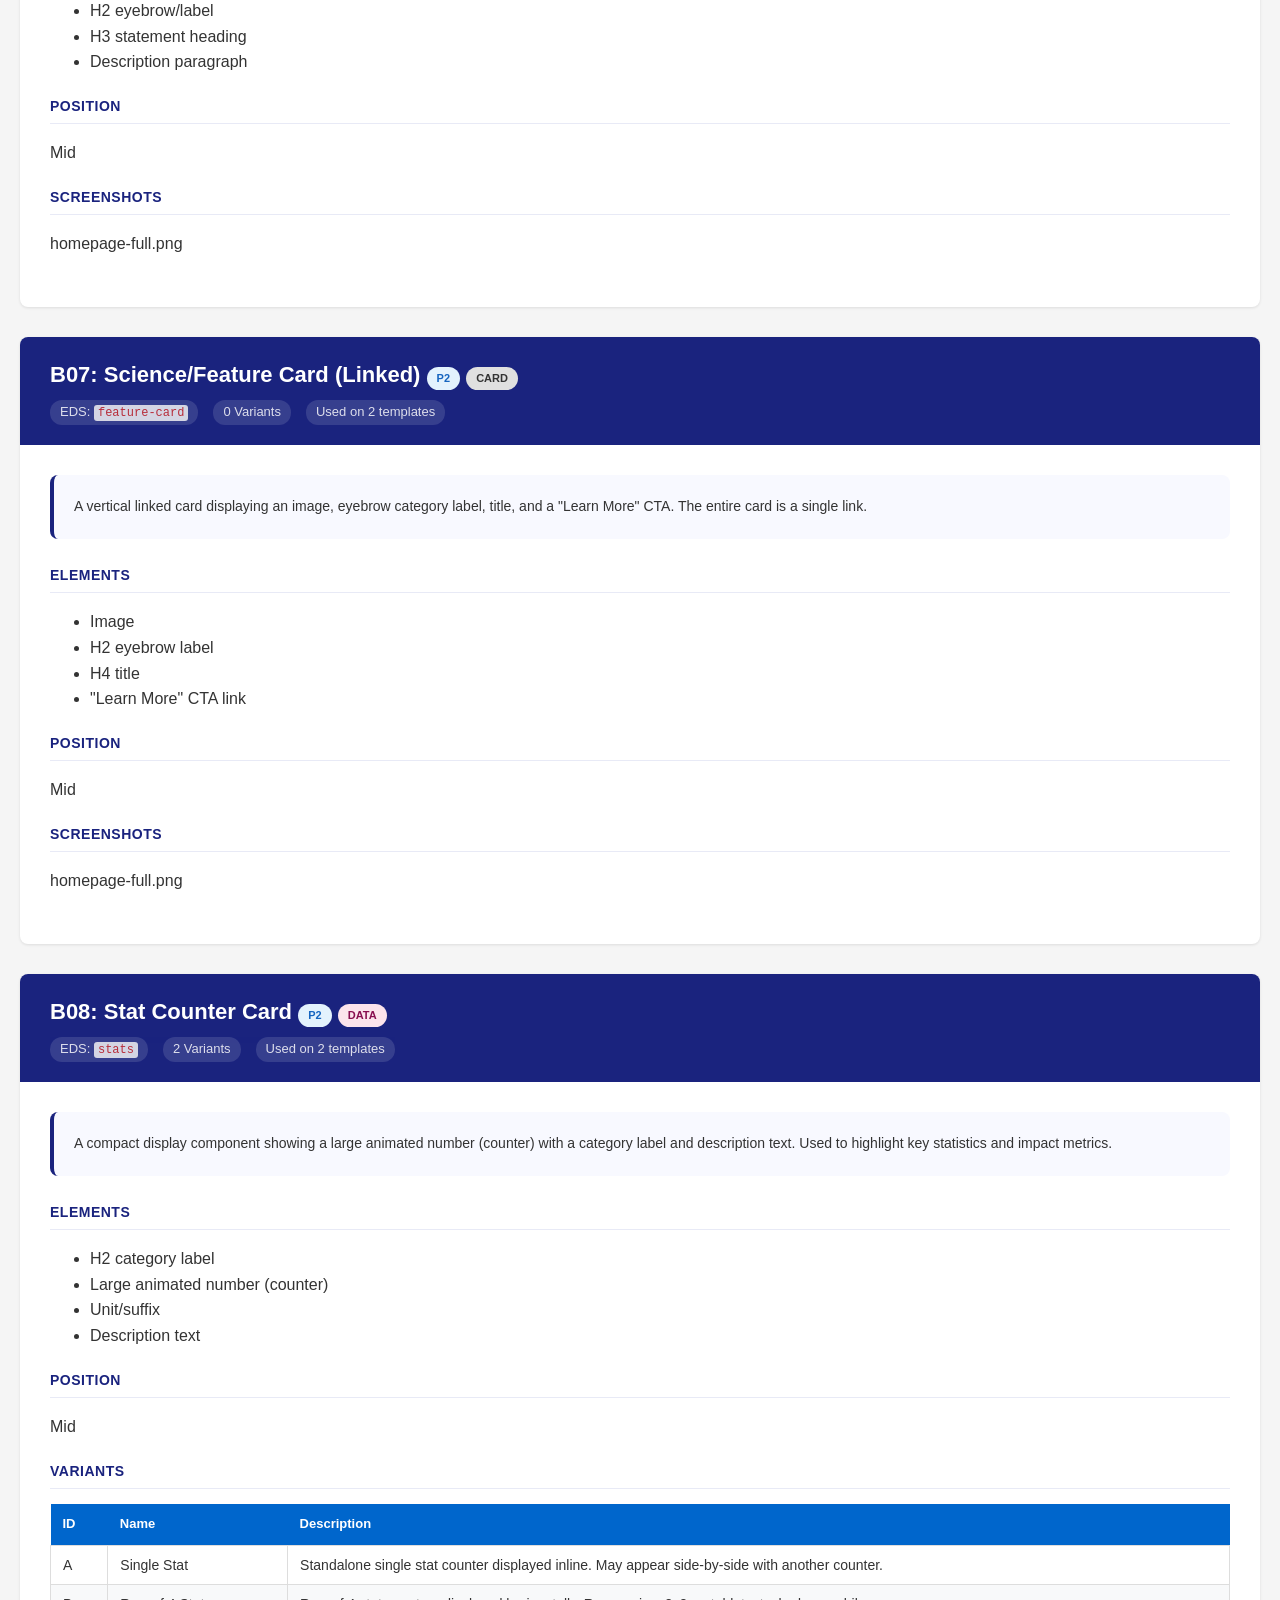
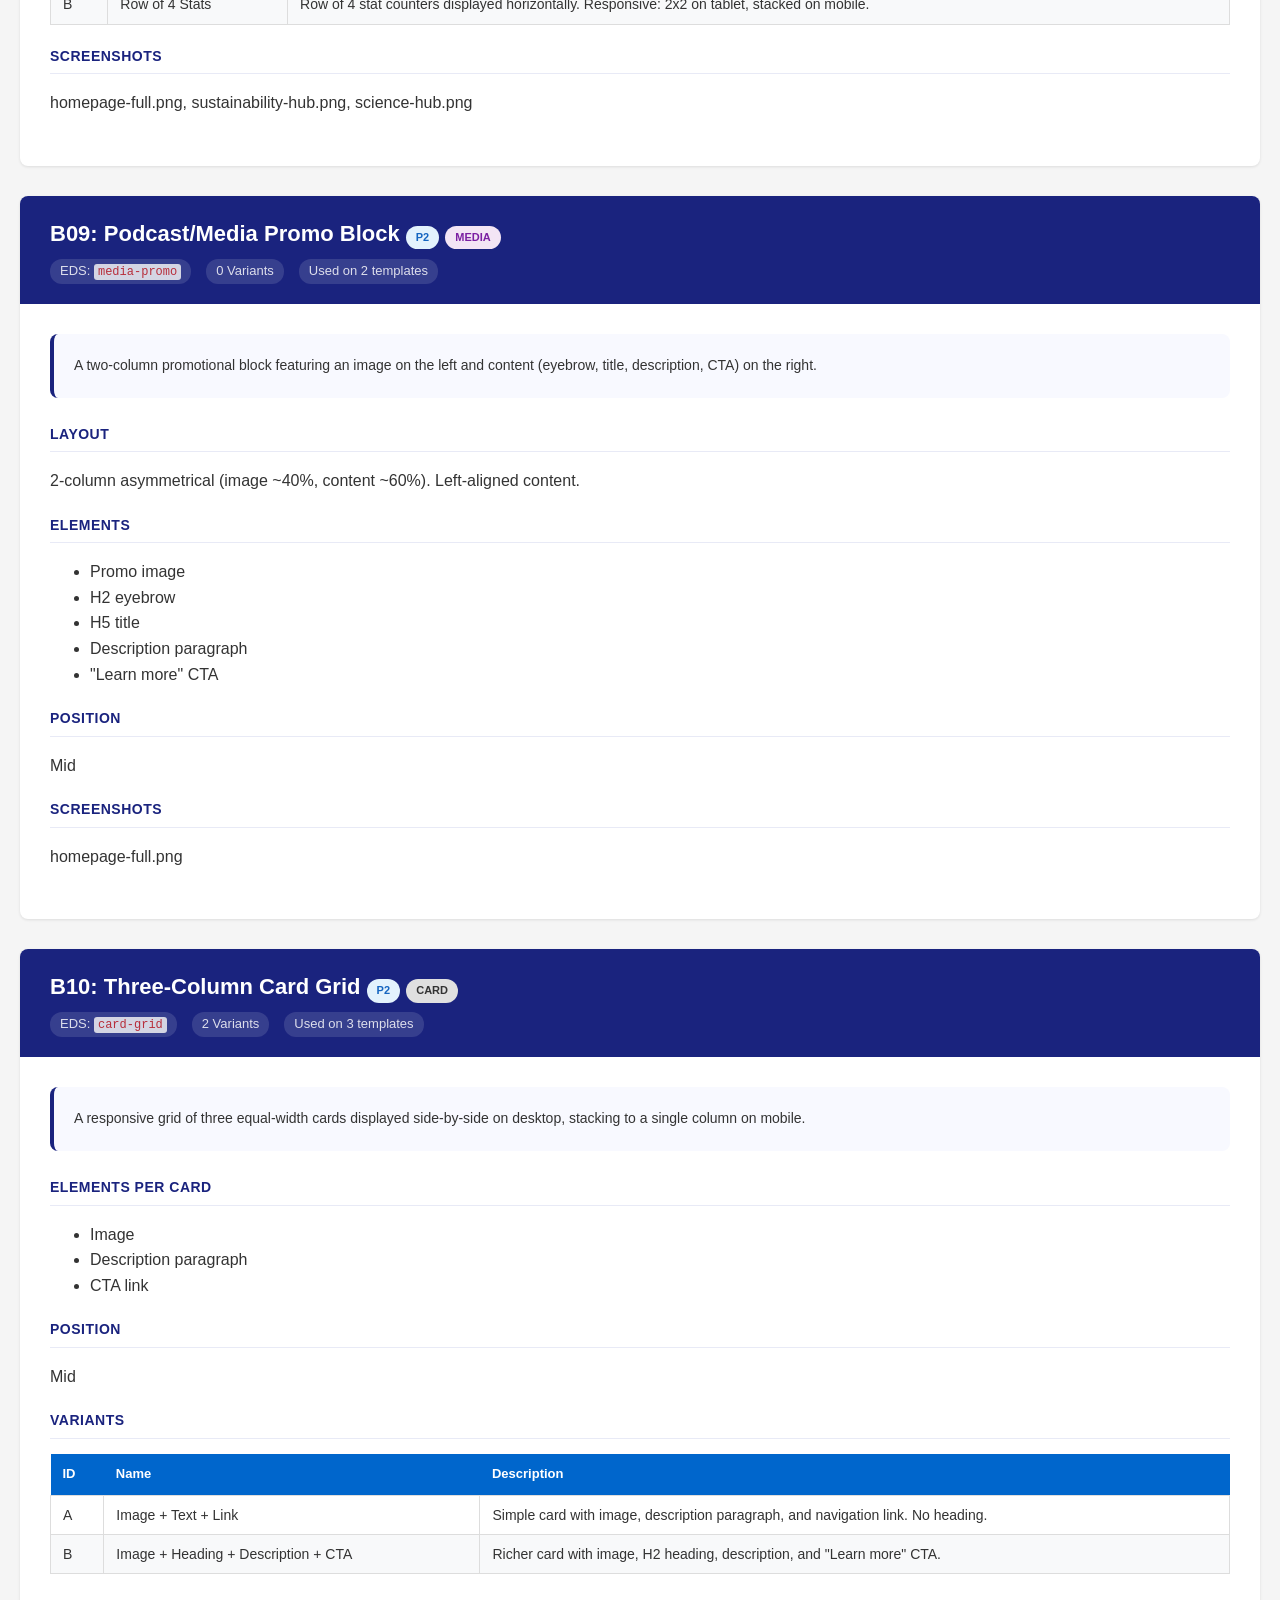
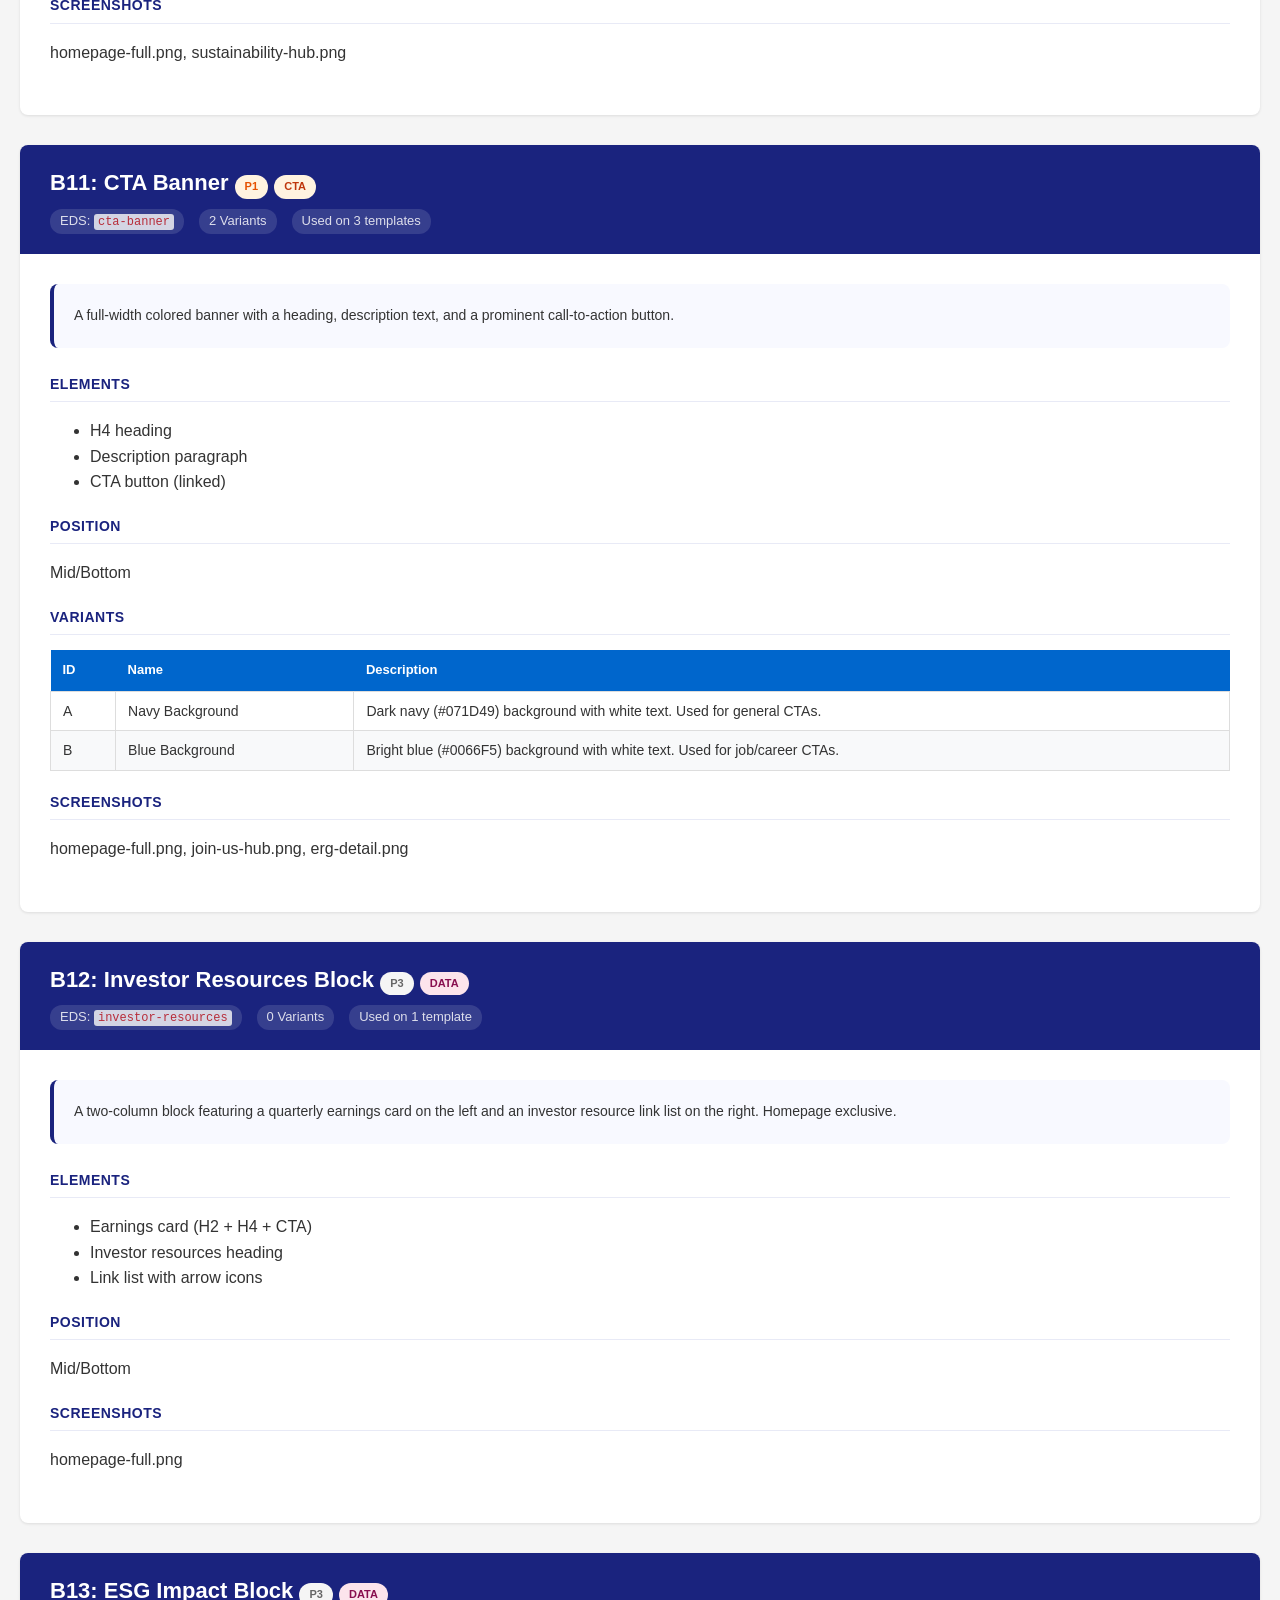
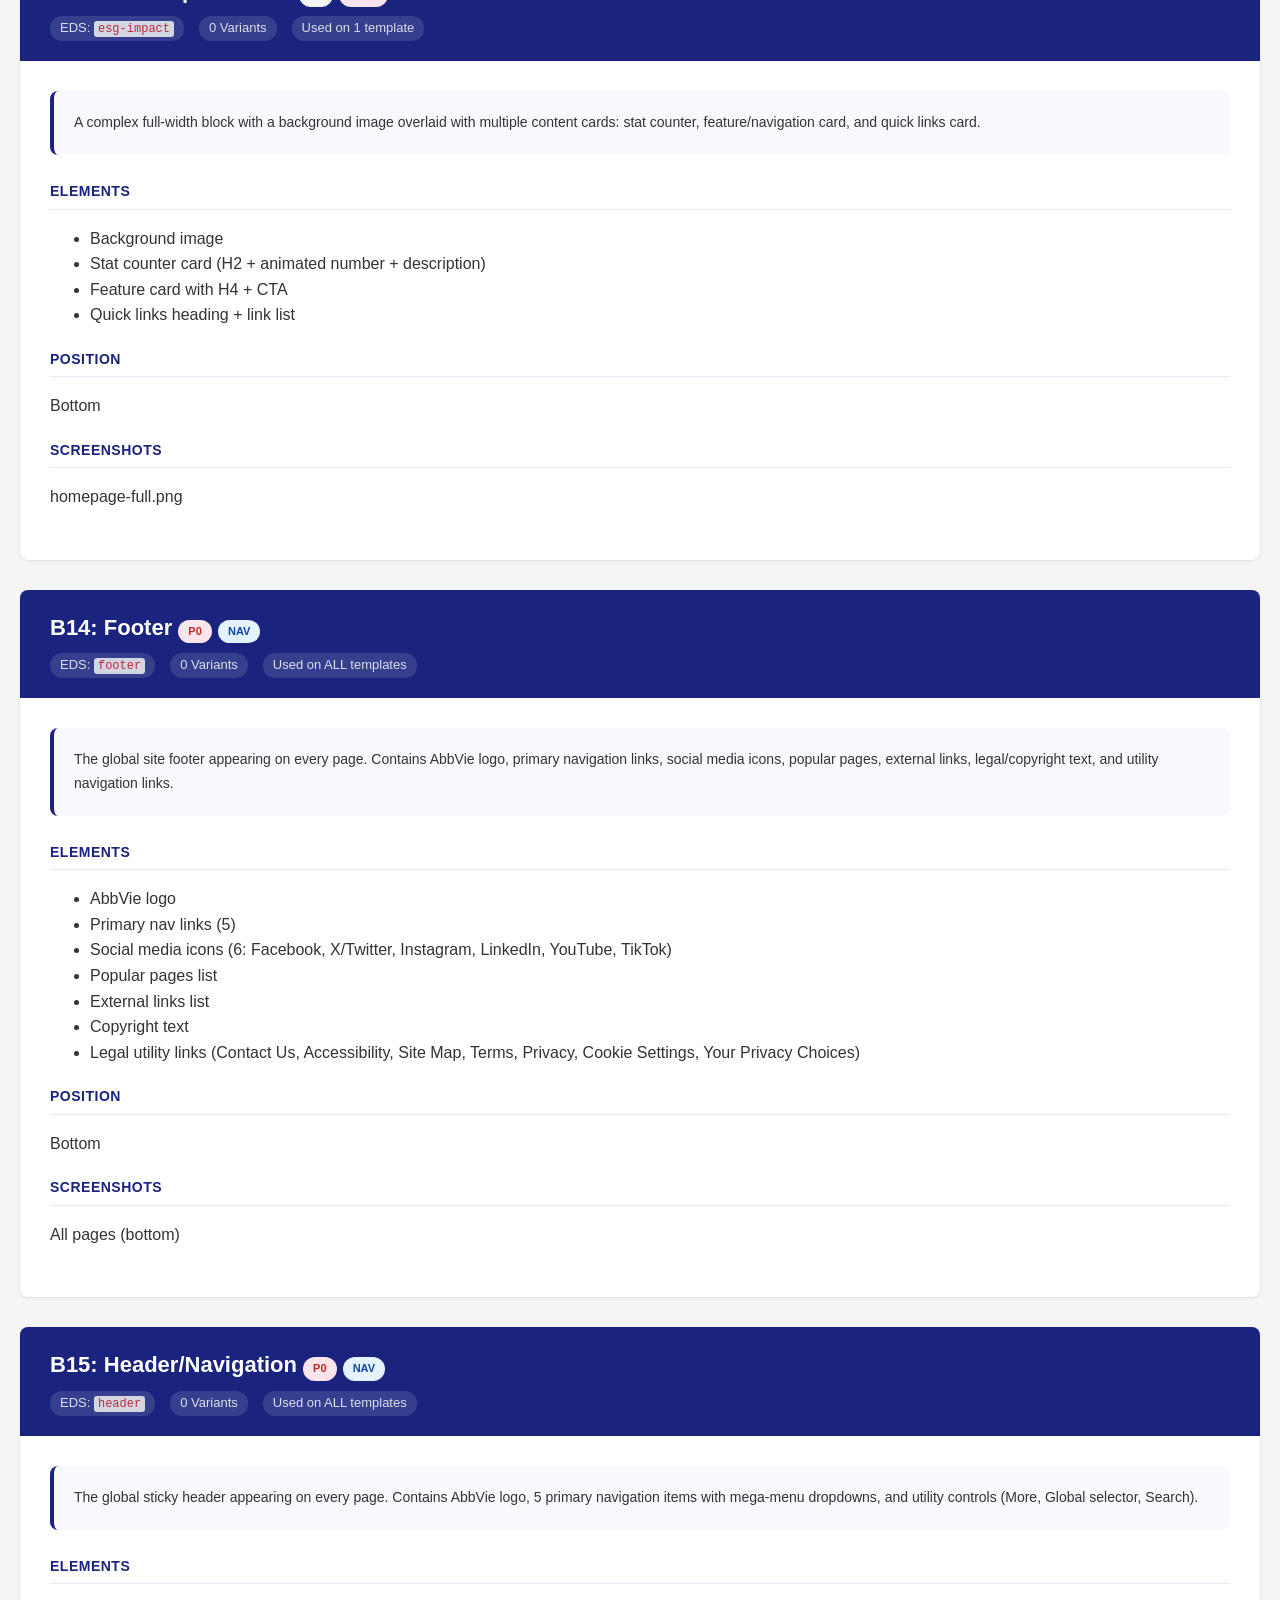
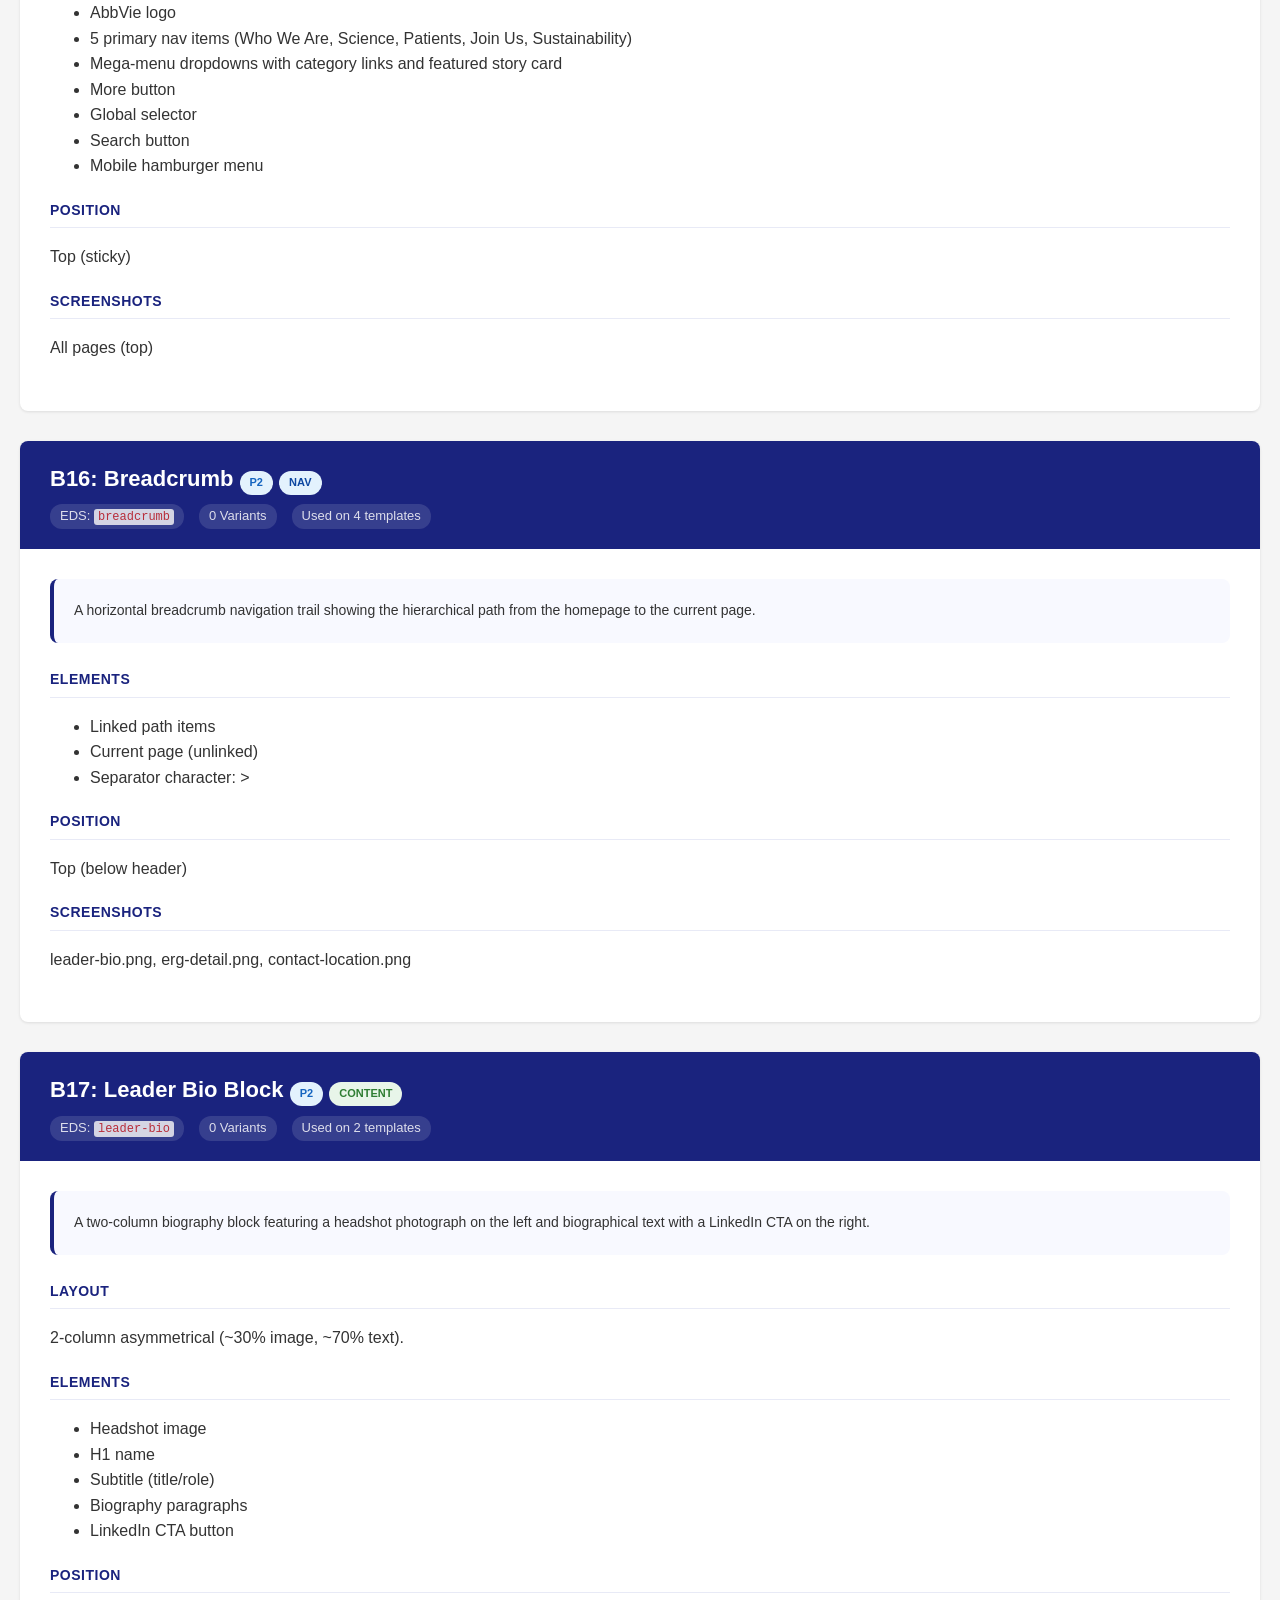
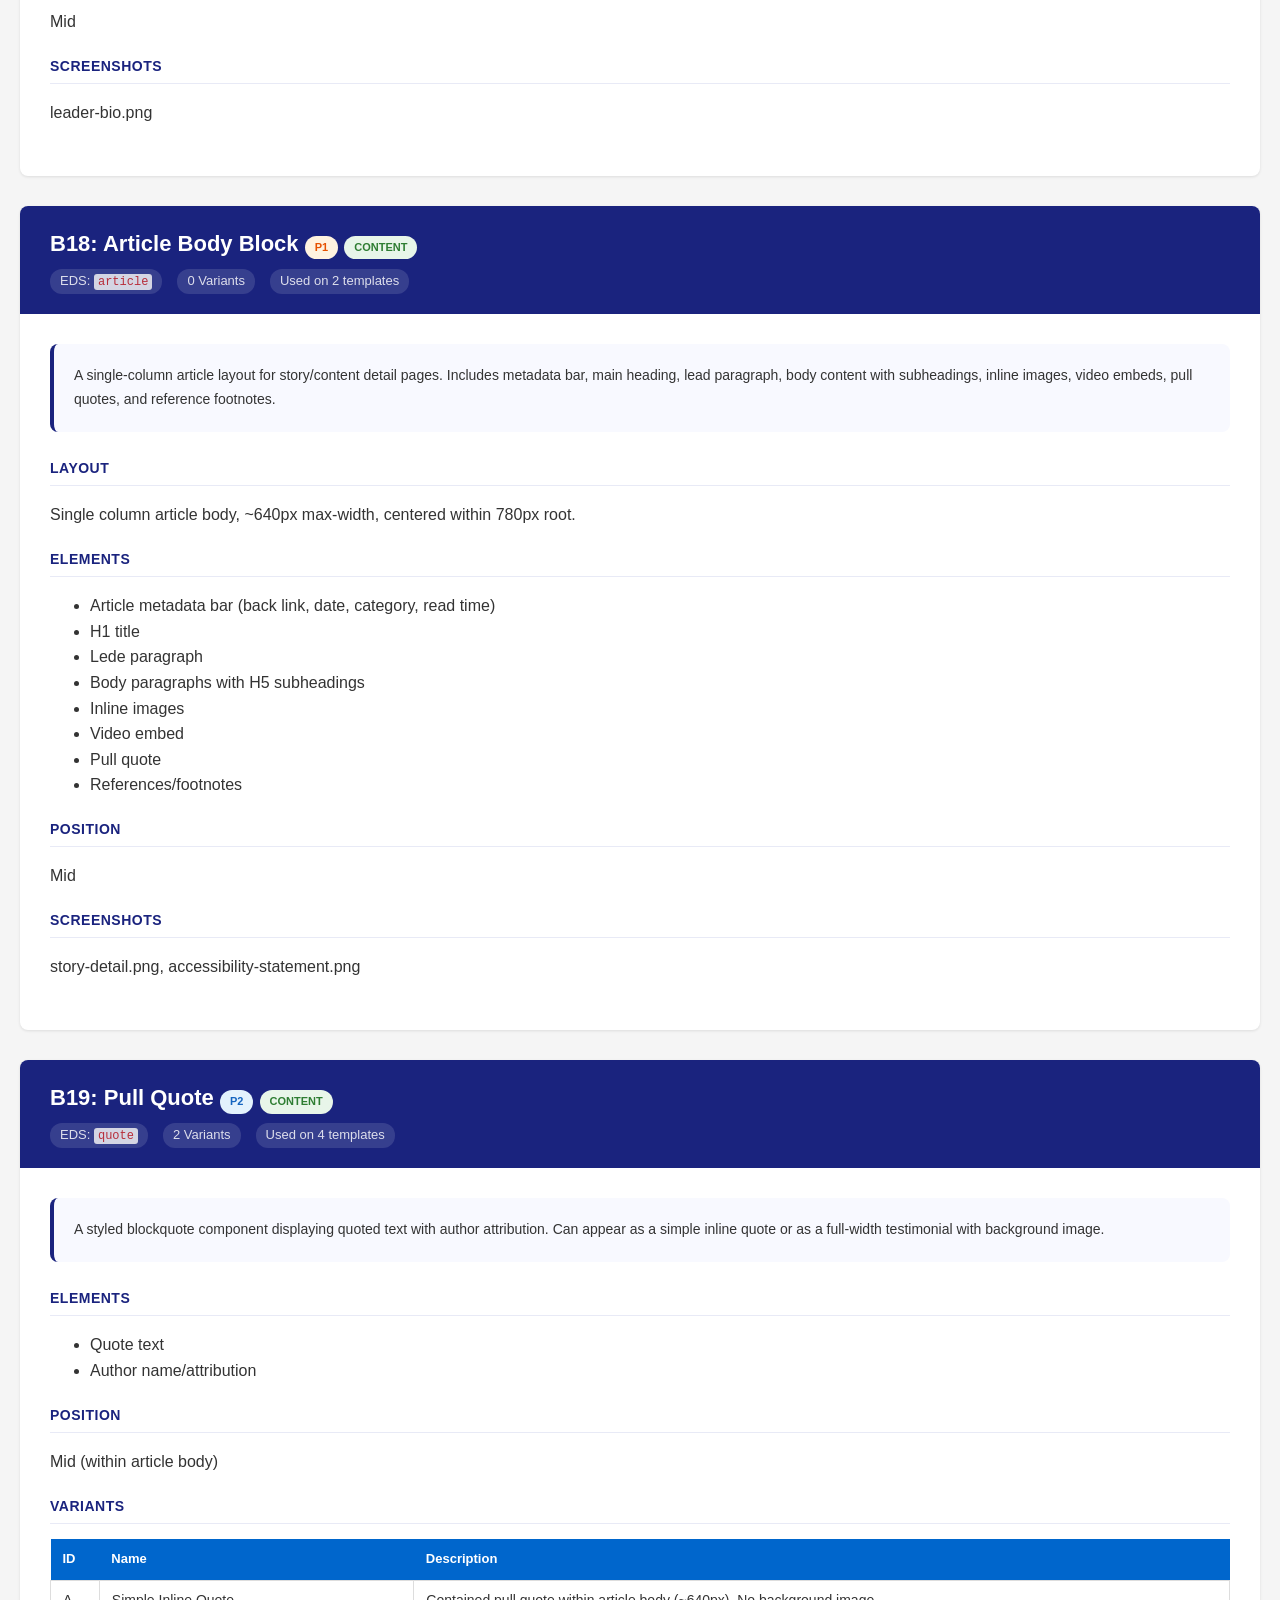
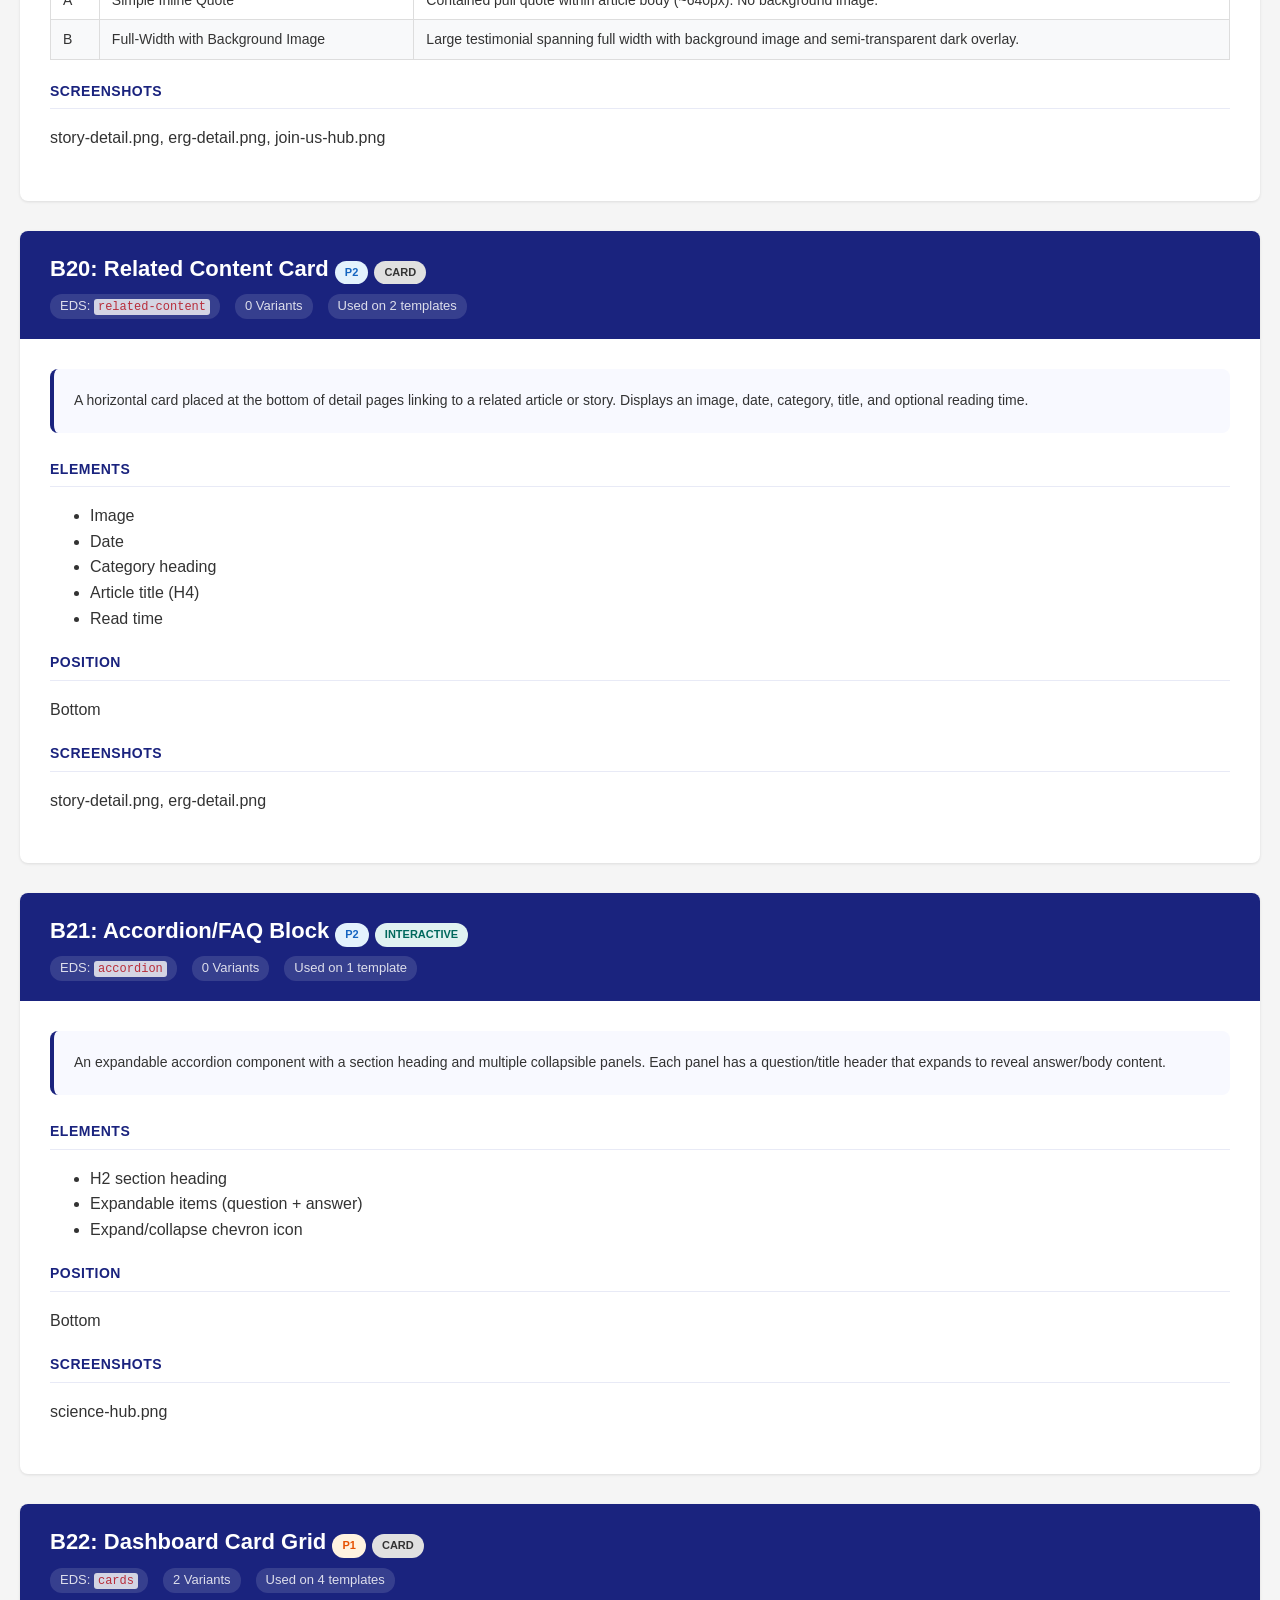
<file: audit/report-2-detailed-breakdown.html>
<!DOCTYPE html>
<html lang="en">
<head>
<meta charset="UTF-8">
<meta name="viewport" content="width=device-width, initial-scale=1.0">
<title>Report 2: Detailed Block Breakdown - AbbVie Migration</title>
<link rel="stylesheet" href="report-styles.css">
</head>
<body>

<nav class="top-nav">
  <div class="top-nav-inner">
    <a href="index.html">&#8962; Dashboard</a>
    <span class="sep">&middot;</span>
    <span class="project">AbbVie AEM &rarr; EDS Migration</span>
    <span class="sep">&middot;</span>
    <span class="project">Report 2: Detailed Breakdown</span>
  </div>
</nav>

<div class="report-header">
  <div class="report-header-inner">
    <h1>Detailed Block Breakdown</h1>
    <p class="subtitle">In-depth analysis of all 25 blocks including variants, elements, layout, and screenshots.</p>
    <p class="meta">Report 2 of 5 &middot; Generated 2026-04-08</p>
  </div>
</div>

<div class="container">

<!-- B01 -->
<div class="bs">
  <div class="bh">
    <h2>B01: Hero Banner <span class="badge badge-p0">P0</span> <span class="badge badge-hero">Hero</span></h2>
    <div class="bm"><span>EDS: <code>hero</code></span><span>5 Variants</span><span>Used on 8 templates</span></div>
  </div>
  <div class="bb">
    <div class="bo">Full-width hero section at the top of pages featuring a large background image or video with overlaid text content, heading, and call-to-action.</div>
    <div class="ds">
      <h4>Layout</h4>
      <p>Full-width, single column with overlay content. Center or left-aligned text over full-bleed image. Container: full viewport width (1440px desktop), content max-width 1330px.</p>
    </div>
    <div class="ds">
      <h4>Elements</h4>
      <ul>
        <li>H1 heading</li>
        <li>Subtitle paragraph</li>
        <li>CTA link/button</li>
        <li>Background image</li>
        <li>Optional video background</li>
      </ul>
    </div>
    <div class="ds">
      <h4>Position</h4>
      <p>Top</p>
    </div>
    <div class="ds">
      <h4>Variants</h4>
      <table>
        <thead><tr><th>ID</th><th>Name</th><th>Description</th></tr></thead>
        <tbody>
          <tr><td>A</td><td>Image + White Text Overlay</td><td>Standard hero with full-width background image and white text overlaid on a darker region of the image.</td></tr>
          <tr><td>B</td><td>Overlapping Card</td><td>Hero with full-width background image and a white card that overlaps the bottom using overlap-predecessor pattern.</td></tr>
          <tr><td>C</td><td>Video Background</td><td>Auto-playing background video (muted) with text overlay and pause/play toggle button.</td></tr>
          <tr><td>D</td><td>Solid/Gradient</td><td>Solid navy or gradient purple background color instead of an image. Used for legal/static and bio pages.</td></tr>
          <tr><td>E</td><td>Anchor Link</td><td>Similar to Variant A but CTA is an in-page anchor link that smooth-scrolls to next section.</td></tr>
        </tbody>
      </table>
    </div>
    <div class="ds">
      <h4>Screenshots</h4>
      <p>homepage-full.png, science-hub.png, sustainability-hub.png, join-us-hub.png, patients-hub.png, erg-detail.png, leader-bio.png, accessibility-statement.png, acquisition-landing.png</p>
    </div>
  </div>
</div>

<!-- B02 -->
<div class="bs">
  <div class="bh">
    <h2>B02: Press Release Carousel <span class="badge badge-p3">P3</span> <span class="badge badge-content">Content</span></h2>
    <div class="bm"><span>EDS: <code>carousel</code></span><span>0 Variants</span><span>Used on 1 template</span></div>
  </div>
  <div class="bb">
    <div class="bo">A sliding carousel of dated press release items with previous/next navigation controls. Each slide displays a date and linked headline.</div>
    <div class="ds">
      <h4>Layout</h4>
      <p>Horizontal carousel with grouped slides. Left-aligned content. Constrained within 1330px container. 1 slide visible at a time (3 total).</p>
    </div>
    <div class="ds">
      <h4>Elements</h4>
      <ul>
        <li>H2 section heading</li>
        <li>Horizontal separator</li>
        <li>Carousel prev/next controls</li>
        <li>Linked press release items (date + title)</li>
      </ul>
    </div>
    <div class="ds"><h4>Position</h4><p>Top/Mid</p></div>
    <div class="ds"><h4>Screenshots</h4><p>homepage-full.png</p></div>
  </div>
</div>

<!-- B03 -->
<div class="bs">
  <div class="bh">
    <h2>B03: Featured Story Card (Large) <span class="badge badge-p1">P1</span> <span class="badge badge-card">Card</span></h2>
    <div class="bm"><span>EDS: <code>featured-card</code></span><span>0 Variants</span><span>Used on 3 templates</span></div>
  </div>
  <div class="bb">
    <div class="bo">A large horizontal card highlighting a featured story with image, metadata (date, category, reading time), headline, description, and a read-more CTA.</div>
    <div class="ds">
      <h4>Layout</h4>
      <p>2-column asymmetrical (image ~50%, content ~50%). Left-aligned content. Within 1330px container.</p>
    </div>
    <div class="ds">
      <h4>Elements</h4>
      <ul>
        <li>Image</li>
        <li>Date label</li>
        <li>Category heading (H2)</li>
        <li>Story title (H4)</li>
        <li>Description paragraph</li>
        <li>"Read story" CTA</li>
        <li>Reading time badge</li>
      </ul>
    </div>
    <div class="ds"><h4>Position</h4><p>Top/Mid</p></div>
    <div class="ds"><h4>Screenshots</h4><p>homepage-full.png</p></div>
  </div>
</div>

<!-- B04 -->
<div class="bs">
  <div class="bh">
    <h2>B04: Text Statement Block <span class="badge badge-p1">P1</span> <span class="badge badge-content">Content</span></h2>
    <div class="bm"><span>EDS: <code>text-statement</code></span><span>0 Variants</span><span>Used on 3 templates</span></div>
  </div>
  <div class="bb">
    <div class="bo">A centered text block featuring a large statement heading with an optional highlighted keyword, a supporting description paragraph, and a CTA link.</div>
    <div class="ds">
      <h4>Layout</h4>
      <p>Single column, center-aligned. Constrained (~880px or x-large).</p>
    </div>
    <div class="ds">
      <h4>Elements</h4>
      <ul>
        <li>H3 heading with highlighted keyword</li>
        <li>Description paragraph</li>
        <li>CTA link</li>
      </ul>
    </div>
    <div class="ds"><h4>Position</h4><p>Mid</p></div>
    <div class="ds"><h4>Screenshots</h4><p>homepage-full.png</p></div>
  </div>
</div>

<!-- B05 -->
<div class="bs">
  <div class="bh">
    <h2>B05: Video Feature Block <span class="badge badge-p1">P1</span> <span class="badge badge-media">Media</span></h2>
    <div class="bm"><span>EDS: <code>video</code></span><span>2 Variants</span><span>Used on 3 templates</span></div>
  </div>
  <div class="bb">
    <div class="bo">A video component featuring a poster image overlay with a play button. On click, reveals a Brightcove/YouTube video player. Can appear as a full-width feature or inline within an article body.</div>
    <div class="ds">
      <h4>Elements</h4>
      <ul>
        <li>Background/poster image</li>
        <li>H2 title</li>
        <li>Subtitle</li>
        <li>"Watch X:XX" button</li>
        <li>Brightcove video player</li>
      </ul>
    </div>
    <div class="ds"><h4>Position</h4><p>Mid</p></div>
    <div class="ds">
      <h4>Variants</h4>
      <table>
        <thead><tr><th>ID</th><th>Name</th><th>Description</th></tr></thead>
        <tbody>
          <tr><td>A</td><td>Full-Width Poster</td><td>Large full-width video feature with cinematic poster image, title overlay, and prominent watch button.</td></tr>
          <tr><td>B</td><td>Inline Article Embed</td><td>Smaller contained video embed used within article body content (~640px width).</td></tr>
        </tbody>
      </table>
    </div>
    <div class="ds"><h4>Screenshots</h4><p>homepage-full.png, story-detail.png, science-hub.png, sustainability-hub.png</p></div>
  </div>
</div>

<!-- B06 -->
<div class="bs">
  <div class="bh">
    <h2>B06: Section Heading Block <span class="badge badge-p1">P1</span> <span class="badge badge-content">Content</span></h2>
    <div class="bm"><span>EDS: <code>section-heading</code></span><span>0 Variants</span><span>Used on 3 templates</span></div>
  </div>
  <div class="bb">
    <div class="bo">A content section introducer featuring an H2 eyebrow/label, a large H3 statement heading, and a description paragraph.</div>
    <div class="ds">
      <h4>Elements</h4>
      <ul>
        <li>H2 eyebrow/label</li>
        <li>H3 statement heading</li>
        <li>Description paragraph</li>
      </ul>
    </div>
    <div class="ds"><h4>Position</h4><p>Mid</p></div>
    <div class="ds"><h4>Screenshots</h4><p>homepage-full.png</p></div>
  </div>
</div>

<!-- B07 -->
<div class="bs">
  <div class="bh">
    <h2>B07: Science/Feature Card (Linked) <span class="badge badge-p2">P2</span> <span class="badge badge-card">Card</span></h2>
    <div class="bm"><span>EDS: <code>feature-card</code></span><span>0 Variants</span><span>Used on 2 templates</span></div>
  </div>
  <div class="bb">
    <div class="bo">A vertical linked card displaying an image, eyebrow category label, title, and a "Learn More" CTA. The entire card is a single link.</div>
    <div class="ds">
      <h4>Elements</h4>
      <ul>
        <li>Image</li>
        <li>H2 eyebrow label</li>
        <li>H4 title</li>
        <li>"Learn More" CTA link</li>
      </ul>
    </div>
    <div class="ds"><h4>Position</h4><p>Mid</p></div>
    <div class="ds"><h4>Screenshots</h4><p>homepage-full.png</p></div>
  </div>
</div>

<!-- B08 -->
<div class="bs">
  <div class="bh">
    <h2>B08: Stat Counter Card <span class="badge badge-p2">P2</span> <span class="badge badge-data">Data</span></h2>
    <div class="bm"><span>EDS: <code>stats</code></span><span>2 Variants</span><span>Used on 2 templates</span></div>
  </div>
  <div class="bb">
    <div class="bo">A compact display component showing a large animated number (counter) with a category label and description text. Used to highlight key statistics and impact metrics.</div>
    <div class="ds">
      <h4>Elements</h4>
      <ul>
        <li>H2 category label</li>
        <li>Large animated number (counter)</li>
        <li>Unit/suffix</li>
        <li>Description text</li>
      </ul>
    </div>
    <div class="ds"><h4>Position</h4><p>Mid</p></div>
    <div class="ds">
      <h4>Variants</h4>
      <table>
        <thead><tr><th>ID</th><th>Name</th><th>Description</th></tr></thead>
        <tbody>
          <tr><td>A</td><td>Single Stat</td><td>Standalone single stat counter displayed inline. May appear side-by-side with another counter.</td></tr>
          <tr><td>B</td><td>Row of 4 Stats</td><td>Row of 4 stat counters displayed horizontally. Responsive: 2x2 on tablet, stacked on mobile.</td></tr>
        </tbody>
      </table>
    </div>
    <div class="ds"><h4>Screenshots</h4><p>homepage-full.png, sustainability-hub.png, science-hub.png</p></div>
  </div>
</div>

<!-- B09 -->
<div class="bs">
  <div class="bh">
    <h2>B09: Podcast/Media Promo Block <span class="badge badge-p2">P2</span> <span class="badge badge-media">Media</span></h2>
    <div class="bm"><span>EDS: <code>media-promo</code></span><span>0 Variants</span><span>Used on 2 templates</span></div>
  </div>
  <div class="bb">
    <div class="bo">A two-column promotional block featuring an image on the left and content (eyebrow, title, description, CTA) on the right.</div>
    <div class="ds">
      <h4>Layout</h4>
      <p>2-column asymmetrical (image ~40%, content ~60%). Left-aligned content.</p>
    </div>
    <div class="ds">
      <h4>Elements</h4>
      <ul>
        <li>Promo image</li>
        <li>H2 eyebrow</li>
        <li>H5 title</li>
        <li>Description paragraph</li>
        <li>"Learn more" CTA</li>
      </ul>
    </div>
    <div class="ds"><h4>Position</h4><p>Mid</p></div>
    <div class="ds"><h4>Screenshots</h4><p>homepage-full.png</p></div>
  </div>
</div>

<!-- B10 -->
<div class="bs">
  <div class="bh">
    <h2>B10: Three-Column Card Grid <span class="badge badge-p2">P2</span> <span class="badge badge-card">Card</span></h2>
    <div class="bm"><span>EDS: <code>card-grid</code></span><span>2 Variants</span><span>Used on 3 templates</span></div>
  </div>
  <div class="bb">
    <div class="bo">A responsive grid of three equal-width cards displayed side-by-side on desktop, stacking to a single column on mobile.</div>
    <div class="ds">
      <h4>Elements per card</h4>
      <ul>
        <li>Image</li>
        <li>Description paragraph</li>
        <li>CTA link</li>
      </ul>
    </div>
    <div class="ds"><h4>Position</h4><p>Mid</p></div>
    <div class="ds">
      <h4>Variants</h4>
      <table>
        <thead><tr><th>ID</th><th>Name</th><th>Description</th></tr></thead>
        <tbody>
          <tr><td>A</td><td>Image + Text + Link</td><td>Simple card with image, description paragraph, and navigation link. No heading.</td></tr>
          <tr><td>B</td><td>Image + Heading + Description + CTA</td><td>Richer card with image, H2 heading, description, and "Learn more" CTA.</td></tr>
        </tbody>
      </table>
    </div>
    <div class="ds"><h4>Screenshots</h4><p>homepage-full.png, sustainability-hub.png</p></div>
  </div>
</div>

<!-- B11 -->
<div class="bs">
  <div class="bh">
    <h2>B11: CTA Banner <span class="badge badge-p1">P1</span> <span class="badge badge-cta">CTA</span></h2>
    <div class="bm"><span>EDS: <code>cta-banner</code></span><span>2 Variants</span><span>Used on 3 templates</span></div>
  </div>
  <div class="bb">
    <div class="bo">A full-width colored banner with a heading, description text, and a prominent call-to-action button.</div>
    <div class="ds">
      <h4>Elements</h4>
      <ul>
        <li>H4 heading</li>
        <li>Description paragraph</li>
        <li>CTA button (linked)</li>
      </ul>
    </div>
    <div class="ds"><h4>Position</h4><p>Mid/Bottom</p></div>
    <div class="ds">
      <h4>Variants</h4>
      <table>
        <thead><tr><th>ID</th><th>Name</th><th>Description</th></tr></thead>
        <tbody>
          <tr><td>A</td><td>Navy Background</td><td>Dark navy (#071D49) background with white text. Used for general CTAs.</td></tr>
          <tr><td>B</td><td>Blue Background</td><td>Bright blue (#0066F5) background with white text. Used for job/career CTAs.</td></tr>
        </tbody>
      </table>
    </div>
    <div class="ds"><h4>Screenshots</h4><p>homepage-full.png, join-us-hub.png, erg-detail.png</p></div>
  </div>
</div>

<!-- B12 -->
<div class="bs">
  <div class="bh">
    <h2>B12: Investor Resources Block <span class="badge badge-p3">P3</span> <span class="badge badge-data">Data</span></h2>
    <div class="bm"><span>EDS: <code>investor-resources</code></span><span>0 Variants</span><span>Used on 1 template</span></div>
  </div>
  <div class="bb">
    <div class="bo">A two-column block featuring a quarterly earnings card on the left and an investor resource link list on the right. Homepage exclusive.</div>
    <div class="ds">
      <h4>Elements</h4>
      <ul>
        <li>Earnings card (H2 + H4 + CTA)</li>
        <li>Investor resources heading</li>
        <li>Link list with arrow icons</li>
      </ul>
    </div>
    <div class="ds"><h4>Position</h4><p>Mid/Bottom</p></div>
    <div class="ds"><h4>Screenshots</h4><p>homepage-full.png</p></div>
  </div>
</div>

<!-- B13 -->
<div class="bs">
  <div class="bh">
    <h2>B13: ESG Impact Block <span class="badge badge-p3">P3</span> <span class="badge badge-data">Data</span></h2>
    <div class="bm"><span>EDS: <code>esg-impact</code></span><span>0 Variants</span><span>Used on 1 template</span></div>
  </div>
  <div class="bb">
    <div class="bo">A complex full-width block with a background image overlaid with multiple content cards: stat counter, feature/navigation card, and quick links card.</div>
    <div class="ds">
      <h4>Elements</h4>
      <ul>
        <li>Background image</li>
        <li>Stat counter card (H2 + animated number + description)</li>
        <li>Feature card with H4 + CTA</li>
        <li>Quick links heading + link list</li>
      </ul>
    </div>
    <div class="ds"><h4>Position</h4><p>Bottom</p></div>
    <div class="ds"><h4>Screenshots</h4><p>homepage-full.png</p></div>
  </div>
</div>

<!-- B14 -->
<div class="bs">
  <div class="bh">
    <h2>B14: Footer <span class="badge badge-p0">P0</span> <span class="badge badge-nav">Nav</span></h2>
    <div class="bm"><span>EDS: <code>footer</code></span><span>0 Variants</span><span>Used on ALL templates</span></div>
  </div>
  <div class="bb">
    <div class="bo">The global site footer appearing on every page. Contains AbbVie logo, primary navigation links, social media icons, popular pages, external links, legal/copyright text, and utility navigation links.</div>
    <div class="ds">
      <h4>Elements</h4>
      <ul>
        <li>AbbVie logo</li>
        <li>Primary nav links (5)</li>
        <li>Social media icons (6: Facebook, X/Twitter, Instagram, LinkedIn, YouTube, TikTok)</li>
        <li>Popular pages list</li>
        <li>External links list</li>
        <li>Copyright text</li>
        <li>Legal utility links (Contact Us, Accessibility, Site Map, Terms, Privacy, Cookie Settings, Your Privacy Choices)</li>
      </ul>
    </div>
    <div class="ds"><h4>Position</h4><p>Bottom</p></div>
    <div class="ds"><h4>Screenshots</h4><p>All pages (bottom)</p></div>
  </div>
</div>

<!-- B15 -->
<div class="bs">
  <div class="bh">
    <h2>B15: Header/Navigation <span class="badge badge-p0">P0</span> <span class="badge badge-nav">Nav</span></h2>
    <div class="bm"><span>EDS: <code>header</code></span><span>0 Variants</span><span>Used on ALL templates</span></div>
  </div>
  <div class="bb">
    <div class="bo">The global sticky header appearing on every page. Contains AbbVie logo, 5 primary navigation items with mega-menu dropdowns, and utility controls (More, Global selector, Search).</div>
    <div class="ds">
      <h4>Elements</h4>
      <ul>
        <li>AbbVie logo</li>
        <li>5 primary nav items (Who We Are, Science, Patients, Join Us, Sustainability)</li>
        <li>Mega-menu dropdowns with category links and featured story card</li>
        <li>More button</li>
        <li>Global selector</li>
        <li>Search button</li>
        <li>Mobile hamburger menu</li>
      </ul>
    </div>
    <div class="ds"><h4>Position</h4><p>Top (sticky)</p></div>
    <div class="ds"><h4>Screenshots</h4><p>All pages (top)</p></div>
  </div>
</div>

<!-- B16 -->
<div class="bs">
  <div class="bh">
    <h2>B16: Breadcrumb <span class="badge badge-p2">P2</span> <span class="badge badge-nav">Nav</span></h2>
    <div class="bm"><span>EDS: <code>breadcrumb</code></span><span>0 Variants</span><span>Used on 4 templates</span></div>
  </div>
  <div class="bb">
    <div class="bo">A horizontal breadcrumb navigation trail showing the hierarchical path from the homepage to the current page.</div>
    <div class="ds">
      <h4>Elements</h4>
      <ul>
        <li>Linked path items</li>
        <li>Current page (unlinked)</li>
        <li>Separator character: &gt;</li>
      </ul>
    </div>
    <div class="ds"><h4>Position</h4><p>Top (below header)</p></div>
    <div class="ds"><h4>Screenshots</h4><p>leader-bio.png, erg-detail.png, contact-location.png</p></div>
  </div>
</div>

<!-- B17 -->
<div class="bs">
  <div class="bh">
    <h2>B17: Leader Bio Block <span class="badge badge-p2">P2</span> <span class="badge badge-content">Content</span></h2>
    <div class="bm"><span>EDS: <code>leader-bio</code></span><span>0 Variants</span><span>Used on 2 templates</span></div>
  </div>
  <div class="bb">
    <div class="bo">A two-column biography block featuring a headshot photograph on the left and biographical text with a LinkedIn CTA on the right.</div>
    <div class="ds">
      <h4>Layout</h4>
      <p>2-column asymmetrical (~30% image, ~70% text).</p>
    </div>
    <div class="ds">
      <h4>Elements</h4>
      <ul>
        <li>Headshot image</li>
        <li>H1 name</li>
        <li>Subtitle (title/role)</li>
        <li>Biography paragraphs</li>
        <li>LinkedIn CTA button</li>
      </ul>
    </div>
    <div class="ds"><h4>Position</h4><p>Mid</p></div>
    <div class="ds"><h4>Screenshots</h4><p>leader-bio.png</p></div>
  </div>
</div>

<!-- B18 -->
<div class="bs">
  <div class="bh">
    <h2>B18: Article Body Block <span class="badge badge-p1">P1</span> <span class="badge badge-content">Content</span></h2>
    <div class="bm"><span>EDS: <code>article</code></span><span>0 Variants</span><span>Used on 2 templates</span></div>
  </div>
  <div class="bb">
    <div class="bo">A single-column article layout for story/content detail pages. Includes metadata bar, main heading, lead paragraph, body content with subheadings, inline images, video embeds, pull quotes, and reference footnotes.</div>
    <div class="ds">
      <h4>Layout</h4>
      <p>Single column article body, ~640px max-width, centered within 780px root.</p>
    </div>
    <div class="ds">
      <h4>Elements</h4>
      <ul>
        <li>Article metadata bar (back link, date, category, read time)</li>
        <li>H1 title</li>
        <li>Lede paragraph</li>
        <li>Body paragraphs with H5 subheadings</li>
        <li>Inline images</li>
        <li>Video embed</li>
        <li>Pull quote</li>
        <li>References/footnotes</li>
      </ul>
    </div>
    <div class="ds"><h4>Position</h4><p>Mid</p></div>
    <div class="ds"><h4>Screenshots</h4><p>story-detail.png, accessibility-statement.png</p></div>
  </div>
</div>

<!-- B19 -->
<div class="bs">
  <div class="bh">
    <h2>B19: Pull Quote <span class="badge badge-p2">P2</span> <span class="badge badge-content">Content</span></h2>
    <div class="bm"><span>EDS: <code>quote</code></span><span>2 Variants</span><span>Used on 4 templates</span></div>
  </div>
  <div class="bb">
    <div class="bo">A styled blockquote component displaying quoted text with author attribution. Can appear as a simple inline quote or as a full-width testimonial with background image.</div>
    <div class="ds">
      <h4>Elements</h4>
      <ul>
        <li>Quote text</li>
        <li>Author name/attribution</li>
      </ul>
    </div>
    <div class="ds"><h4>Position</h4><p>Mid (within article body)</p></div>
    <div class="ds">
      <h4>Variants</h4>
      <table>
        <thead><tr><th>ID</th><th>Name</th><th>Description</th></tr></thead>
        <tbody>
          <tr><td>A</td><td>Simple Inline Quote</td><td>Contained pull quote within article body (~640px). No background image.</td></tr>
          <tr><td>B</td><td>Full-Width with Background Image</td><td>Large testimonial spanning full width with background image and semi-transparent dark overlay.</td></tr>
        </tbody>
      </table>
    </div>
    <div class="ds"><h4>Screenshots</h4><p>story-detail.png, erg-detail.png, join-us-hub.png</p></div>
  </div>
</div>

<!-- B20 -->
<div class="bs">
  <div class="bh">
    <h2>B20: Related Content Card <span class="badge badge-p2">P2</span> <span class="badge badge-card">Card</span></h2>
    <div class="bm"><span>EDS: <code>related-content</code></span><span>0 Variants</span><span>Used on 2 templates</span></div>
  </div>
  <div class="bb">
    <div class="bo">A horizontal card placed at the bottom of detail pages linking to a related article or story. Displays an image, date, category, title, and optional reading time.</div>
    <div class="ds">
      <h4>Elements</h4>
      <ul>
        <li>Image</li>
        <li>Date</li>
        <li>Category heading</li>
        <li>Article title (H4)</li>
        <li>Read time</li>
      </ul>
    </div>
    <div class="ds"><h4>Position</h4><p>Bottom</p></div>
    <div class="ds"><h4>Screenshots</h4><p>story-detail.png, erg-detail.png</p></div>
  </div>
</div>

<!-- B21 -->
<div class="bs">
  <div class="bh">
    <h2>B21: Accordion/FAQ Block <span class="badge badge-p2">P2</span> <span class="badge badge-interactive">Interactive</span></h2>
    <div class="bm"><span>EDS: <code>accordion</code></span><span>0 Variants</span><span>Used on 1 template</span></div>
  </div>
  <div class="bb">
    <div class="bo">An expandable accordion component with a section heading and multiple collapsible panels. Each panel has a question/title header that expands to reveal answer/body content.</div>
    <div class="ds">
      <h4>Elements</h4>
      <ul>
        <li>H2 section heading</li>
        <li>Expandable items (question + answer)</li>
        <li>Expand/collapse chevron icon</li>
      </ul>
    </div>
    <div class="ds"><h4>Position</h4><p>Bottom</p></div>
    <div class="ds"><h4>Screenshots</h4><p>science-hub.png</p></div>
  </div>
</div>

<!-- B22 -->
<div class="bs">
  <div class="bh">
    <h2>B22: Dashboard Card Grid <span class="badge badge-p1">P1</span> <span class="badge badge-card">Card</span></h2>
    <div class="bm"><span>EDS: <code>cards</code></span><span>2 Variants</span><span>Used on 4 templates</span></div>
  </div>
  <div class="bb">
    <div class="bo">A responsive grid of linked content cards (2x2 or 3-column). Each card displays an image, eyebrow label, title, and CTA. Used on hub pages to link to sub-sections.</div>
    <div class="ds">
      <h4>Elements per card</h4>
      <ul>
        <li>Image</li>
        <li>Eyebrow label</li>
        <li>Title</li>
        <li>CTA</li>
      </ul>
    </div>
    <div class="ds"><h4>Position</h4><p>Mid</p></div>
    <div class="ds">
      <h4>Variants</h4>
      <table>
        <thead><tr><th>ID</th><th>Name</th><th>Description</th></tr></thead>
        <tbody>
          <tr><td>A</td><td>Full Teaser (Story Card)</td><td>Rich card with image, date, eyebrow, title, description, and CTA. Reading time badge.</td></tr>
          <tr><td>B</td><td>Compact Linked Card</td><td>Simpler card with image and title only. No date, reading time, or CTA text.</td></tr>
        </tbody>
      </table>
    </div>
    <div class="ds"><h4>Screenshots</h4><p>homepage-full.png, patients-hub.png, join-us-hub.png, science-hub.png</p></div>
  </div>
</div>

<!-- B23 -->
<div class="bs">
  <div class="bh">
    <h2>B23: Location/Address Block <span class="badge badge-p3">P3</span> <span class="badge badge-content">Content</span></h2>
    <div class="bm"><span>EDS: <code>locations</code></span><span>0 Variants</span><span>Used on 1 template</span></div>
  </div>
  <div class="bb">
    <div class="bo">A content block displaying grouped physical addresses organized by state/region. Each group has a heading and one or more office addresses with optional phone numbers.</div>
    <div class="ds">
      <h4>Elements</h4>
      <ul>
        <li>H5 location heading</li>
        <li>Address text</li>
        <li>tel: phone links</li>
        <li>Horizontal separators</li>
      </ul>
    </div>
    <div class="ds"><h4>Position</h4><p>Mid</p></div>
    <div class="ds"><h4>Screenshots</h4><p>contact-location.png</p></div>
  </div>
</div>

<!-- B24 -->
<div class="bs">
  <div class="bh">
    <h2>B24: Separator <span class="badge badge-p3">P3</span> <span class="badge badge-utility">Utility</span></h2>
    <div class="bm"><span>EDS: <code>separator</code></span><span>4 Variants</span><span>Used on ALL templates</span></div>
  </div>
  <div class="bb">
    <div class="bo">A horizontal rule used as a visual divider between content sections. Available in multiple height variants to control vertical spacing.</div>
    <div class="ds"><h4>Position</h4><p>Between sections</p></div>
    <div class="ds">
      <h4>Variants</h4>
      <table>
        <thead><tr><th>ID</th><th>Name</th><th>Description</th></tr></thead>
        <tbody>
          <tr><td>Default</td><td>Standard Separator</td><td>Default height with minimal spacing.</td></tr>
          <tr><td>Height-80</td><td>80px Height</td><td>Medium spacing separator.</td></tr>
          <tr><td>Height-96</td><td>96px Height</td><td>Large spacing separator.</td></tr>
          <tr><td>Height-112</td><td>112px Height</td><td>Extra-large spacing separator.</td></tr>
        </tbody>
      </table>
    </div>
    <div class="ds"><h4>Screenshots</h4><p>All pages</p></div>
  </div>
</div>

<!-- B25 -->
<div class="bs">
  <div class="bh">
    <h2>B25: Two-Column Grid (Generic) <span class="badge badge-p2">P2</span> <span class="badge badge-layout">Layout</span></h2>
    <div class="bm"><span>EDS: <code>columns</code></span><span>0 Variants</span><span>Used on 4 templates</span></div>
  </div>
  <div class="bb">
    <div class="bo">A generic two-column split layout used for pairing different content types side by side: image + text, video + text, or text + text. Supports 50/50 and asymmetrical splits.</div>
    <div class="ds">
      <h4>Layout</h4>
      <p>2-column (50/50 or asymmetrical). Left-aligned content. Within 1330px container.</p>
    </div>
    <div class="ds">
      <h4>Elements</h4>
      <ul>
        <li>Left: image/video or text</li>
        <li>Right: heading + text + CTA (or reversed)</li>
      </ul>
    </div>
    <div class="ds"><h4>Position</h4><p>Mid</p></div>
    <div class="ds"><h4>Screenshots</h4><p>homepage-full.png, sustainability-hub.png, erg-detail.png, acquisition-landing.png</p></div>
  </div>
</div>

</div>

</body>
</html>
</file>
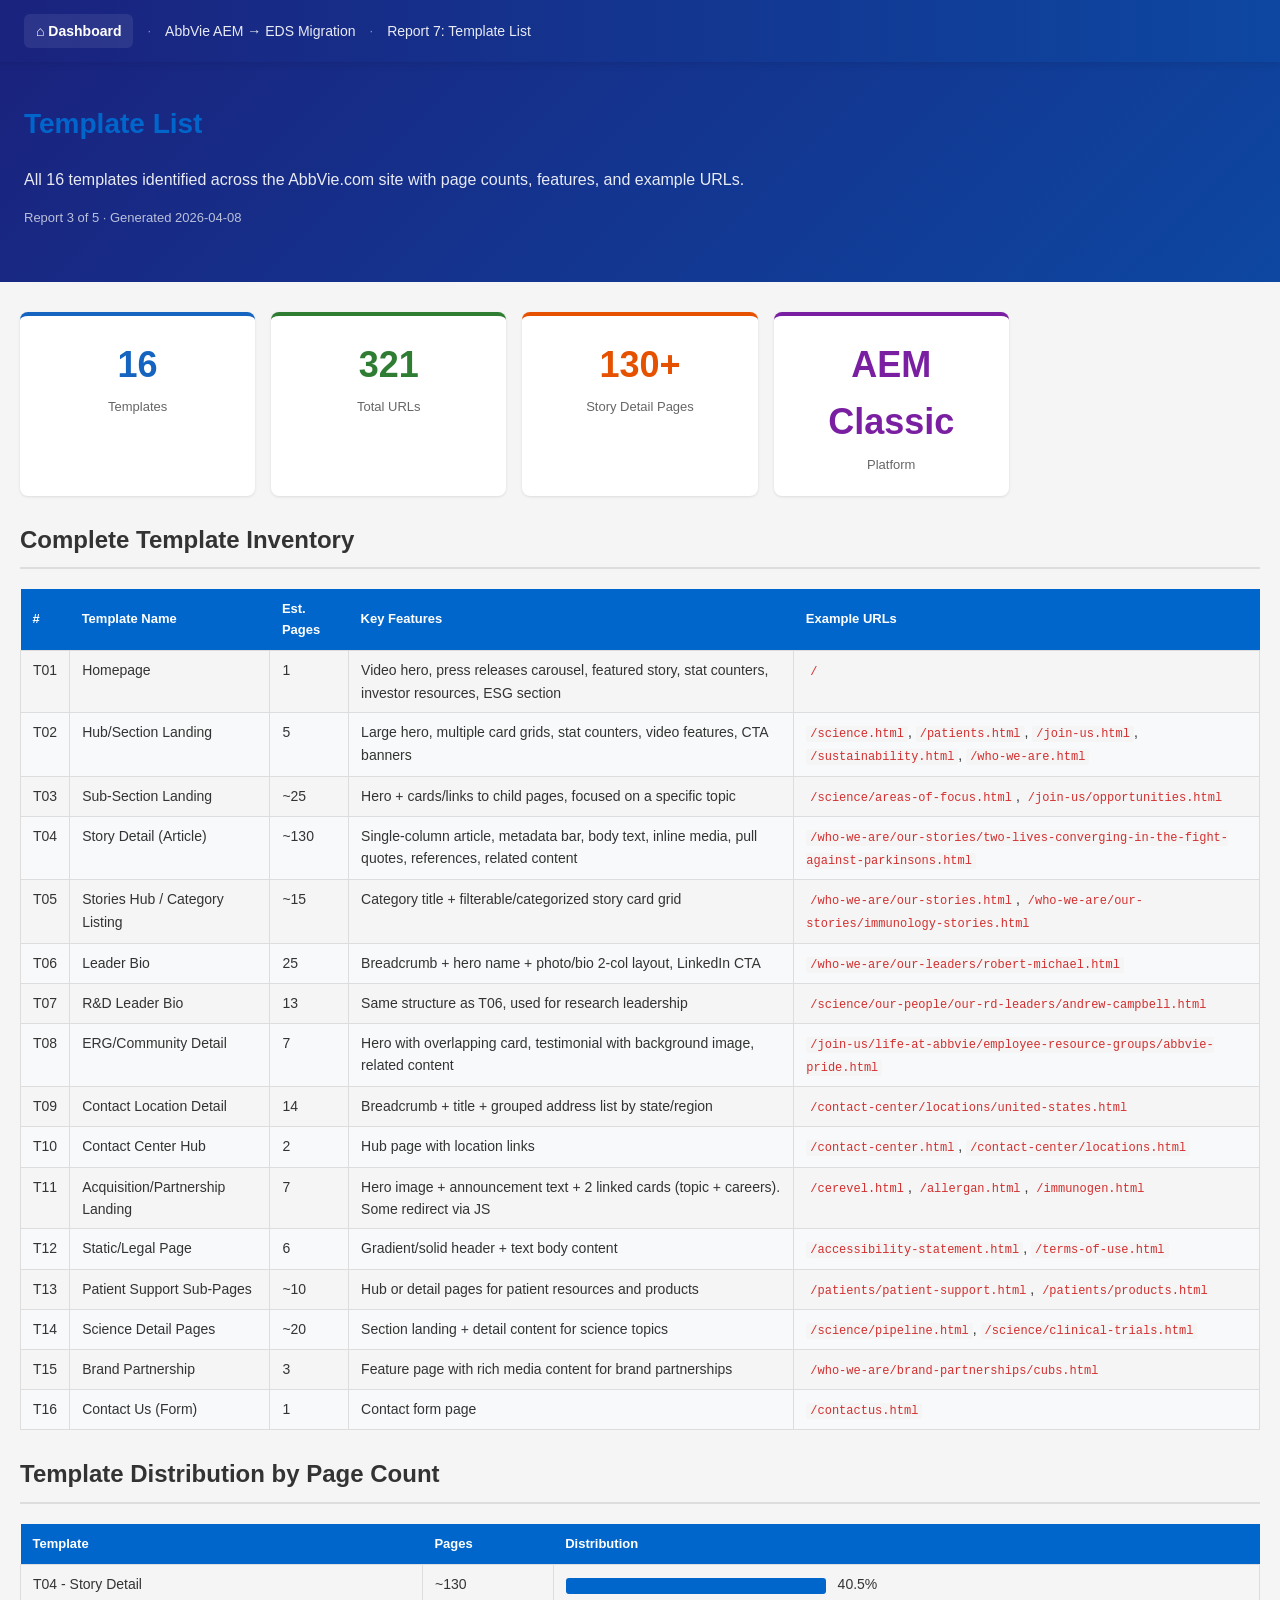
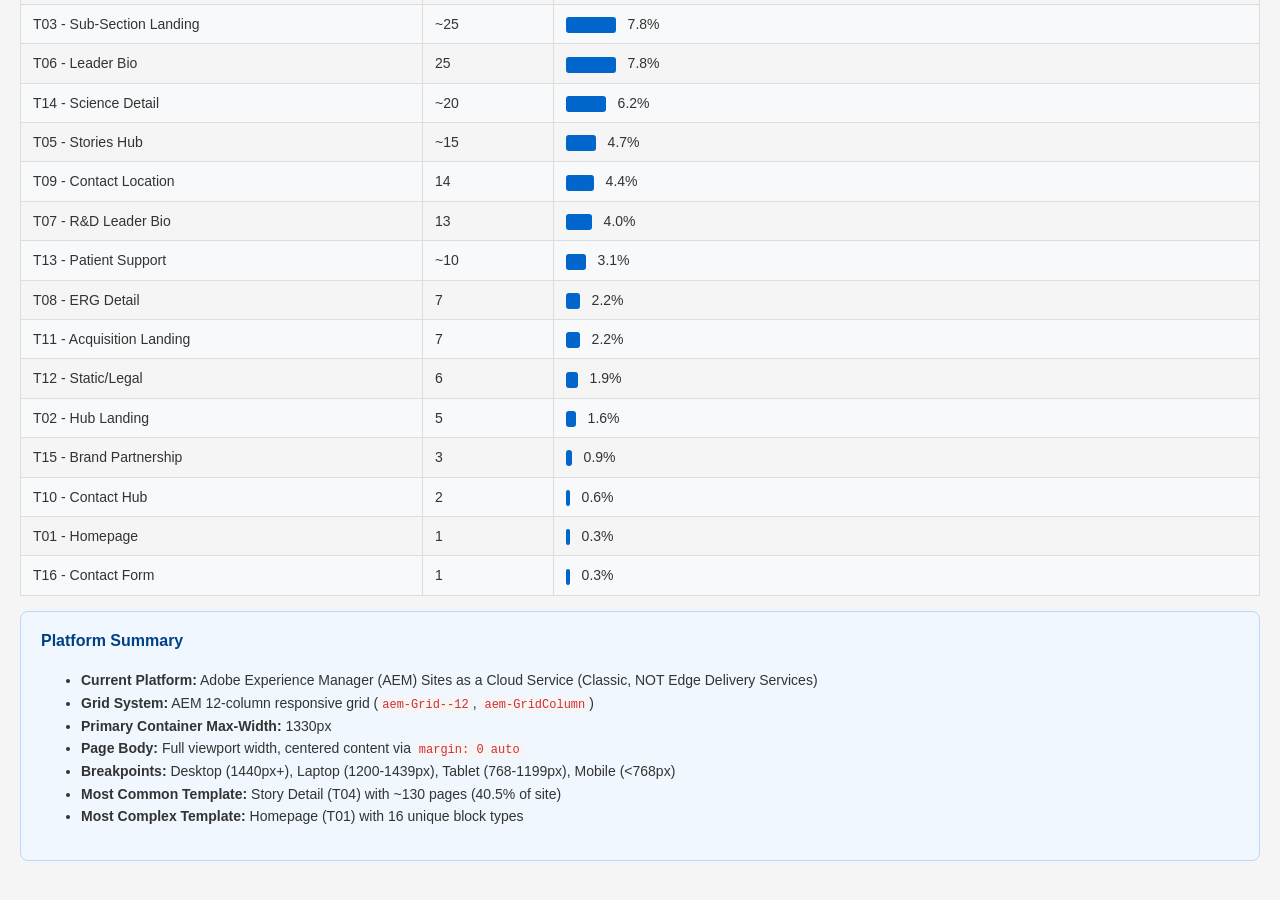
<file: audit/report-7-template-list.html>
<!DOCTYPE html>
<html lang="en">
<head>
<meta charset="UTF-8">
<meta name="viewport" content="width=device-width, initial-scale=1.0">
<title>Report 7: Template List - AbbVie Migration</title>
<link rel="stylesheet" href="report-styles.css">
</head>
<body>

<nav class="top-nav">
  <div class="top-nav-inner">
    <a href="index.html">&#8962; Dashboard</a>
    <span class="sep">&middot;</span>
    <span class="project">AbbVie AEM &rarr; EDS Migration</span>
    <span class="sep">&middot;</span>
    <span class="project">Report 7: Template List</span>
  </div>
</nav>

<div class="report-header">
  <div class="report-header-inner">
    <h1>Template List</h1>
    <p class="subtitle">All 16 templates identified across the AbbVie.com site with page counts, features, and example URLs.</p>
    <p class="meta">Report 3 of 5 &middot; Generated 2026-04-08</p>
  </div>
</div>

<div class="container">

  <div class="stat-cards">
    <div class="stat-card blue">
      <div class="stat-value">16</div>
      <div class="stat-label">Templates</div>
    </div>
    <div class="stat-card green">
      <div class="stat-value">321</div>
      <div class="stat-label">Total URLs</div>
    </div>
    <div class="stat-card orange">
      <div class="stat-value">130+</div>
      <div class="stat-label">Story Detail Pages</div>
    </div>
    <div class="stat-card purple">
      <div class="stat-value">AEM Classic</div>
      <div class="stat-label">Platform</div>
    </div>
  </div>

  <h2>Complete Template Inventory</h2>

  <table>
    <thead>
      <tr>
        <th>#</th>
        <th>Template Name</th>
        <th>Est. Pages</th>
        <th>Key Features</th>
        <th>Example URLs</th>
      </tr>
    </thead>
    <tbody>
      <tr>
        <td>T01</td>
        <td>Homepage</td>
        <td>1</td>
        <td>Video hero, press releases carousel, featured story, stat counters, investor resources, ESG section</td>
        <td><code>/</code></td>
      </tr>
      <tr>
        <td>T02</td>
        <td>Hub/Section Landing</td>
        <td>5</td>
        <td>Large hero, multiple card grids, stat counters, video features, CTA banners</td>
        <td><code>/science.html</code>, <code>/patients.html</code>, <code>/join-us.html</code>, <code>/sustainability.html</code>, <code>/who-we-are.html</code></td>
      </tr>
      <tr>
        <td>T03</td>
        <td>Sub-Section Landing</td>
        <td>~25</td>
        <td>Hero + cards/links to child pages, focused on a specific topic</td>
        <td><code>/science/areas-of-focus.html</code>, <code>/join-us/opportunities.html</code></td>
      </tr>
      <tr>
        <td>T04</td>
        <td>Story Detail (Article)</td>
        <td>~130</td>
        <td>Single-column article, metadata bar, body text, inline media, pull quotes, references, related content</td>
        <td><code>/who-we-are/our-stories/two-lives-converging-in-the-fight-against-parkinsons.html</code></td>
      </tr>
      <tr>
        <td>T05</td>
        <td>Stories Hub / Category Listing</td>
        <td>~15</td>
        <td>Category title + filterable/categorized story card grid</td>
        <td><code>/who-we-are/our-stories.html</code>, <code>/who-we-are/our-stories/immunology-stories.html</code></td>
      </tr>
      <tr>
        <td>T06</td>
        <td>Leader Bio</td>
        <td>25</td>
        <td>Breadcrumb + hero name + photo/bio 2-col layout, LinkedIn CTA</td>
        <td><code>/who-we-are/our-leaders/robert-michael.html</code></td>
      </tr>
      <tr>
        <td>T07</td>
        <td>R&amp;D Leader Bio</td>
        <td>13</td>
        <td>Same structure as T06, used for research leadership</td>
        <td><code>/science/our-people/our-rd-leaders/andrew-campbell.html</code></td>
      </tr>
      <tr>
        <td>T08</td>
        <td>ERG/Community Detail</td>
        <td>7</td>
        <td>Hero with overlapping card, testimonial with background image, related content</td>
        <td><code>/join-us/life-at-abbvie/employee-resource-groups/abbvie-pride.html</code></td>
      </tr>
      <tr>
        <td>T09</td>
        <td>Contact Location Detail</td>
        <td>14</td>
        <td>Breadcrumb + title + grouped address list by state/region</td>
        <td><code>/contact-center/locations/united-states.html</code></td>
      </tr>
      <tr>
        <td>T10</td>
        <td>Contact Center Hub</td>
        <td>2</td>
        <td>Hub page with location links</td>
        <td><code>/contact-center.html</code>, <code>/contact-center/locations.html</code></td>
      </tr>
      <tr>
        <td>T11</td>
        <td>Acquisition/Partnership Landing</td>
        <td>7</td>
        <td>Hero image + announcement text + 2 linked cards (topic + careers). Some redirect via JS</td>
        <td><code>/cerevel.html</code>, <code>/allergan.html</code>, <code>/immunogen.html</code></td>
      </tr>
      <tr>
        <td>T12</td>
        <td>Static/Legal Page</td>
        <td>6</td>
        <td>Gradient/solid header + text body content</td>
        <td><code>/accessibility-statement.html</code>, <code>/terms-of-use.html</code></td>
      </tr>
      <tr>
        <td>T13</td>
        <td>Patient Support Sub-Pages</td>
        <td>~10</td>
        <td>Hub or detail pages for patient resources and products</td>
        <td><code>/patients/patient-support.html</code>, <code>/patients/products.html</code></td>
      </tr>
      <tr>
        <td>T14</td>
        <td>Science Detail Pages</td>
        <td>~20</td>
        <td>Section landing + detail content for science topics</td>
        <td><code>/science/pipeline.html</code>, <code>/science/clinical-trials.html</code></td>
      </tr>
      <tr>
        <td>T15</td>
        <td>Brand Partnership</td>
        <td>3</td>
        <td>Feature page with rich media content for brand partnerships</td>
        <td><code>/who-we-are/brand-partnerships/cubs.html</code></td>
      </tr>
      <tr>
        <td>T16</td>
        <td>Contact Us (Form)</td>
        <td>1</td>
        <td>Contact form page</td>
        <td><code>/contactus.html</code></td>
      </tr>
    </tbody>
  </table>

  <h2>Template Distribution by Page Count</h2>

  <table>
    <thead>
      <tr>
        <th>Template</th>
        <th>Pages</th>
        <th>Distribution</th>
      </tr>
    </thead>
    <tbody>
      <tr>
        <td>T04 - Story Detail</td>
        <td>~130</td>
        <td><span class="bar" style="width:260px"></span> 40.5%</td>
      </tr>
      <tr>
        <td>T03 - Sub-Section Landing</td>
        <td>~25</td>
        <td><span class="bar" style="width:50px"></span> 7.8%</td>
      </tr>
      <tr>
        <td>T06 - Leader Bio</td>
        <td>25</td>
        <td><span class="bar" style="width:50px"></span> 7.8%</td>
      </tr>
      <tr>
        <td>T14 - Science Detail</td>
        <td>~20</td>
        <td><span class="bar" style="width:40px"></span> 6.2%</td>
      </tr>
      <tr>
        <td>T05 - Stories Hub</td>
        <td>~15</td>
        <td><span class="bar" style="width:30px"></span> 4.7%</td>
      </tr>
      <tr>
        <td>T09 - Contact Location</td>
        <td>14</td>
        <td><span class="bar" style="width:28px"></span> 4.4%</td>
      </tr>
      <tr>
        <td>T07 - R&amp;D Leader Bio</td>
        <td>13</td>
        <td><span class="bar" style="width:26px"></span> 4.0%</td>
      </tr>
      <tr>
        <td>T13 - Patient Support</td>
        <td>~10</td>
        <td><span class="bar" style="width:20px"></span> 3.1%</td>
      </tr>
      <tr>
        <td>T08 - ERG Detail</td>
        <td>7</td>
        <td><span class="bar" style="width:14px"></span> 2.2%</td>
      </tr>
      <tr>
        <td>T11 - Acquisition Landing</td>
        <td>7</td>
        <td><span class="bar" style="width:14px"></span> 2.2%</td>
      </tr>
      <tr>
        <td>T12 - Static/Legal</td>
        <td>6</td>
        <td><span class="bar" style="width:12px"></span> 1.9%</td>
      </tr>
      <tr>
        <td>T02 - Hub Landing</td>
        <td>5</td>
        <td><span class="bar" style="width:10px"></span> 1.6%</td>
      </tr>
      <tr>
        <td>T15 - Brand Partnership</td>
        <td>3</td>
        <td><span class="bar" style="width:6px"></span> 0.9%</td>
      </tr>
      <tr>
        <td>T10 - Contact Hub</td>
        <td>2</td>
        <td><span class="bar" style="width:4px"></span> 0.6%</td>
      </tr>
      <tr>
        <td>T01 - Homepage</td>
        <td>1</td>
        <td><span class="bar" style="width:4px"></span> 0.3%</td>
      </tr>
      <tr>
        <td>T16 - Contact Form</td>
        <td>1</td>
        <td><span class="bar" style="width:4px"></span> 0.3%</td>
      </tr>
    </tbody>
  </table>

  <div class="summary-box">
    <h3>Platform Summary</h3>
    <ul>
      <li><strong>Current Platform:</strong> Adobe Experience Manager (AEM) Sites as a Cloud Service (Classic, NOT Edge Delivery Services)</li>
      <li><strong>Grid System:</strong> AEM 12-column responsive grid (<code>aem-Grid--12</code>, <code>aem-GridColumn</code>)</li>
      <li><strong>Primary Container Max-Width:</strong> 1330px</li>
      <li><strong>Page Body:</strong> Full viewport width, centered content via <code>margin: 0 auto</code></li>
      <li><strong>Breakpoints:</strong> Desktop (1440px+), Laptop (1200-1439px), Tablet (768-1199px), Mobile (&lt;768px)</li>
      <li><strong>Most Common Template:</strong> Story Detail (T04) with ~130 pages (40.5% of site)</li>
      <li><strong>Most Complex Template:</strong> Homepage (T01) with 16 unique block types</li>
    </ul>
  </div>

</div>

</body>
</html>
</file>
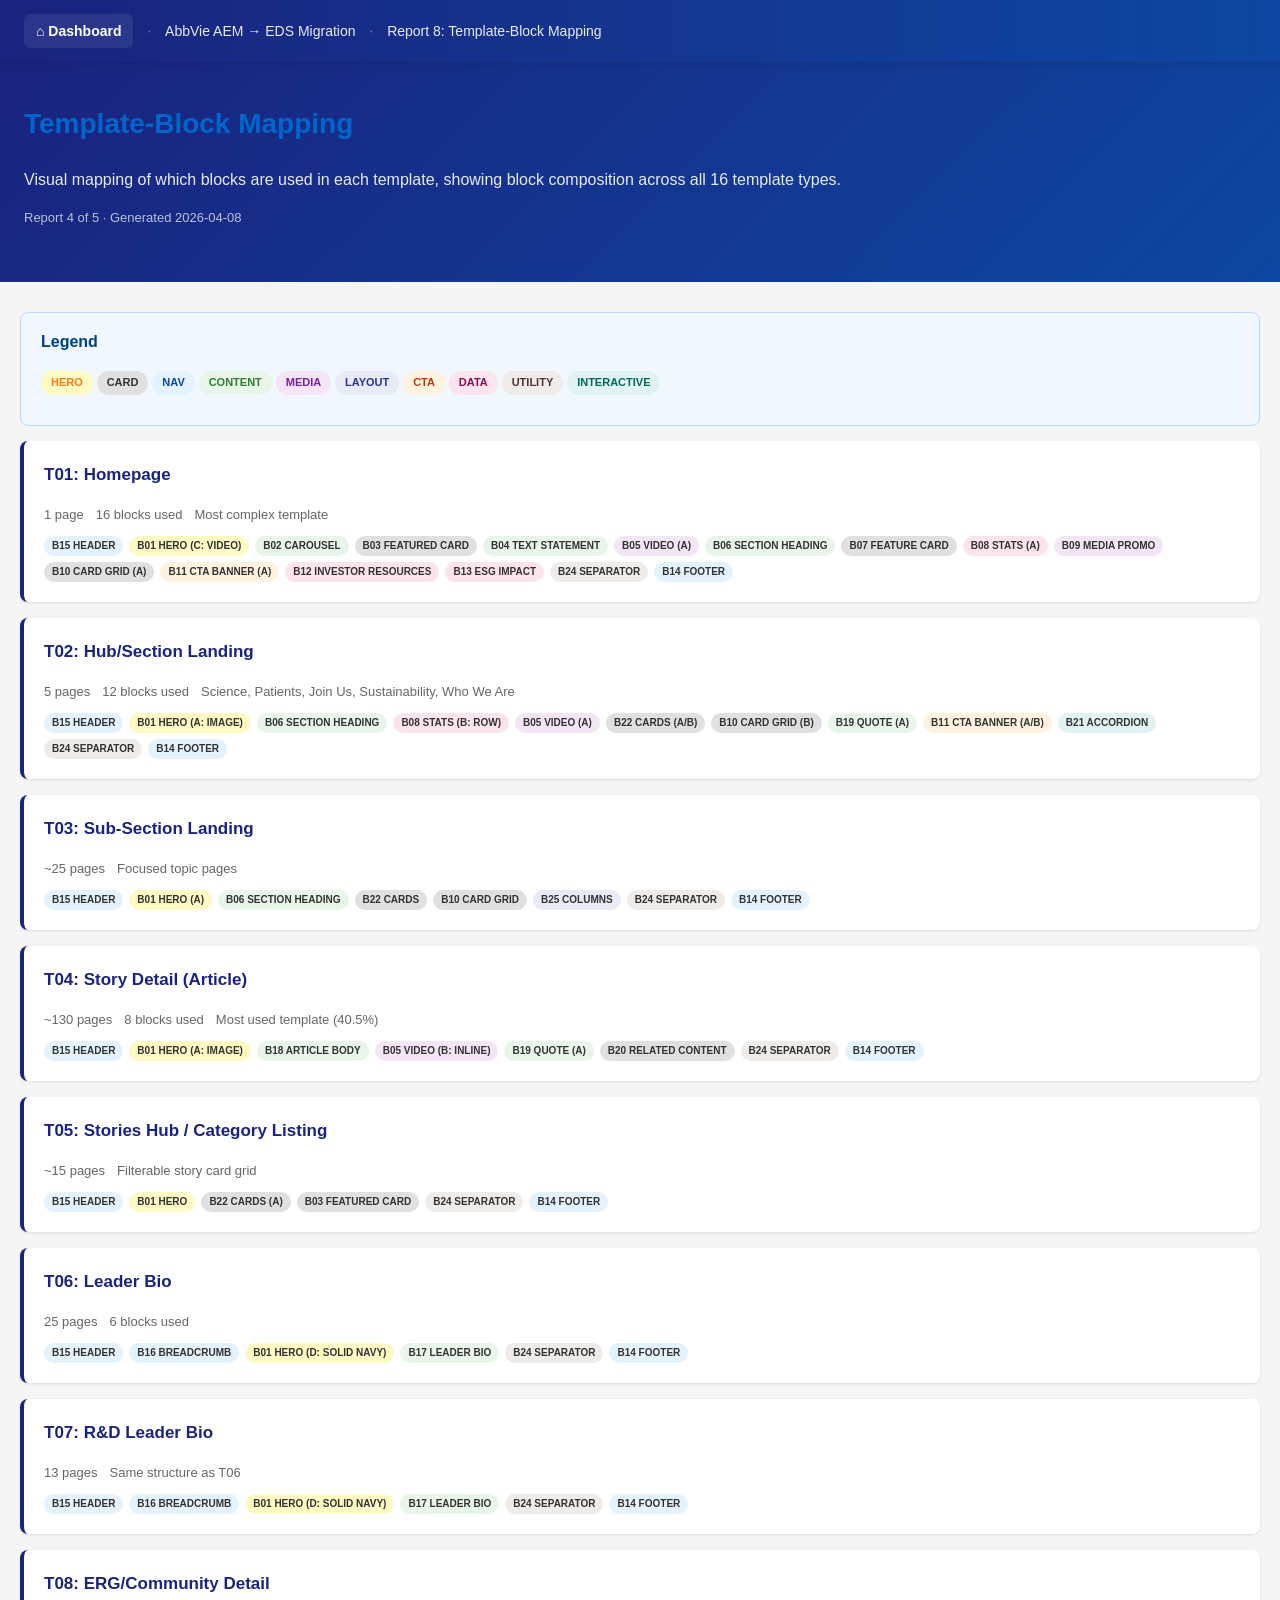
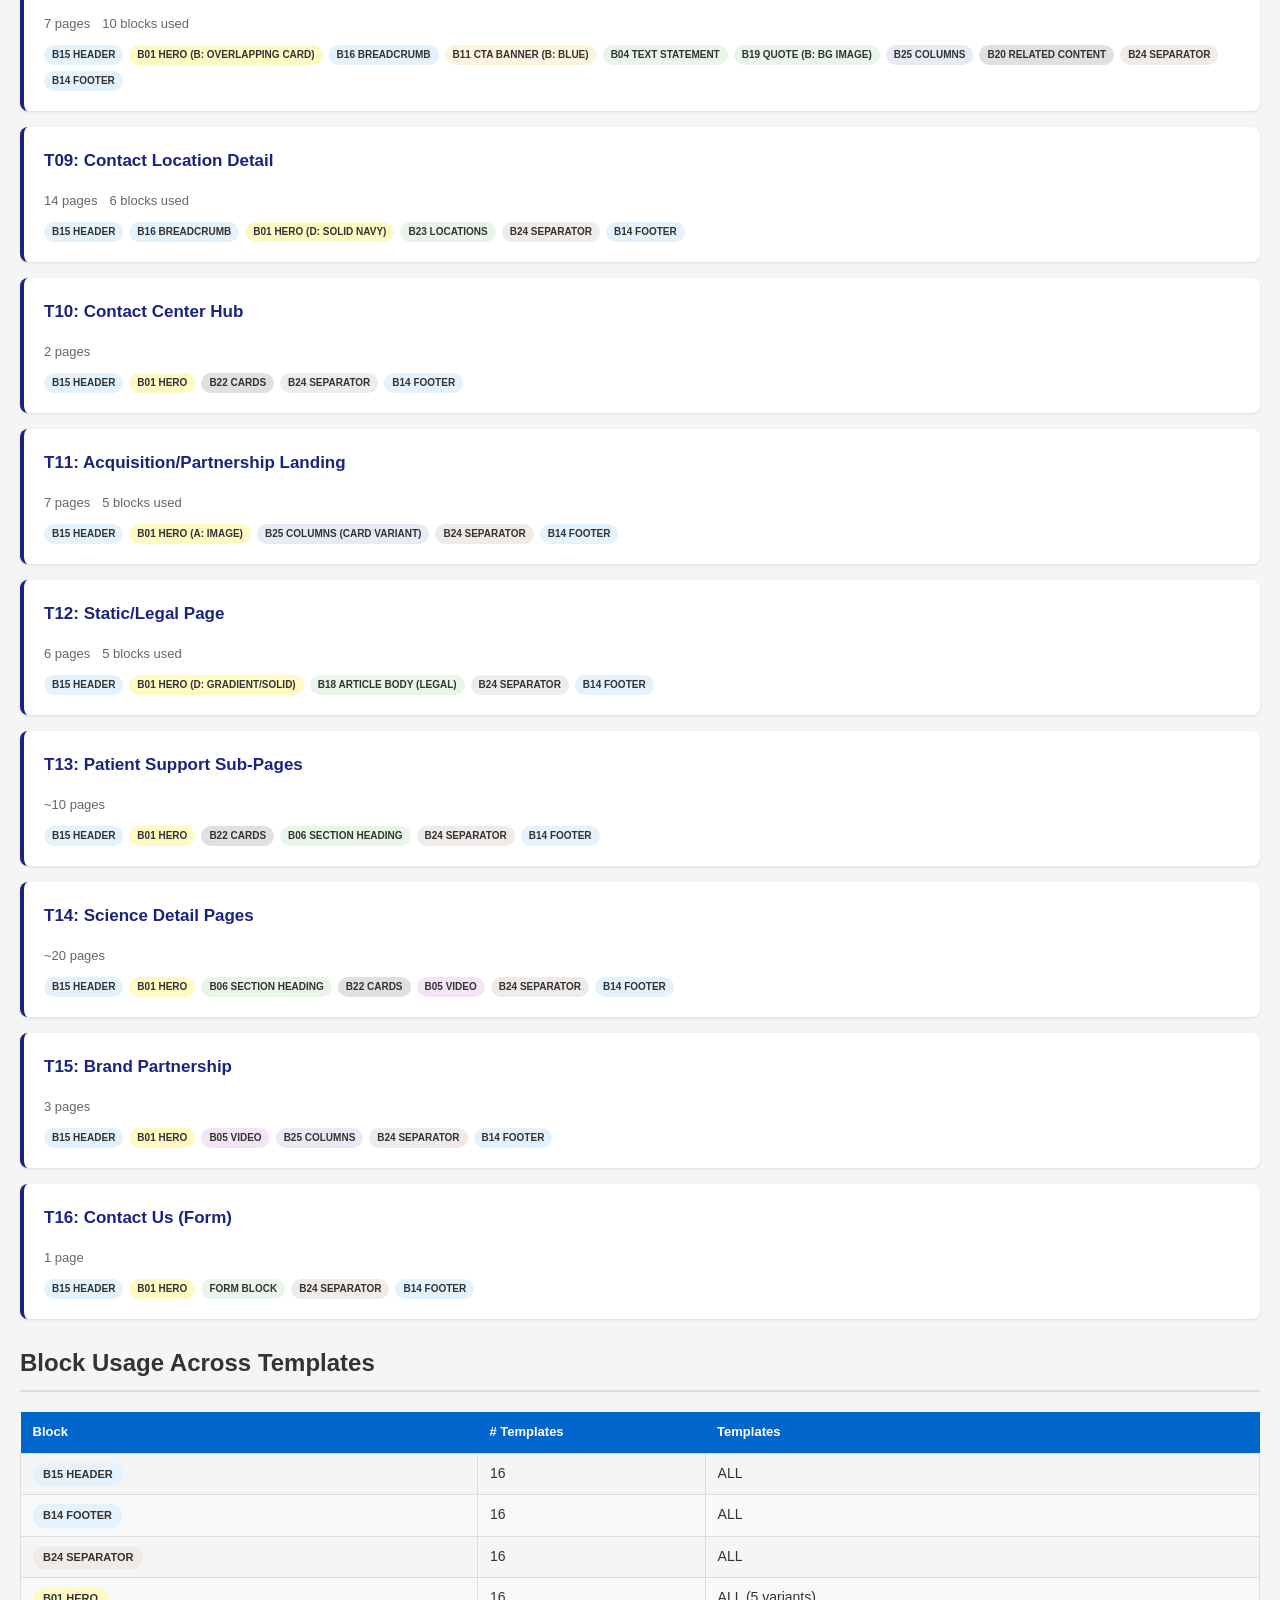
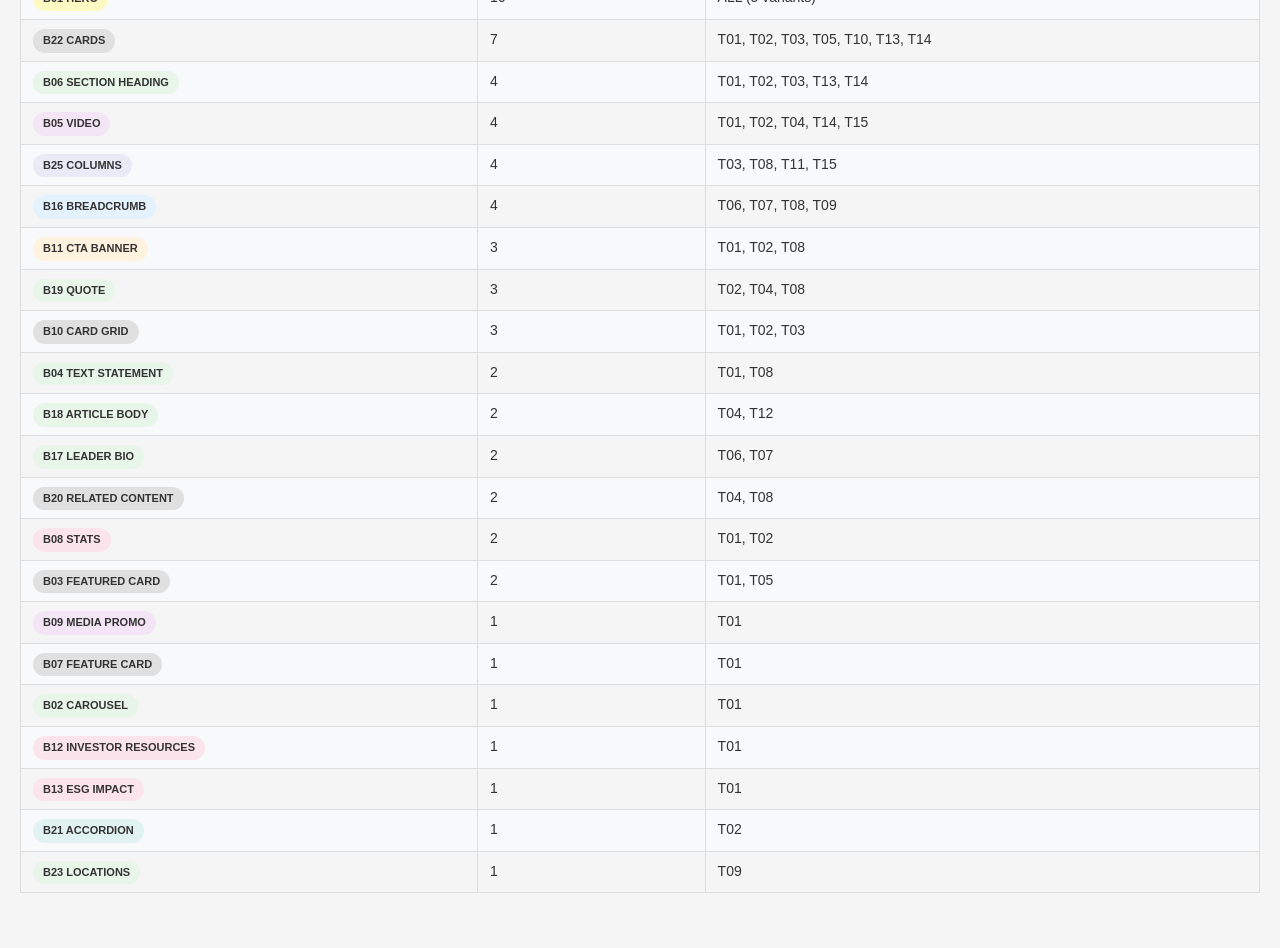
<file: audit/report-8-template-block-mapping.html>
<!DOCTYPE html>
<html lang="en">
<head>
<meta charset="UTF-8">
<meta name="viewport" content="width=device-width, initial-scale=1.0">
<title>Report 8: Template-Block Mapping - AbbVie Migration</title>
<link rel="stylesheet" href="report-styles.css">
</head>
<body>

<nav class="top-nav">
  <div class="top-nav-inner">
    <a href="index.html">&#8962; Dashboard</a>
    <span class="sep">&middot;</span>
    <span class="project">AbbVie AEM &rarr; EDS Migration</span>
    <span class="sep">&middot;</span>
    <span class="project">Report 8: Template-Block Mapping</span>
  </div>
</nav>

<div class="report-header">
  <div class="report-header-inner">
    <h1>Template-Block Mapping</h1>
    <p class="subtitle">Visual mapping of which blocks are used in each template, showing block composition across all 16 template types.</p>
    <p class="meta">Report 4 of 5 &middot; Generated 2026-04-08</p>
  </div>
</div>

<div class="container">

  <div class="summary-box">
    <h3>Legend</h3>
    <p>
      <span class="badge" style="background:#fff9c4;color:#f57f17">Hero</span>
      <span class="badge" style="background:#e0e0e0;color:#333">Card</span>
      <span class="badge" style="background:#e3f2fd;color:#0d47a1">Nav</span>
      <span class="badge" style="background:#e8f5e9;color:#2e7d32">Content</span>
      <span class="badge" style="background:#f3e5f5;color:#7b1fa2">Media</span>
      <span class="badge" style="background:#e8eaf6;color:#283593">Layout</span>
      <span class="badge" style="background:#fff3e0;color:#bf360c">CTA</span>
      <span class="badge" style="background:#fce4ec;color:#880e4f">Data</span>
      <span class="badge" style="background:#efebe9;color:#4e342e">Utility</span>
      <span class="badge" style="background:#e0f2f1;color:#00695c">Interactive</span>
    </p>
  </div>

  <!-- T01: Homepage -->
  <div class="template-card">
    <h3>T01: Homepage</h3>
    <div class="tc-meta">
      <span>1 page</span>
      <span>16 blocks used</span>
      <span>Most complex template</span>
    </div>
    <div class="tc-blocks">
      <span class="badge map-nav">B15 Header</span>
      <span class="badge map-hero">B01 Hero (C: Video)</span>
      <span class="badge map-content">B02 Carousel</span>
      <span class="badge map-card">B03 Featured Card</span>
      <span class="badge map-content">B04 Text Statement</span>
      <span class="badge map-media">B05 Video (A)</span>
      <span class="badge map-content">B06 Section Heading</span>
      <span class="badge map-card">B07 Feature Card</span>
      <span class="badge map-data">B08 Stats (A)</span>
      <span class="badge map-media">B09 Media Promo</span>
      <span class="badge map-card">B10 Card Grid (A)</span>
      <span class="badge map-cta">B11 CTA Banner (A)</span>
      <span class="badge map-data">B12 Investor Resources</span>
      <span class="badge map-data">B13 ESG Impact</span>
      <span class="badge map-utility">B24 Separator</span>
      <span class="badge map-nav">B14 Footer</span>
    </div>
  </div>

  <!-- T02: Hub/Section Landing -->
  <div class="template-card">
    <h3>T02: Hub/Section Landing</h3>
    <div class="tc-meta">
      <span>5 pages</span>
      <span>12 blocks used</span>
      <span>Science, Patients, Join Us, Sustainability, Who We Are</span>
    </div>
    <div class="tc-blocks">
      <span class="badge map-nav">B15 Header</span>
      <span class="badge map-hero">B01 Hero (A: Image)</span>
      <span class="badge map-content">B06 Section Heading</span>
      <span class="badge map-data">B08 Stats (B: Row)</span>
      <span class="badge map-media">B05 Video (A)</span>
      <span class="badge map-card">B22 Cards (A/B)</span>
      <span class="badge map-card">B10 Card Grid (B)</span>
      <span class="badge map-content">B19 Quote (A)</span>
      <span class="badge map-cta">B11 CTA Banner (A/B)</span>
      <span class="badge map-interactive">B21 Accordion</span>
      <span class="badge map-utility">B24 Separator</span>
      <span class="badge map-nav">B14 Footer</span>
    </div>
  </div>

  <!-- T03: Sub-Section Landing -->
  <div class="template-card">
    <h3>T03: Sub-Section Landing</h3>
    <div class="tc-meta">
      <span>~25 pages</span>
      <span>Focused topic pages</span>
    </div>
    <div class="tc-blocks">
      <span class="badge map-nav">B15 Header</span>
      <span class="badge map-hero">B01 Hero (A)</span>
      <span class="badge map-content">B06 Section Heading</span>
      <span class="badge map-card">B22 Cards</span>
      <span class="badge map-card">B10 Card Grid</span>
      <span class="badge map-layout">B25 Columns</span>
      <span class="badge map-utility">B24 Separator</span>
      <span class="badge map-nav">B14 Footer</span>
    </div>
  </div>

  <!-- T04: Story Detail -->
  <div class="template-card">
    <h3>T04: Story Detail (Article)</h3>
    <div class="tc-meta">
      <span>~130 pages</span>
      <span>8 blocks used</span>
      <span>Most used template (40.5%)</span>
    </div>
    <div class="tc-blocks">
      <span class="badge map-nav">B15 Header</span>
      <span class="badge map-hero">B01 Hero (A: Image)</span>
      <span class="badge map-content">B18 Article Body</span>
      <span class="badge map-media">B05 Video (B: Inline)</span>
      <span class="badge map-content">B19 Quote (A)</span>
      <span class="badge map-card">B20 Related Content</span>
      <span class="badge map-utility">B24 Separator</span>
      <span class="badge map-nav">B14 Footer</span>
    </div>
  </div>

  <!-- T05: Stories Hub -->
  <div class="template-card">
    <h3>T05: Stories Hub / Category Listing</h3>
    <div class="tc-meta">
      <span>~15 pages</span>
      <span>Filterable story card grid</span>
    </div>
    <div class="tc-blocks">
      <span class="badge map-nav">B15 Header</span>
      <span class="badge map-hero">B01 Hero</span>
      <span class="badge map-card">B22 Cards (A)</span>
      <span class="badge map-card">B03 Featured Card</span>
      <span class="badge map-utility">B24 Separator</span>
      <span class="badge map-nav">B14 Footer</span>
    </div>
  </div>

  <!-- T06: Leader Bio -->
  <div class="template-card">
    <h3>T06: Leader Bio</h3>
    <div class="tc-meta">
      <span>25 pages</span>
      <span>6 blocks used</span>
    </div>
    <div class="tc-blocks">
      <span class="badge map-nav">B15 Header</span>
      <span class="badge map-nav">B16 Breadcrumb</span>
      <span class="badge map-hero">B01 Hero (D: Solid navy)</span>
      <span class="badge map-content">B17 Leader Bio</span>
      <span class="badge map-utility">B24 Separator</span>
      <span class="badge map-nav">B14 Footer</span>
    </div>
  </div>

  <!-- T07: R&D Leader Bio -->
  <div class="template-card">
    <h3>T07: R&amp;D Leader Bio</h3>
    <div class="tc-meta">
      <span>13 pages</span>
      <span>Same structure as T06</span>
    </div>
    <div class="tc-blocks">
      <span class="badge map-nav">B15 Header</span>
      <span class="badge map-nav">B16 Breadcrumb</span>
      <span class="badge map-hero">B01 Hero (D: Solid navy)</span>
      <span class="badge map-content">B17 Leader Bio</span>
      <span class="badge map-utility">B24 Separator</span>
      <span class="badge map-nav">B14 Footer</span>
    </div>
  </div>

  <!-- T08: ERG Detail -->
  <div class="template-card">
    <h3>T08: ERG/Community Detail</h3>
    <div class="tc-meta">
      <span>7 pages</span>
      <span>10 blocks used</span>
    </div>
    <div class="tc-blocks">
      <span class="badge map-nav">B15 Header</span>
      <span class="badge map-hero">B01 Hero (B: Overlapping card)</span>
      <span class="badge map-nav">B16 Breadcrumb</span>
      <span class="badge map-cta">B11 CTA Banner (B: Blue)</span>
      <span class="badge map-content">B04 Text Statement</span>
      <span class="badge map-content">B19 Quote (B: Bg Image)</span>
      <span class="badge map-layout">B25 Columns</span>
      <span class="badge map-card">B20 Related Content</span>
      <span class="badge map-utility">B24 Separator</span>
      <span class="badge map-nav">B14 Footer</span>
    </div>
  </div>

  <!-- T09: Contact Location -->
  <div class="template-card">
    <h3>T09: Contact Location Detail</h3>
    <div class="tc-meta">
      <span>14 pages</span>
      <span>6 blocks used</span>
    </div>
    <div class="tc-blocks">
      <span class="badge map-nav">B15 Header</span>
      <span class="badge map-nav">B16 Breadcrumb</span>
      <span class="badge map-hero">B01 Hero (D: Solid navy)</span>
      <span class="badge map-content">B23 Locations</span>
      <span class="badge map-utility">B24 Separator</span>
      <span class="badge map-nav">B14 Footer</span>
    </div>
  </div>

  <!-- T10: Contact Hub -->
  <div class="template-card">
    <h3>T10: Contact Center Hub</h3>
    <div class="tc-meta">
      <span>2 pages</span>
    </div>
    <div class="tc-blocks">
      <span class="badge map-nav">B15 Header</span>
      <span class="badge map-hero">B01 Hero</span>
      <span class="badge map-card">B22 Cards</span>
      <span class="badge map-utility">B24 Separator</span>
      <span class="badge map-nav">B14 Footer</span>
    </div>
  </div>

  <!-- T11: Acquisition Landing -->
  <div class="template-card">
    <h3>T11: Acquisition/Partnership Landing</h3>
    <div class="tc-meta">
      <span>7 pages</span>
      <span>5 blocks used</span>
    </div>
    <div class="tc-blocks">
      <span class="badge map-nav">B15 Header</span>
      <span class="badge map-hero">B01 Hero (A: Image)</span>
      <span class="badge map-layout">B25 Columns (Card variant)</span>
      <span class="badge map-utility">B24 Separator</span>
      <span class="badge map-nav">B14 Footer</span>
    </div>
  </div>

  <!-- T12: Static/Legal -->
  <div class="template-card">
    <h3>T12: Static/Legal Page</h3>
    <div class="tc-meta">
      <span>6 pages</span>
      <span>5 blocks used</span>
    </div>
    <div class="tc-blocks">
      <span class="badge map-nav">B15 Header</span>
      <span class="badge map-hero">B01 Hero (D: Gradient/solid)</span>
      <span class="badge map-content">B18 Article Body (Legal)</span>
      <span class="badge map-utility">B24 Separator</span>
      <span class="badge map-nav">B14 Footer</span>
    </div>
  </div>

  <!-- T13: Patient Support -->
  <div class="template-card">
    <h3>T13: Patient Support Sub-Pages</h3>
    <div class="tc-meta">
      <span>~10 pages</span>
    </div>
    <div class="tc-blocks">
      <span class="badge map-nav">B15 Header</span>
      <span class="badge map-hero">B01 Hero</span>
      <span class="badge map-card">B22 Cards</span>
      <span class="badge map-content">B06 Section Heading</span>
      <span class="badge map-utility">B24 Separator</span>
      <span class="badge map-nav">B14 Footer</span>
    </div>
  </div>

  <!-- T14: Science Detail -->
  <div class="template-card">
    <h3>T14: Science Detail Pages</h3>
    <div class="tc-meta">
      <span>~20 pages</span>
    </div>
    <div class="tc-blocks">
      <span class="badge map-nav">B15 Header</span>
      <span class="badge map-hero">B01 Hero</span>
      <span class="badge map-content">B06 Section Heading</span>
      <span class="badge map-card">B22 Cards</span>
      <span class="badge map-media">B05 Video</span>
      <span class="badge map-utility">B24 Separator</span>
      <span class="badge map-nav">B14 Footer</span>
    </div>
  </div>

  <!-- T15: Brand Partnership -->
  <div class="template-card">
    <h3>T15: Brand Partnership</h3>
    <div class="tc-meta">
      <span>3 pages</span>
    </div>
    <div class="tc-blocks">
      <span class="badge map-nav">B15 Header</span>
      <span class="badge map-hero">B01 Hero</span>
      <span class="badge map-media">B05 Video</span>
      <span class="badge map-layout">B25 Columns</span>
      <span class="badge map-utility">B24 Separator</span>
      <span class="badge map-nav">B14 Footer</span>
    </div>
  </div>

  <!-- T16: Contact Form -->
  <div class="template-card">
    <h3>T16: Contact Us (Form)</h3>
    <div class="tc-meta">
      <span>1 page</span>
    </div>
    <div class="tc-blocks">
      <span class="badge map-nav">B15 Header</span>
      <span class="badge map-hero">B01 Hero</span>
      <span class="badge map-content">Form Block</span>
      <span class="badge map-utility">B24 Separator</span>
      <span class="badge map-nav">B14 Footer</span>
    </div>
  </div>

  <h2>Block Usage Across Templates</h2>

  <table>
    <thead>
      <tr>
        <th>Block</th>
        <th># Templates</th>
        <th>Templates</th>
      </tr>
    </thead>
    <tbody>
      <tr>
        <td><span class="badge map-nav">B15 Header</span></td>
        <td>16</td>
        <td>ALL</td>
      </tr>
      <tr>
        <td><span class="badge map-nav">B14 Footer</span></td>
        <td>16</td>
        <td>ALL</td>
      </tr>
      <tr>
        <td><span class="badge map-utility">B24 Separator</span></td>
        <td>16</td>
        <td>ALL</td>
      </tr>
      <tr>
        <td><span class="badge map-hero">B01 Hero</span></td>
        <td>16</td>
        <td>ALL (5 variants)</td>
      </tr>
      <tr>
        <td><span class="badge map-card">B22 Cards</span></td>
        <td>7</td>
        <td>T01, T02, T03, T05, T10, T13, T14</td>
      </tr>
      <tr>
        <td><span class="badge map-content">B06 Section Heading</span></td>
        <td>4</td>
        <td>T01, T02, T03, T13, T14</td>
      </tr>
      <tr>
        <td><span class="badge map-media">B05 Video</span></td>
        <td>4</td>
        <td>T01, T02, T04, T14, T15</td>
      </tr>
      <tr>
        <td><span class="badge map-layout">B25 Columns</span></td>
        <td>4</td>
        <td>T03, T08, T11, T15</td>
      </tr>
      <tr>
        <td><span class="badge map-nav">B16 Breadcrumb</span></td>
        <td>4</td>
        <td>T06, T07, T08, T09</td>
      </tr>
      <tr>
        <td><span class="badge map-cta">B11 CTA Banner</span></td>
        <td>3</td>
        <td>T01, T02, T08</td>
      </tr>
      <tr>
        <td><span class="badge map-content">B19 Quote</span></td>
        <td>3</td>
        <td>T02, T04, T08</td>
      </tr>
      <tr>
        <td><span class="badge map-card">B10 Card Grid</span></td>
        <td>3</td>
        <td>T01, T02, T03</td>
      </tr>
      <tr>
        <td><span class="badge map-content">B04 Text Statement</span></td>
        <td>2</td>
        <td>T01, T08</td>
      </tr>
      <tr>
        <td><span class="badge map-content">B18 Article Body</span></td>
        <td>2</td>
        <td>T04, T12</td>
      </tr>
      <tr>
        <td><span class="badge map-content">B17 Leader Bio</span></td>
        <td>2</td>
        <td>T06, T07</td>
      </tr>
      <tr>
        <td><span class="badge map-card">B20 Related Content</span></td>
        <td>2</td>
        <td>T04, T08</td>
      </tr>
      <tr>
        <td><span class="badge map-data">B08 Stats</span></td>
        <td>2</td>
        <td>T01, T02</td>
      </tr>
      <tr>
        <td><span class="badge map-card">B03 Featured Card</span></td>
        <td>2</td>
        <td>T01, T05</td>
      </tr>
      <tr>
        <td><span class="badge map-media">B09 Media Promo</span></td>
        <td>1</td>
        <td>T01</td>
      </tr>
      <tr>
        <td><span class="badge map-card">B07 Feature Card</span></td>
        <td>1</td>
        <td>T01</td>
      </tr>
      <tr>
        <td><span class="badge map-content">B02 Carousel</span></td>
        <td>1</td>
        <td>T01</td>
      </tr>
      <tr>
        <td><span class="badge map-data">B12 Investor Resources</span></td>
        <td>1</td>
        <td>T01</td>
      </tr>
      <tr>
        <td><span class="badge map-data">B13 ESG Impact</span></td>
        <td>1</td>
        <td>T01</td>
      </tr>
      <tr>
        <td><span class="badge map-interactive">B21 Accordion</span></td>
        <td>1</td>
        <td>T02</td>
      </tr>
      <tr>
        <td><span class="badge map-content">B23 Locations</span></td>
        <td>1</td>
        <td>T09</td>
      </tr>
    </tbody>
  </table>

</div>

</body>
</html>
</file>
<file: audit/report-styles.css>
/* ========================================
   AbbVie AEM → EDS Migration Reports
   Shared Stylesheet
   ======================================== */

/* Reset & Base */
*{box-sizing:border-box}
body{font-family:-apple-system,BlinkMacSystemFont,'Segoe UI',Roboto,sans-serif;margin:0;background:#f5f5f5;color:#333;line-height:1.6;overflow-x:hidden}
a{color:#1565c0;text-decoration:none}
a:hover{text-decoration:underline}
code{background:#f5f5f5;padding:1px 4px;border-radius:3px;font-size:12px;color:#d32f2f}

/* Container */
.container{max-width:1400px;margin:0 auto;padding:0 20px 40px}

/* Sticky Top Navigation */
.top-nav{background:linear-gradient(90deg,#1a237e 0%,#0d47a1 100%);box-shadow:0 2px 8px rgba(0,0,0,.1);position:sticky;top:0;z-index:1000;width:100%}
.top-nav-inner{max-width:1440px;margin:0 auto;padding:14px 24px;display:flex;align-items:center;gap:14px;flex-wrap:wrap}
.top-nav a{color:#fff;text-decoration:none;font-size:14px;font-weight:600;display:inline-flex;align-items:center;gap:8px;padding:6px 12px;border-radius:6px;transition:all .2s;background:rgba(255,255,255,.08)}
.top-nav a:hover{background:rgba(255,255,255,.2);color:#fff;text-decoration:none}
.top-nav .sep{color:rgba(255,255,255,.5);font-size:13px}
.top-nav .project{color:rgba(255,255,255,.9);font-size:14px;font-weight:500}

/* Report Header */
.report-header{background:linear-gradient(135deg,#1a237e 0%,#0d47a1 100%);color:#fff;width:100vw;margin-left:calc(50% - 50vw);margin-right:calc(50% - 50vw);margin-bottom:30px;padding:40px 24px}
.report-header-inner{max-width:1400px;margin:0 auto}
.report-header h1{margin:0 0 10px;font-size:28px;border:none}
.report-header .subtitle{opacity:.9;font-size:16px;margin:0}
.report-header .meta{margin-top:15px;font-size:13px;opacity:.7}

/* Section Headers */
h1{color:#0066cc;border-bottom:3px solid #0066cc;padding-bottom:10px;margin-top:30px}
h2{color:#333;border-bottom:2px solid #ddd;padding-bottom:8px;margin-top:25px}
h3{color:#555}

/* Cards Grid */
.cards-grid{display:grid;grid-template-columns:repeat(auto-fill,minmax(380px,1fr));gap:20px;margin:20px 0}
.card{background:#fff;border-radius:8px;padding:24px;box-shadow:0 1px 3px rgba(0,0,0,.1);border-top:4px solid #1a237e;transition:all .2s}
.card:hover{box-shadow:0 4px 12px rgba(0,0,0,.15);transform:translateY(-2px)}
.card h3{margin-top:0;font-size:18px;color:#1a237e}
.card p{color:#666;font-size:14px;margin:8px 0}
.card .card-meta{font-size:12px;color:#888;margin-top:12px}

/* Stat Cards */
.stat-cards{display:grid;grid-template-columns:repeat(auto-fill,minmax(200px,1fr));gap:16px;margin:20px 0}
.stat-card{background:#fff;border-radius:8px;padding:20px;text-align:center;box-shadow:0 1px 3px rgba(0,0,0,.1)}
.stat-card .stat-value{font-size:36px;font-weight:700;color:#1a237e}
.stat-card .stat-label{font-size:13px;color:#666;margin-top:4px}

/* Stat Cards colored variants */
.stat-card.blue{border-top:4px solid #1565c0}
.stat-card.blue .stat-value{color:#1565c0}
.stat-card.green{border-top:4px solid #2e7d32}
.stat-card.green .stat-value{color:#2e7d32}
.stat-card.orange{border-top:4px solid #e65100}
.stat-card.orange .stat-value{color:#e65100}
.stat-card.purple{border-top:4px solid #7b1fa2}
.stat-card.purple .stat-value{color:#7b1fa2}

/* Tables */
table{width:100%;border-collapse:collapse;margin:15px 0;font-size:14px}
th{background:#0066cc;color:#fff;text-align:left;padding:10px 12px;font-size:13px;font-weight:600}
td{padding:8px 12px;border:1px solid #ddd;vertical-align:top}
tr:nth-child(even){background:#f8f9fa}
table.st th{background:#f5f5f5;color:#333;border:1px solid #e0e0e0}
table.st td{border:1px solid #e0e0e0}
table.at th{background:#f5f5f5;color:#333;border:1px solid #e0e0e0}
table.at td{border:1px solid #e0e0e0}

/* Badges */
.badge{padding:3px 10px;border-radius:12px;font-size:11px;font-weight:600;text-transform:uppercase;display:inline-block}
.badge-p0{background:#fce4ec;color:#c62828}
.badge-p1{background:#fff3e0;color:#e65100}
.badge-p2{background:#e3f2fd;color:#1565c0}
.badge-p3{background:#f5f5f5;color:#666}
.badge-hero{background:#fff9c4;color:#f57f17}
.badge-card{background:#e0e0e0;color:#333}
.badge-layout{background:#e8eaf6;color:#283593}
.badge-nav{background:#e3f2fd;color:#0d47a1}
.badge-content{background:#e8f5e9;color:#2e7d32}
.badge-media{background:#f3e5f5;color:#7b1fa2}
.badge-interactive{background:#e0f2f1;color:#00695c}
.badge-data{background:#fce4ec;color:#880e4f}
.badge-cta{background:#fff3e0;color:#bf360c}
.badge-utility{background:#efebe9;color:#4e342e}

/* Priority badges */
.priority{padding:2px 8px;border-radius:4px;font-size:11px;font-weight:600}
.priority-p0{background:#fce4ec;color:#c62828}
.priority-p1{background:#fff3e0;color:#e65100}
.priority-p2{background:#e3f2fd;color:#1565c0}
.priority-p3{background:#f5f5f5;color:#666}

/* Block Section (functional docs) */
.bs{background:#fff;border-radius:8px;margin-bottom:30px;box-shadow:0 1px 3px rgba(0,0,0,.1);overflow:hidden}
.bh{background:#1a237e;color:#fff;padding:20px 30px}
.bh h2{margin:0;font-size:22px;color:#fff;border:none;padding:0}
.bm{display:flex;gap:15px;margin-top:8px;font-size:13px;opacity:.85;flex-wrap:wrap}
.bm span{background:rgba(255,255,255,.15);padding:2px 10px;border-radius:12px}
.bb{padding:30px}
.bo{background:#f8f9ff;padding:20px;border-radius:8px;margin-bottom:25px;border-left:4px solid #1a237e;font-size:14px;line-height:1.7}

/* Variant Container */
.vc2{border:1px solid #e0e0e0;border-radius:8px;margin-bottom:25px;overflow:hidden}
.vh{background:#e8eaf6;padding:15px 20px;border-bottom:1px solid #c5cae9;display:flex;justify-content:space-between;align-items:center;flex-wrap:wrap;gap:8px}
.vh h3{margin:0;color:#283593;font-size:17px}
.vb2{display:flex;gap:8px;flex-wrap:wrap}
.vbd{padding:20px}
.desc{margin-bottom:20px;color:#555;font-size:15px}

/* Detail Section */
.ds{margin-bottom:20px}
.ds h4{color:#1a237e;margin:0 0 10px;font-size:14px;text-transform:uppercase;letter-spacing:.5px;border-bottom:1px solid #e8eaf6;padding-bottom:6px}

/* Checklists */
ul.cl{list-style:none;padding:0}
ul.cl li{padding:5px 0;font-size:14px}
ul.cl li::before{content:'☐ ';color:#1a237e;font-weight:700}

/* Accessibility List */
ul.al{list-style:none;padding:0}
ul.al li{padding:4px 0;font-size:13px}
ul.al li::before{content:'♿ '}

/* Responsive Grid */
.rg{display:grid;grid-template-columns:1fr 1fr 1fr;gap:15px}
.rc{border:1px solid #e0e0e0;border-radius:6px;padding:15px}
.rc h5{margin:0 0 8px;font-size:13px;color:#1a237e}
.rc .bp{font-size:11px;color:#888;margin:0 0 8px}
.rc ul{margin:0;padding-left:18px;font-size:13px}

/* Interactions Grid */
.ig{display:grid;grid-template-columns:1fr 1fr;gap:12px}
.ii{background:#fafafa;padding:12px;border-radius:6px;border:1px solid #eee}
.ii .tp{font-weight:600;font-size:13px;color:#333;margin-bottom:4px}
.ii .dt{font-size:13px;color:#666}

/* Authoring table */
.req{color:#d32f2f;font-weight:600}
.opt{color:#666}

/* Reference Links */
.rl{display:flex;flex-wrap:wrap;gap:8px}
.rl a{display:inline-block;padding:4px 12px;background:#e3f2fd;color:#1565c0;border-radius:4px;font-size:12px;text-decoration:none}
.rl a:hover{background:#bbdefb}

/* Screenshot */
.screenshot-thumb{max-width:300px;max-height:180px;border:1px solid #ddd;border-radius:4px;margin-top:10px}

/* TOC */
.toc{background:#fff;padding:30px;border-radius:8px;margin-bottom:30px;box-shadow:0 1px 3px rgba(0,0,0,.1)}
.toc h2{margin-top:0;color:#1a237e;border-bottom:2px solid #e8eaf6;padding-bottom:10px}
.toc ul{list-style:none;padding:0}
.toc li{padding:4px 0}
.toc li a{color:#1565c0}
.toc li.sub{margin-left:24px;font-size:14px}
.toc .vc{color:#888;font-size:13px;margin-left:6px}

/* Summary Box */
.summary-box{background:#f0f7ff;border:1px solid #b8daff;border-radius:8px;padding:16px 20px;margin:15px 0}
.summary-box h3{color:#004085;margin-top:0;font-size:16px}
.summary-box p,.summary-box li{font-size:14px}

/* Bar chart */
.bar{display:inline-block;height:16px;background:#0066cc;border-radius:3px;margin-right:8px;vertical-align:middle;min-width:4px}

/* Template card */
.template-card{background:#fff;border-radius:8px;padding:20px;margin-bottom:16px;box-shadow:0 1px 3px rgba(0,0,0,.1);border-left:4px solid #1a237e}
.template-card h3{margin-top:0;color:#1a237e;font-size:17px}
.template-card .tc-meta{display:flex;gap:12px;flex-wrap:wrap;font-size:13px;color:#666;margin:8px 0}
.template-card .tc-blocks{display:flex;flex-wrap:wrap;gap:6px;margin-top:10px}
.template-card .tc-blocks .badge{font-size:10px;padding:2px 8px}

/* Mapping table colors */
.map-hero{background:#fff9c4}
.map-card{background:#e0e0e0}
.map-nav{background:#e3f2fd}
.map-content{background:#e8f5e9}
.map-media{background:#f3e5f5}
.map-layout{background:#e8eaf6}
.map-cta{background:#fff3e0}
.map-data{background:#fce4ec}
.map-utility{background:#efebe9}
.map-interactive{background:#e0f2f1}

/* Category sections in dashboard */
.category-section{margin-top:30px}
.category-section h2{color:#1a237e;font-size:20px}

/* Dashboard report links */
.report-link{display:block;padding:16px 20px;background:#fff;border-radius:8px;margin-bottom:10px;box-shadow:0 1px 3px rgba(0,0,0,.1);border-left:4px solid #1a237e;transition:all .2s;text-decoration:none;color:#333}
.report-link:hover{box-shadow:0 4px 12px rgba(0,0,0,.15);transform:translateY(-1px);text-decoration:none}
.report-link .rl-title{font-weight:600;font-size:15px;color:#1a237e}
.report-link .rl-desc{font-size:13px;color:#666;margin-top:4px}
.report-link .rl-meta{font-size:11px;color:#999;margin-top:6px}

/* Print */
@media print{body{background:#fff}.top-nav{display:none}.bs{break-inside:avoid}}

/* Responsive */
@media(max-width:1024px){.rg{grid-template-columns:1fr 1fr}.cards-grid{grid-template-columns:1fr}}
@media(max-width:768px){.rg{grid-template-columns:1fr}.ig{grid-template-columns:1fr}.stat-cards{grid-template-columns:1fr 1fr}.cards-grid{grid-template-columns:1fr}}
</file>
